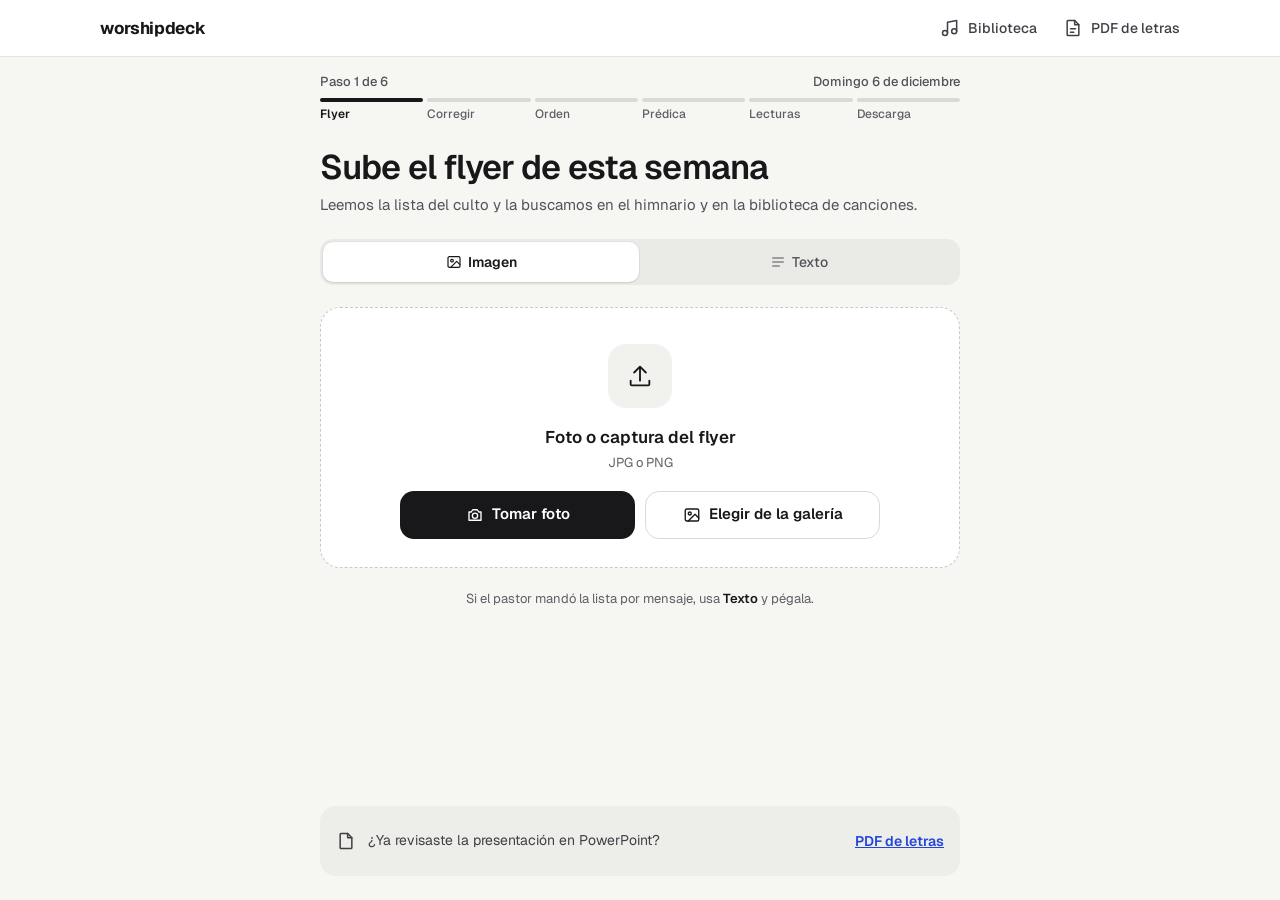
<file: web/index.html>
<!doctype html>
<html lang="es">
<head>
<meta charset="utf-8">
<meta name="viewport" content="width=device-width, initial-scale=1">
<title>worshipdeck</title>
<link rel="preconnect" href="https://fonts.googleapis.com">
<link rel="preconnect" href="https://fonts.gstatic.com" crossorigin>
<link rel="stylesheet" href="https://fonts.googleapis.com/css2?family=Geist:wght@400;500;600;700&family=Oswald:wght@500;600&display=swap">
<link rel="stylesheet" href="app.css">
</head>
<body>
<div class="wd" style="min-height: 100vh; display: flex; flex-direction: column; background: #F6F6F3">
  <header style="background: #FFFFFF; border-bottom: 1px solid #E3E3DF">
    <div class="wrap-wide" style="display: flex; align-items: center; justify-content: space-between; padding: 6px 8px 6px 20px">
      <a href="#/flyer" style="font: 700 17px/1 var(--g); letter-spacing: -0.02em; color: #18181B; text-decoration: none">worshipdeck</a>
      <nav style="display: flex; gap: 2px" aria-label="Secciones">
        <a class="icon-btn nav-a" href="#/biblioteca" aria-label="Biblioteca de canciones"><svg width="20" height="20" viewBox="0 0 24 24" fill="none" stroke="currentColor" stroke-width="1.8" stroke-linecap="round" stroke-linejoin="round" aria-hidden="true"><path d="M9 18V5l11-2v13"></path><circle cx="6" cy="18" r="3"></circle><circle cx="17" cy="16" r="3"></circle></svg><span class="navlabel">Biblioteca</span></a>
        <a class="icon-btn nav-a" href="#/letras" aria-label="PDF de letras"><svg width="20" height="20" viewBox="0 0 24 24" fill="none" stroke="currentColor" stroke-width="1.8" stroke-linecap="round" stroke-linejoin="round" aria-hidden="true"><path d="M14 3H6a1 1 0 0 0-1 1v16a1 1 0 0 0 1 1h12a1 1 0 0 0 1-1V8z"></path><path d="M14 3v5h5"></path><path d="M9 13h6M9 17h4"></path></svg><span class="navlabel">PDF de letras</span></a>
      </nav>
    </div>
  </header>
  <div id="app" style="flex: 1; display: flex; flex-direction: column"></div>
</div>
<script src="app.js"></script>
</body>
</html>
</file>
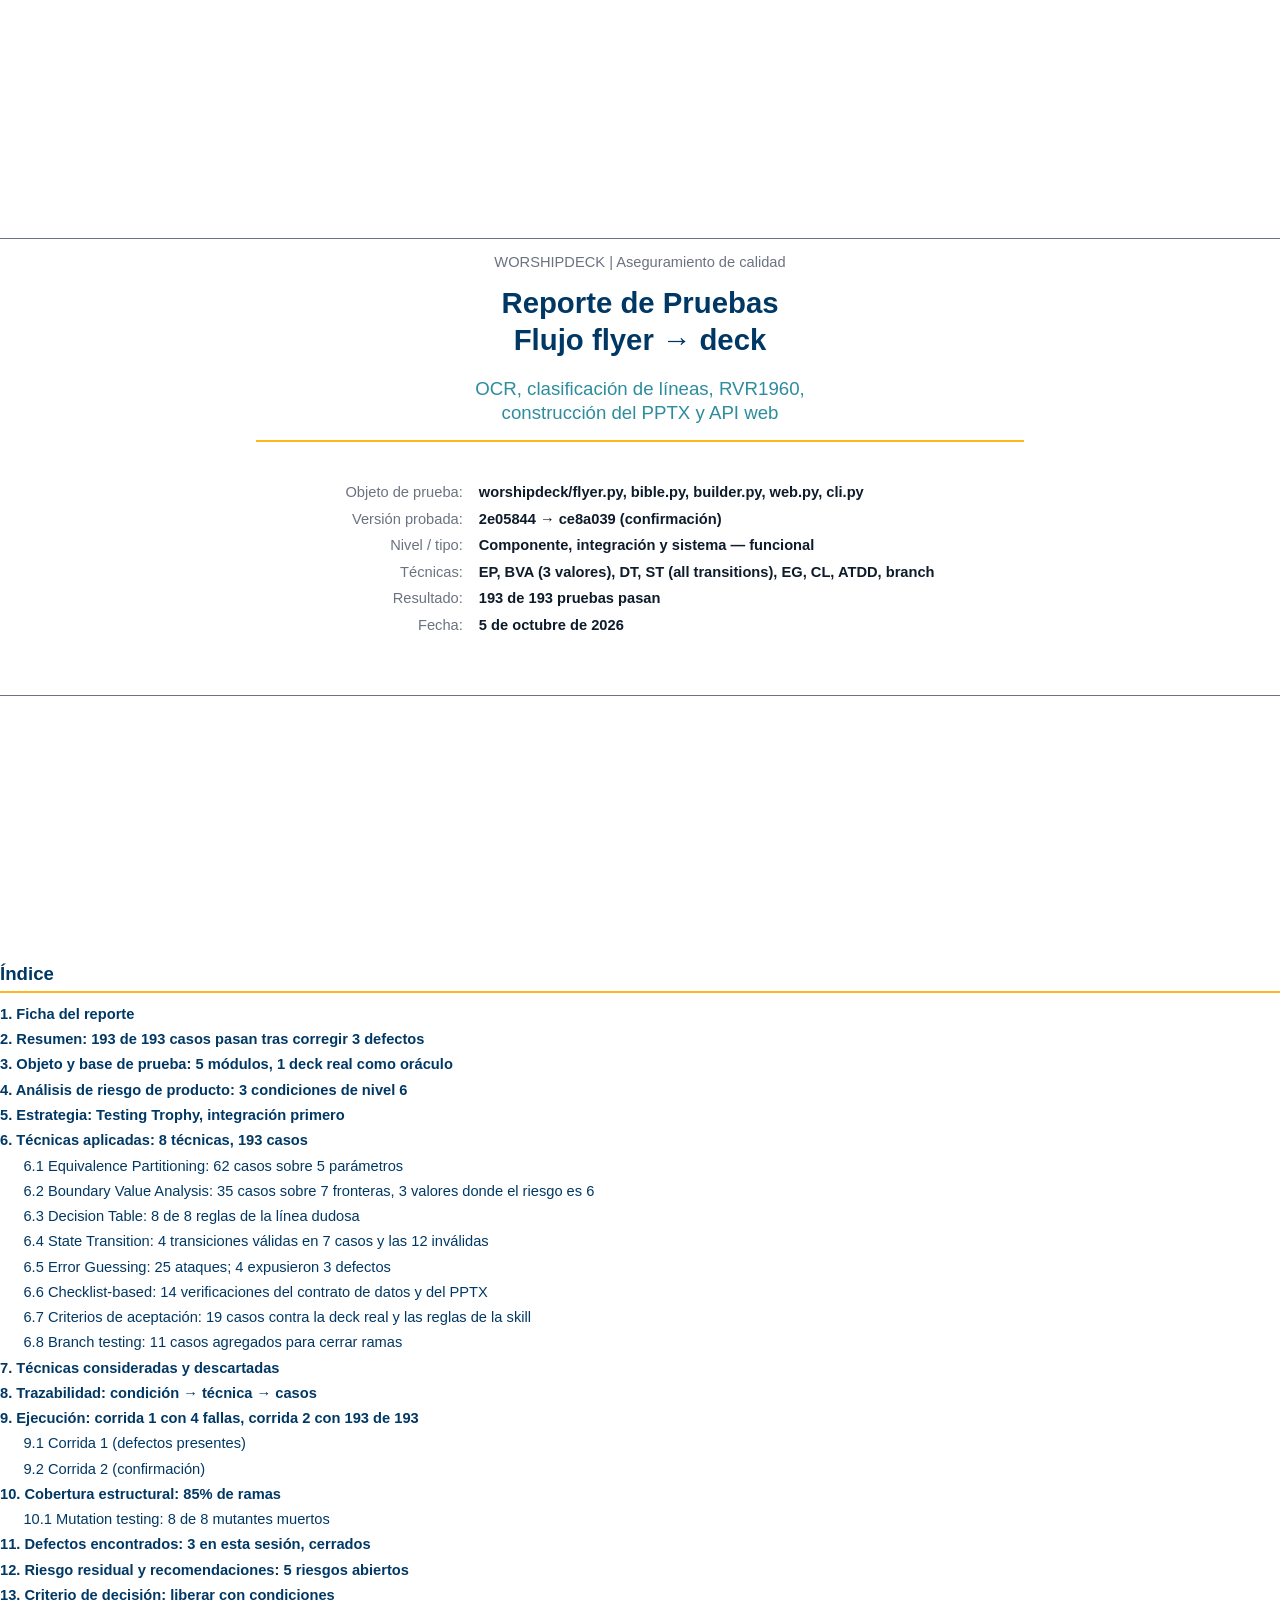
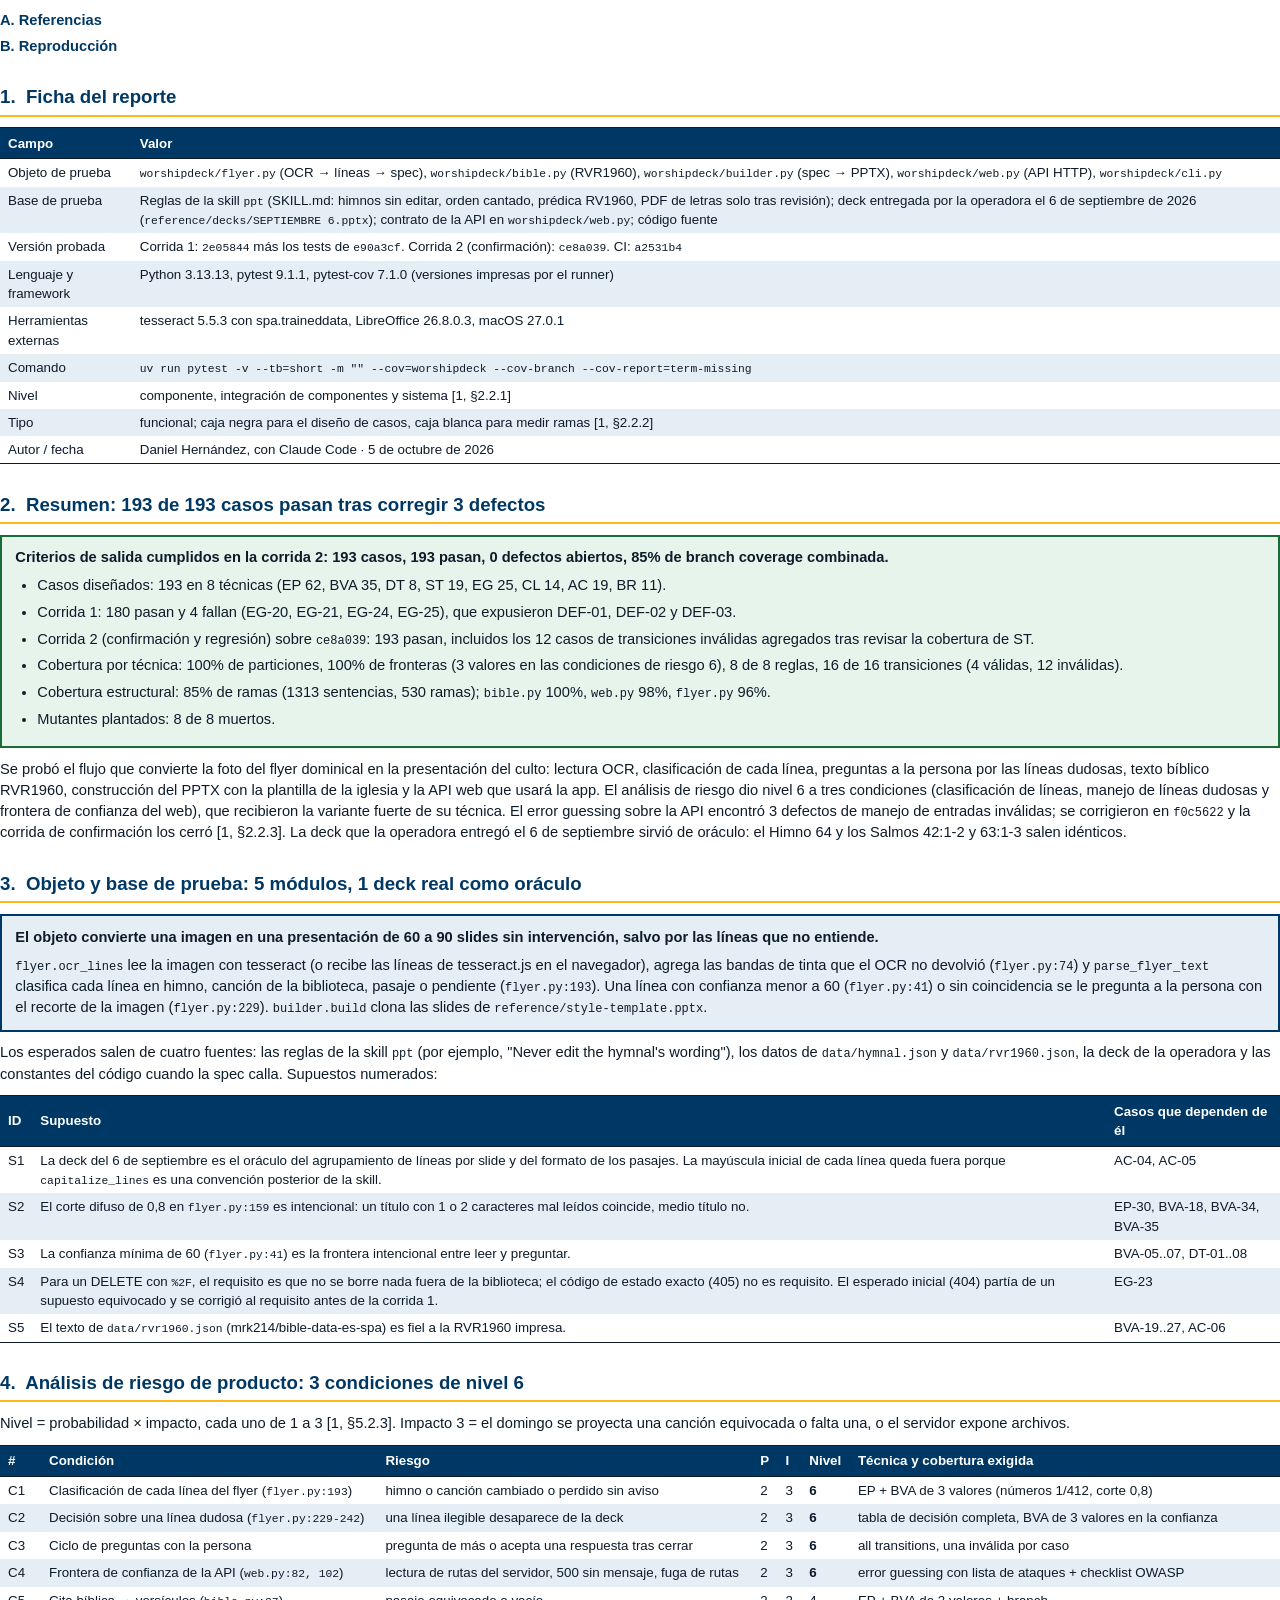
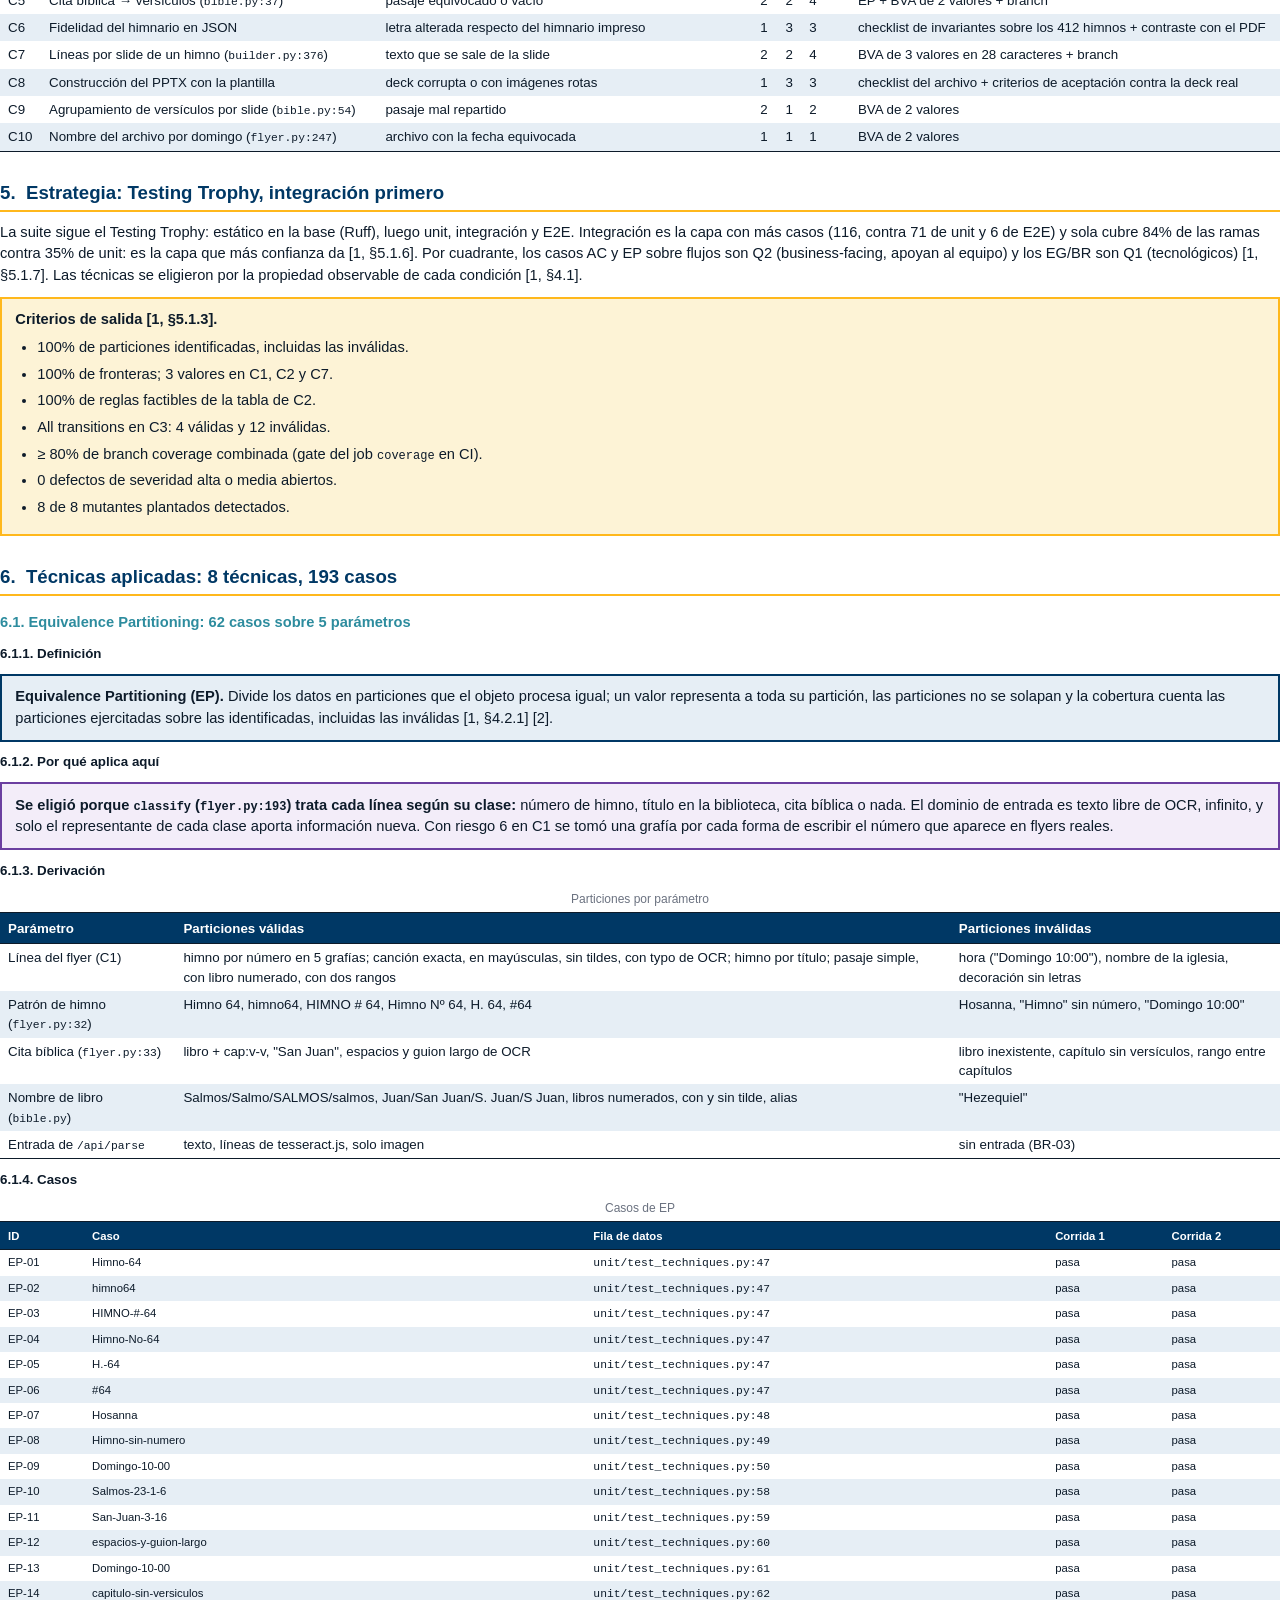
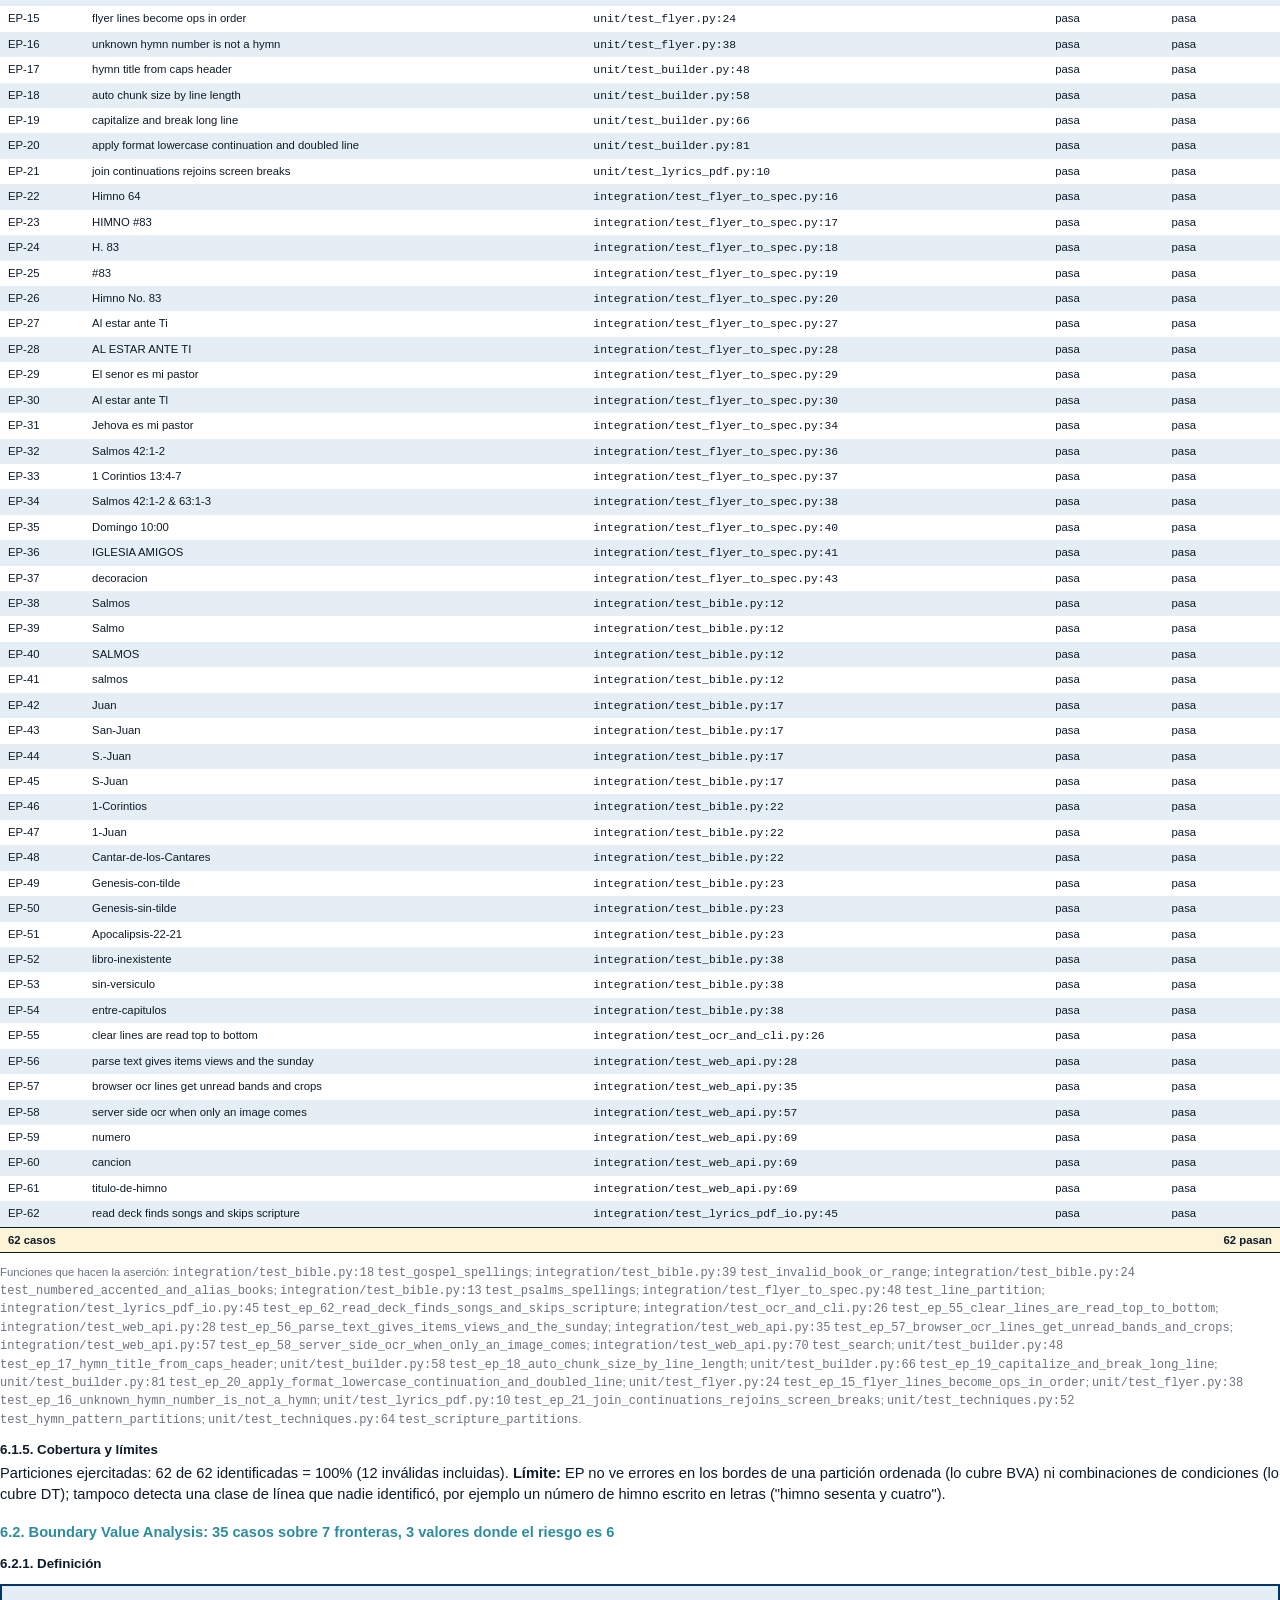
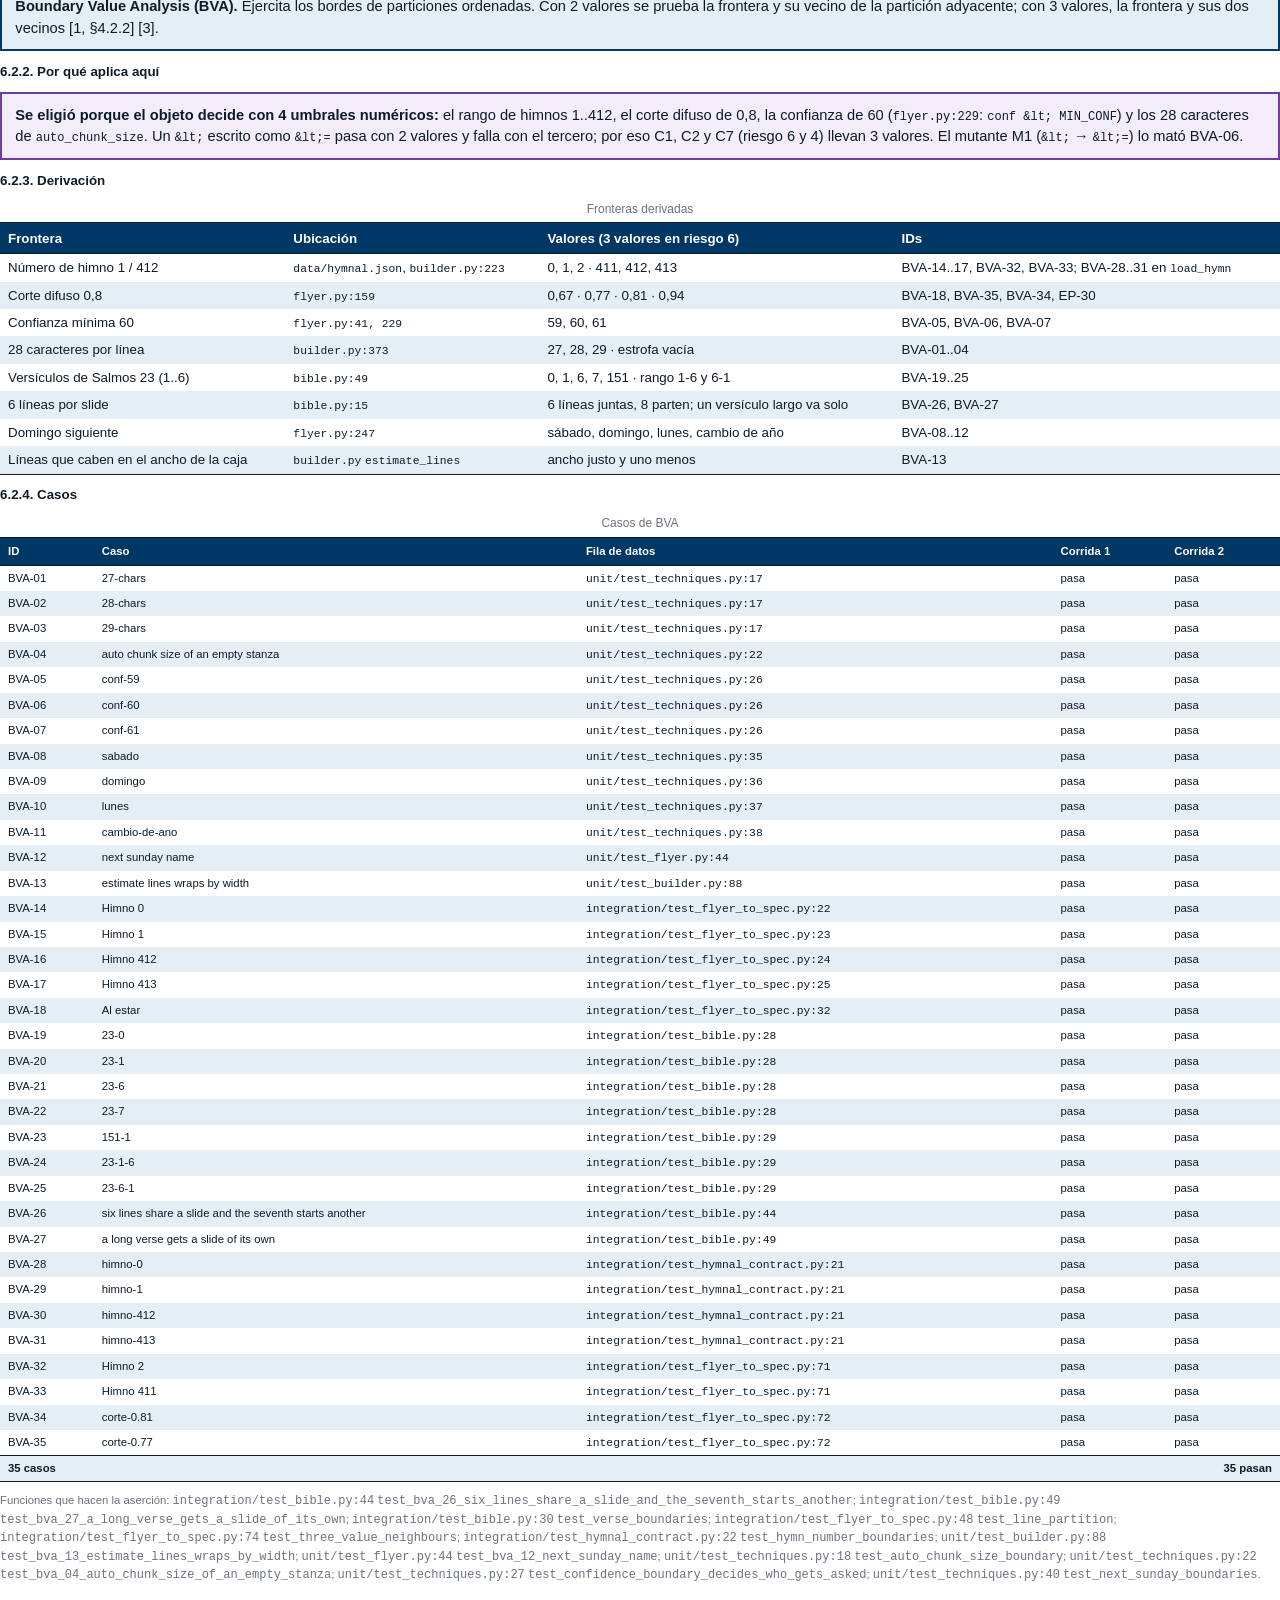
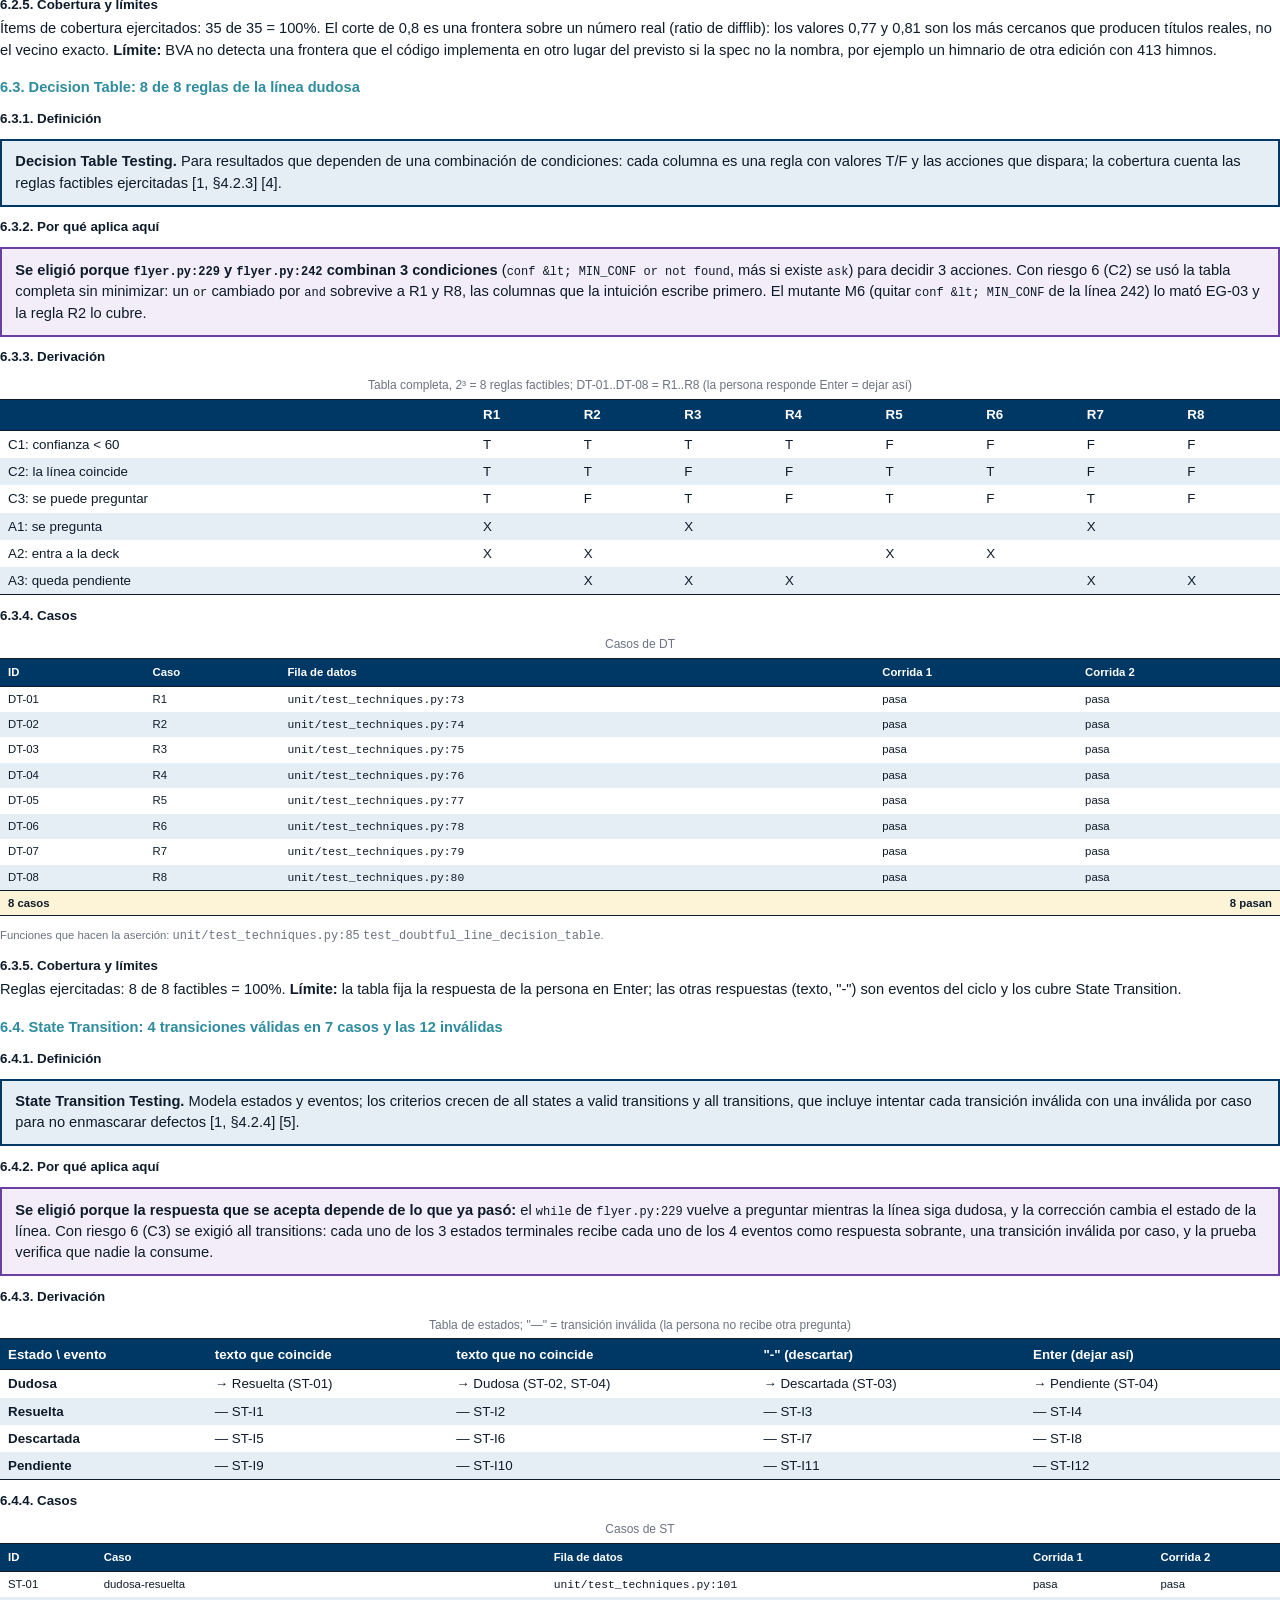
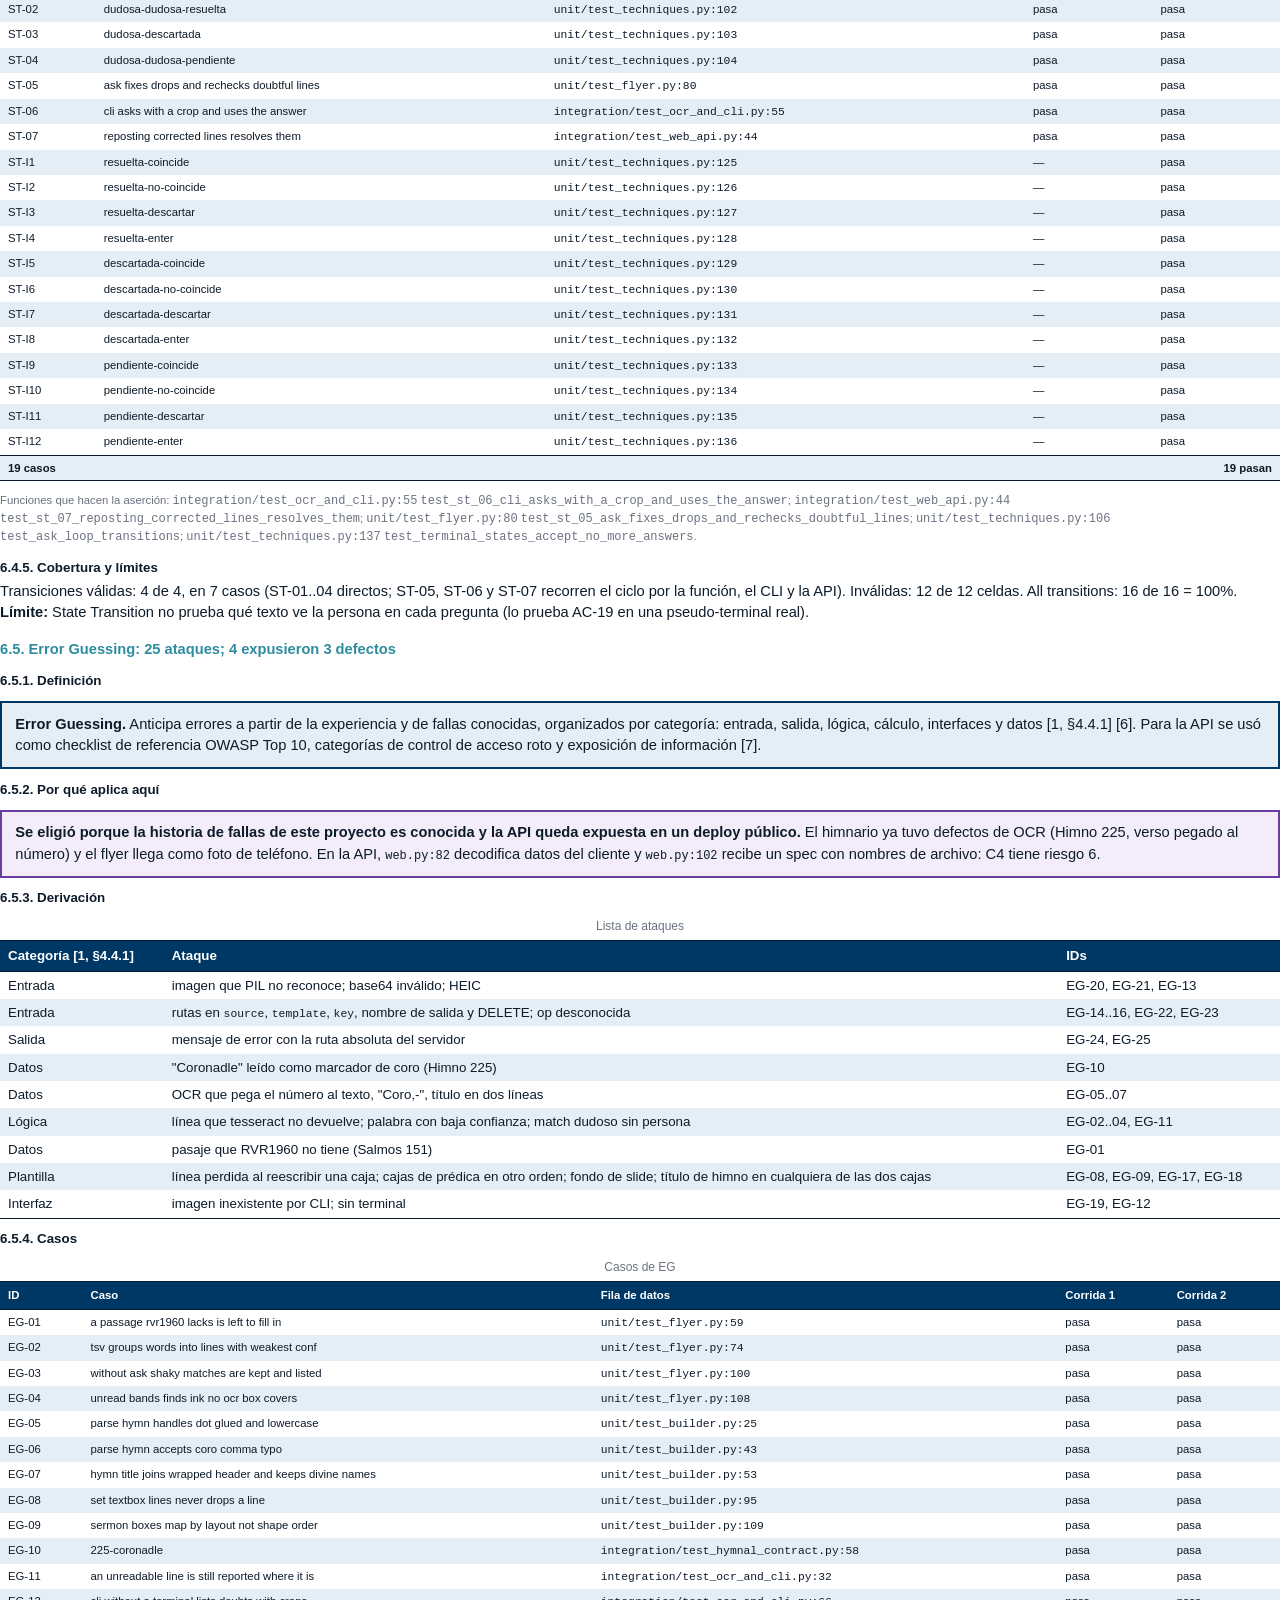
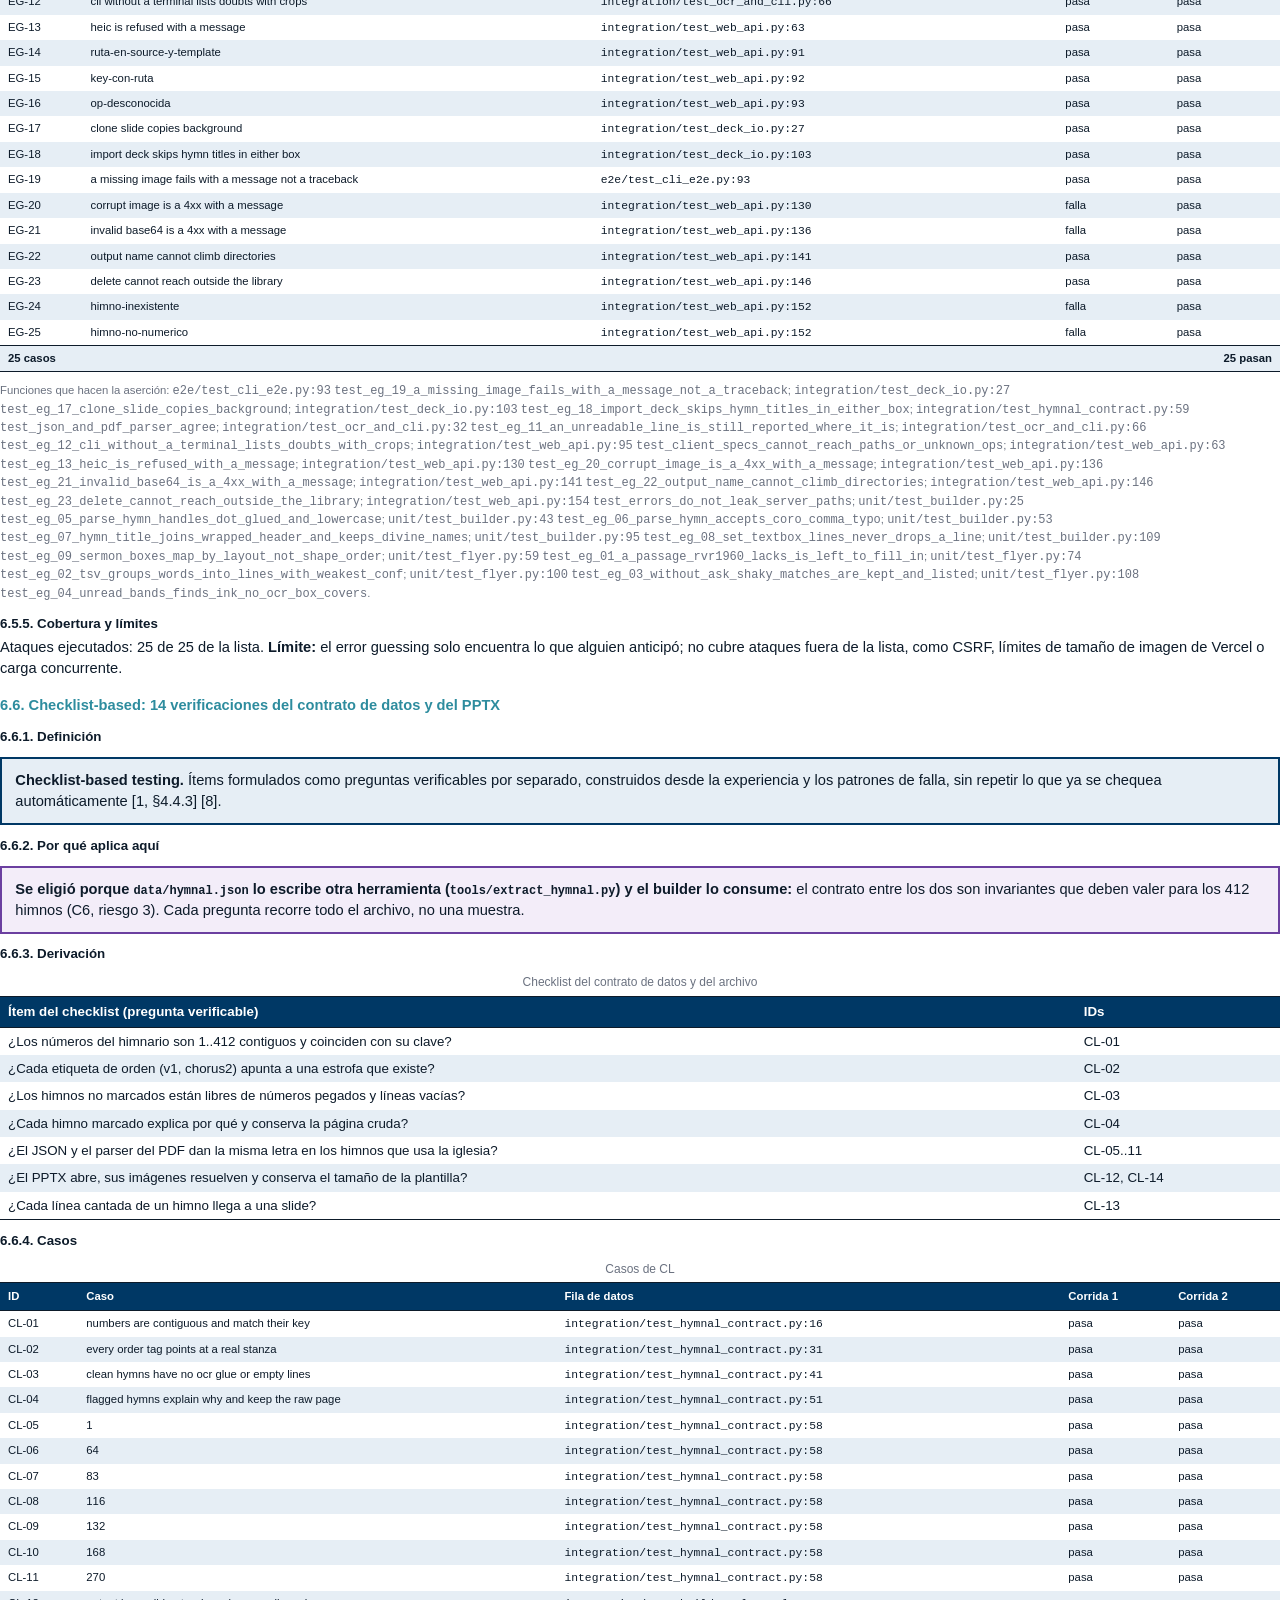
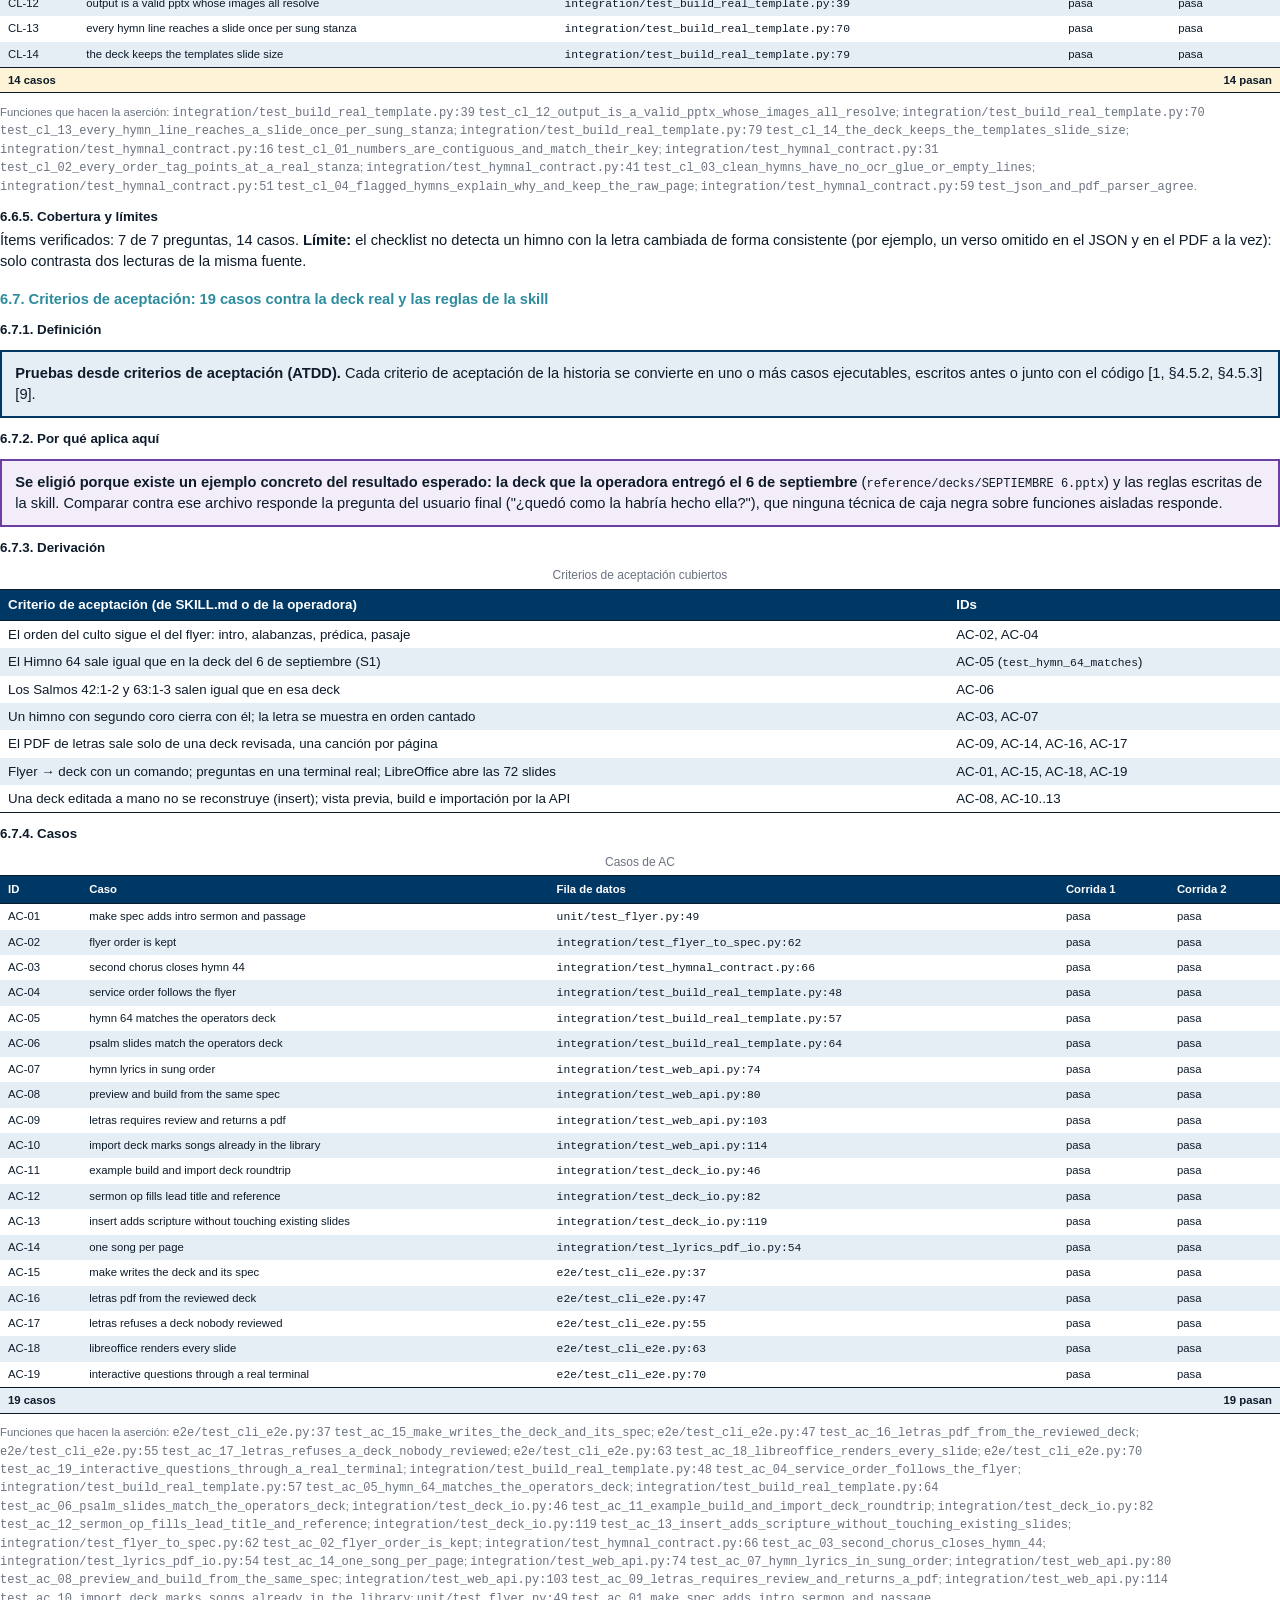
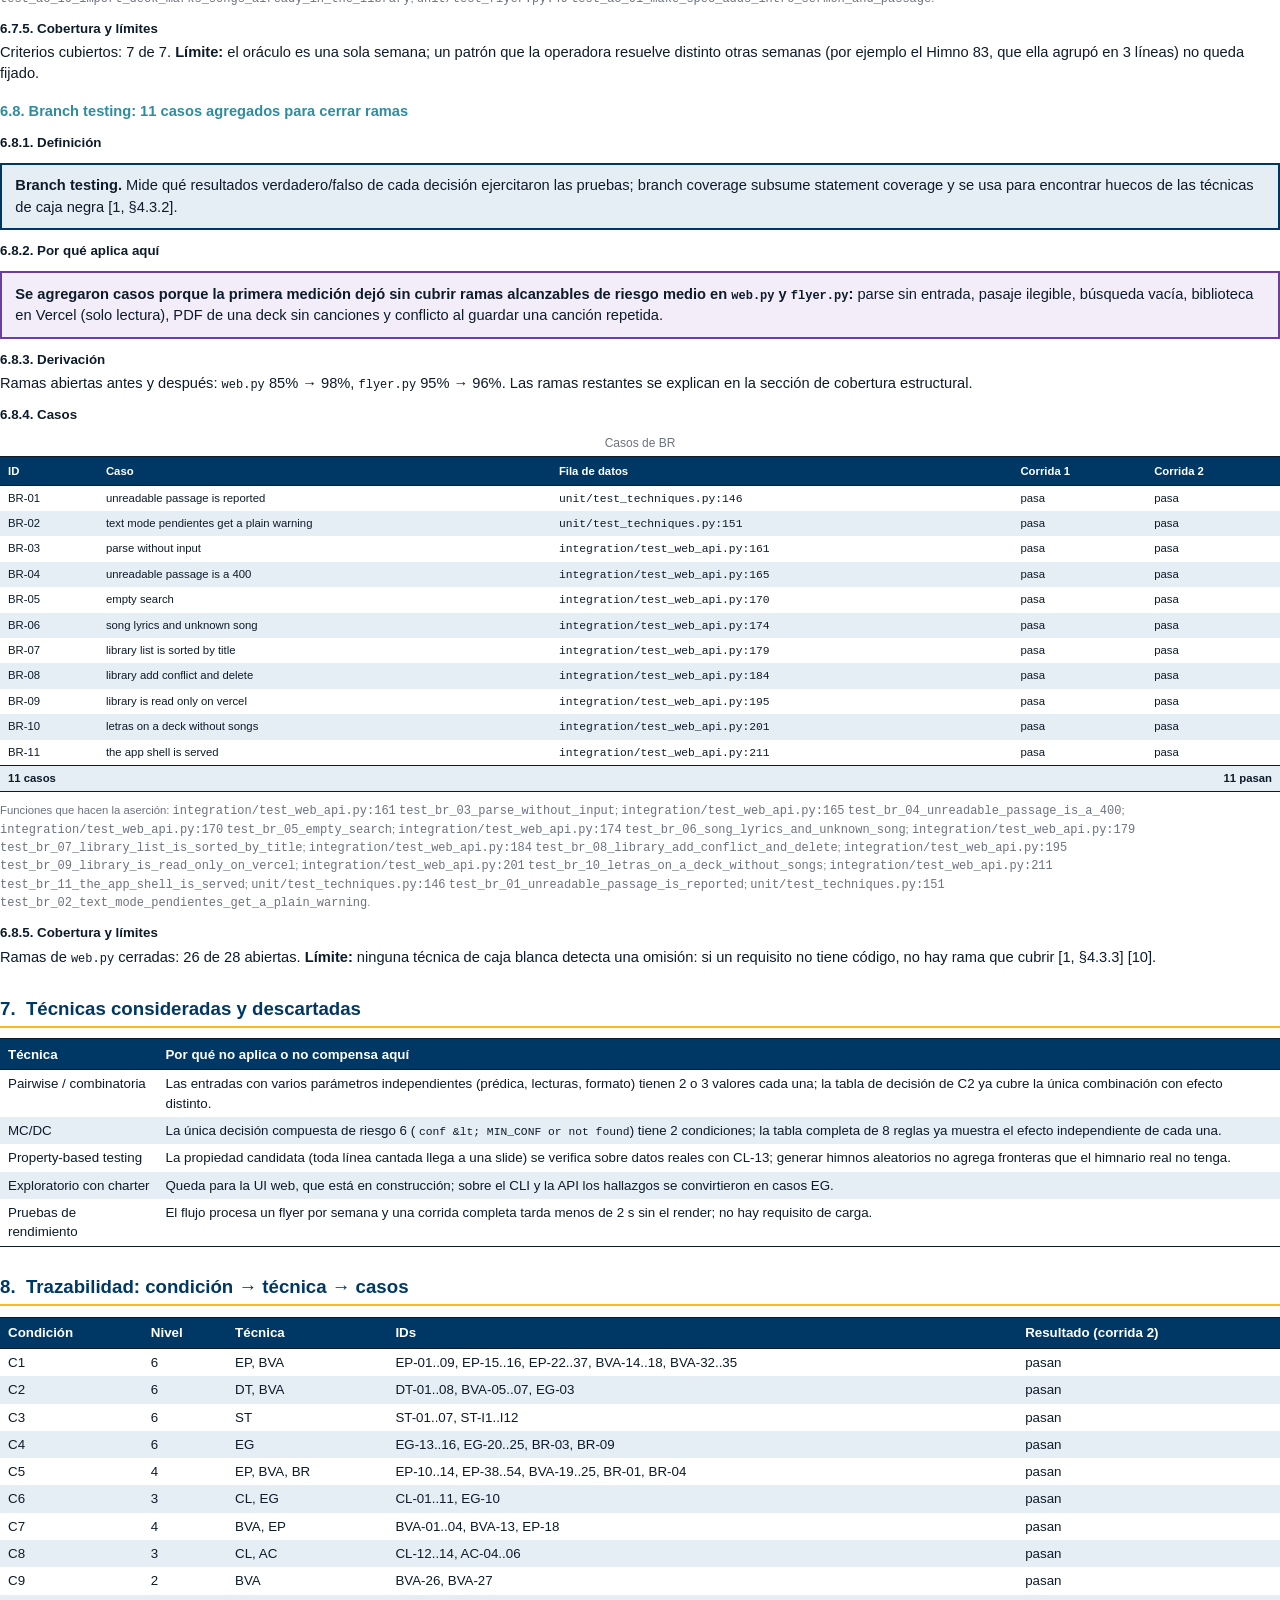
<file: reportes-pruebas/2026-10-05-flujo-flyer-a-deck/reporte.html>
<!doctype html>
<html lang="es">
<head>
<meta charset="utf-8">
<title>Reporte de Pruebas — worshipdeck: flujo flyer a deck</title>
<style>
:root {
  --primario: #003865; --secundario: #2D8C9E; --digital: #00C1D4;
  --acento: #FFB81C; --acento-claro: #FDF3D6; --primario-claro: #E6EEF5;
  --texto: #0D1B2A; --gris: #6B7280; --linea: #D1D5DB;
  --verde: #1A6B3A; --verde-claro: #E6F4EC;
  --rojo: #C0392B; --rojo-claro: #FDEDEC;
  --morado: #6B3FA0; --morado-claro: #F3EDF9;
}
* { box-sizing: border-box; -webkit-print-color-adjust: exact; print-color-adjust: exact; }
@page {
  size: A4; margin: 2.5cm 2.8cm;
  @top-left  { content: "worshipdeck  |  Reporte de Pruebas"; font: 9pt Helvetica, Arial, sans-serif; color: #6B7280; vertical-align: bottom; padding-bottom: 4pt; border-bottom: 0.4pt solid #003865; }
  @top-right { content: "Flujo flyer → deck · 2026"; font: 9pt Helvetica, Arial, sans-serif; color: #6B7280; vertical-align: bottom; padding-bottom: 4pt; border-bottom: 0.4pt solid #003865; }
  @bottom-center { content: counter(page); font: 9pt Helvetica, Arial, sans-serif; color: #6B7280; }
}
@page :first { @top-left { content: none; border: 0; } @top-right { content: none; border: 0; } @bottom-center { content: none; } }
html { font: 11pt/1.45 Helvetica, Arial, sans-serif; color: var(--texto); }
body { margin: 0; background: #fff; counter-reset: sec; }
p { margin: 0 0 5pt; }
ul, ol { margin: 0 0 6pt; padding-left: 1.5em; }
li { margin-bottom: 4pt; }
code, pre { font-family: "Courier New", Courier, monospace; font-size: 9pt; }
pre { background: var(--primario-claro); padding: 8pt 10pt; white-space: pre-wrap; word-break: break-word; break-inside: avoid; }
pre.salida { break-inside: auto; font-size: 7.5pt; line-height: 1.3; }
a { color: var(--primario); text-decoration: none; }
sup.cita { color: var(--secundario); }

.portada { height: 24.7cm; display: flex; flex-direction: column; justify-content: center; text-align: center; break-after: page; }
.portada hr { border: 0; border-top: 0.5pt solid var(--gris); width: 100%; margin: 0; }
.portada .org { font-size: 11pt; color: var(--gris); margin: 10pt 0 8pt; }
.portada h1 { font-size: 22pt; line-height: 28pt; color: var(--primario); margin: 0 0 14pt; }
.portada .sub { font-size: 14pt; line-height: 18pt; color: var(--secundario); margin-bottom: 11pt; }
.portada .regla-acento { width: 60%; height: 1.5pt; background: var(--acento); margin: 0 auto 28pt; }
.ficha-portada { margin: 0 auto 42pt; border-collapse: collapse; text-align: left; }
.ficha-portada td { padding: 2pt 6pt; vertical-align: top; }
.ficha-portada td:first-child { color: var(--gris); text-align: right; white-space: nowrap; }
.ficha-portada td:last-child { font-weight: bold; }

nav.indice { break-after: page; }
nav.indice h2 { counter-increment: none; }
nav.indice h2::before { content: none; }
nav.indice ol { list-style: none; padding: 0; margin: 0; }
nav.indice li { margin: 3pt 0; }
nav.indice li li { margin-left: 1.6em; }
nav.indice > ol > li > a { font-weight: bold; }

h2 { counter-increment: sec; counter-reset: sub; font-size: 14pt; color: var(--primario); margin: 20pt 0 8pt; padding-bottom: 3pt; border-bottom: 2pt solid var(--acento); break-after: avoid; }
h2::before { content: counter(sec) ".\00a0\00a0"; }
h3 { counter-increment: sub; counter-reset: subsub; font-size: 11pt; color: var(--secundario); margin: 12pt 0 4pt; break-after: avoid; }
h3::before { content: counter(sec) "." counter(sub) ".\00a0"; }
h4 { counter-increment: subsub; font-size: 10pt; color: var(--texto); margin: 8pt 0 3pt; break-after: avoid; }
h4::before { content: counter(sec) "." counter(sub) "." counter(subsub) ".\00a0"; }
.apendices { counter-reset: sec; }
.apendices h2::before { content: counter(sec, upper-alpha) ".\00a0\00a0"; }
.apendices h3::before { content: counter(sec, upper-alpha) "." counter(sub) ".\00a0"; }

.caja { padding: 8pt 10pt; margin: 8pt 0; border: 2pt solid; break-inside: avoid; }
.caja > :last-child { margin-bottom: 0; }
.caja.azul   { background: var(--primario-claro); border-color: var(--primario); }
.caja.dorada { background: var(--acento-claro);   border-color: var(--acento); }
.caja.verde  { background: var(--verde-claro);    border-color: var(--verde); }
.caja.roja   { background: var(--rojo-claro);     border-color: var(--rojo); }
.caja.morada { background: var(--morado-claro);   border-color: var(--morado); }

table.t { width: 100%; border-collapse: collapse; margin: 8pt 0; font-size: 10pt; border-top: 1pt solid var(--texto); border-bottom: 1pt solid var(--texto); }
table.t.compacta { font-size: 8.5pt; }
table.t caption { caption-side: top; font-size: 9pt; color: var(--gris); padding-bottom: 3pt; }
table.t th { background: var(--primario); color: #fff; text-align: left; padding: 4pt 6pt; border-bottom: 0.6pt solid var(--texto); }
table.t td { padding: 3pt 6pt; vertical-align: top; }
table.t tbody tr:nth-child(even) td { background: var(--primario-claro); }
table.t tr { break-inside: avoid; }
table.t tr.total td { background: var(--acento-claro); font-weight: bold; border-top: 0.6pt solid var(--texto); }
table.t .num { text-align: right; white-space: nowrap; }
table.t td code { font-size: 8.5pt; }
tr.ok td  { background: var(--verde-claro) !important; }  tr.ok td:first-child  { color: var(--verde); font-weight: bold; }
tr.adv td { background: var(--acento-claro) !important; } tr.adv td:first-child { color: #9A6B00; font-weight: bold; }
tr.mal td { background: var(--rojo-claro) !important; }   tr.mal td:first-child  { color: var(--rojo); font-weight: bold; }
.nota { font-size: 8.5pt; color: var(--gris); }
.referencias li { font-size: 9.5pt; margin-bottom: 3pt; }
</style>
</head>
<body>
<section class="portada">
  <hr>
  <div class="org">WORSHIPDECK | Aseguramiento de calidad</div>
  <h1>Reporte de Pruebas<br>Flujo flyer → deck</h1>
  <div class="sub">OCR, clasificación de líneas, RVR1960,<br>construcción del PPTX y API web</div>
  <div class="regla-acento"></div>
  <table class="ficha-portada">
    <tr><td>Objeto de prueba:</td><td>worshipdeck/flyer.py, bible.py, builder.py, web.py, cli.py</td></tr>
    <tr><td>Versión probada:</td><td>2e05844 → ce8a039 (confirmación)</td></tr>
    <tr><td>Nivel / tipo:</td><td>Componente, integración y sistema — funcional</td></tr>
    <tr><td>Técnicas:</td><td>EP, BVA (3 valores), DT, ST (all transitions), EG, CL, ATDD, branch</td></tr>
    <tr><td>Resultado:</td><td>193 de 193 pruebas pasan</td></tr>
    <tr><td>Fecha:</td><td>5 de octubre de 2026</td></tr>
  </table>
  <hr>
</section>
<nav class="indice">
  <h2>Índice</h2>
  <ol id="indice"></ol>
</nav>
<main>
<h2 id="ficha">Ficha del reporte</h2>
<table class="t"><thead><tr><th>Campo</th><th>Valor</th></tr></thead><tbody><tr><td>Objeto de prueba</td><td><code>worshipdeck/flyer.py</code> (OCR → líneas → spec), <code>worshipdeck/bible.py</code> (RVR1960), <code>worshipdeck/builder.py</code> (spec → PPTX), <code>worshipdeck/web.py</code> (API HTTP), <code>worshipdeck/cli.py</code></td></tr><tr><td>Base de prueba</td><td>Reglas de la skill <code>ppt</code> (SKILL.md: himnos sin editar, orden cantado, prédica RV1960, PDF de letras solo tras revisión); deck entregada por la operadora el 6 de septiembre de 2026 (<code>reference/decks/SEPTIEMBRE 6.pptx</code>); contrato de la API en <code>worshipdeck/web.py</code>; código fuente</td></tr><tr><td>Versión probada</td><td>Corrida 1: <code>2e05844</code> más los tests de <code>e90a3cf</code>. Corrida 2 (confirmación): <code>ce8a039</code>. CI: <code>a2531b4</code></td></tr><tr><td>Lenguaje y framework</td><td>Python 3.13.13, pytest 9.1.1, pytest-cov 7.1.0 (versiones impresas por el runner)</td></tr><tr><td>Herramientas externas</td><td>tesseract 5.5.3 con spa.traineddata, LibreOffice 26.8.0.3, macOS 27.0.1</td></tr><tr><td>Comando</td><td><code>uv run pytest -v --tb=short -m &quot;&quot; --cov=worshipdeck --cov-branch --cov-report=term-missing</code></td></tr><tr><td>Nivel</td><td>componente, integración de componentes y sistema [1, §2.2.1]</td></tr><tr><td>Tipo</td><td>funcional; caja negra para el diseño de casos, caja blanca para medir ramas [1, §2.2.2]</td></tr><tr><td>Autor / fecha</td><td>Daniel Hernández, con Claude Code · 5 de octubre de 2026</td></tr></tbody></table>
<h2 id="resumen">Resumen: 193 de 193 casos pasan tras corregir 3 defectos</h2>
<div class="caja verde"><p><b>Criterios de salida cumplidos en la corrida 2: 193 casos, 193 pasan, 0 defectos abiertos, 85% de branch coverage combinada.</b></p>
<ul><li>Casos diseñados: 193 en 8 técnicas (EP 62, BVA 35, DT 8, ST 19, EG 25, CL 14, AC 19, BR 11).</li>
<li>Corrida 1: 180 pasan y 4 fallan (EG-20, EG-21, EG-24, EG-25), que expusieron DEF-01, DEF-02 y DEF-03.</li>
<li>Corrida 2 (confirmación y regresión) sobre <code>ce8a039</code>: 193 pasan, incluidos los 12 casos de transiciones inválidas agregados tras revisar la cobertura de ST.</li>
<li>Cobertura por técnica: 100% de particiones, 100% de fronteras (3 valores en las condiciones de riesgo 6), 8 de 8 reglas, 16 de 16 transiciones (4 válidas, 12 inválidas).</li>
<li>Cobertura estructural: 85% de ramas (1313 sentencias, 530 ramas); <code>bible.py</code> 100%, <code>web.py</code> 98%, <code>flyer.py</code> 96%.</li>
<li>Mutantes plantados: 8 de 8 muertos.</li></ul></div>
<p>Se probó el flujo que convierte la foto del flyer dominical en la presentación del culto: lectura OCR, clasificación de cada línea, preguntas a la persona por las líneas dudosas, texto bíblico RVR1960, construcción del PPTX con la plantilla de la iglesia y la API web que usará la app. El análisis de riesgo dio nivel 6 a tres condiciones (clasificación de líneas, manejo de líneas dudosas y frontera de confianza del web), que recibieron la variante fuerte de su técnica. El error guessing sobre la API encontró 3 defectos de manejo de entradas inválidas; se corrigieron en <code>f0c5622</code> y la corrida de confirmación los cerró [1, §2.2.3]. La deck que la operadora entregó el 6 de septiembre sirvió de oráculo: el Himno 64 y los Salmos 42:1-2 y 63:1-3 salen idénticos.</p>
<h2 id="objeto">Objeto y base de prueba: 5 módulos, 1 deck real como oráculo</h2>
<div class="caja azul"><p><b>El objeto convierte una imagen en una presentación de 60 a 90 slides sin intervención, salvo por las líneas que no entiende.</b></p>
<p><code>flyer.ocr_lines</code> lee la imagen con tesseract (o recibe las líneas de tesseract.js en el navegador), agrega las bandas de tinta que el OCR no devolvió (<code>flyer.py:74</code>) y <code>parse_flyer_text</code> clasifica cada línea en himno, canción de la biblioteca, pasaje o pendiente (<code>flyer.py:193</code>). Una línea con confianza menor a 60 (<code>flyer.py:41</code>) o sin coincidencia se le pregunta a la persona con el recorte de la imagen (<code>flyer.py:229</code>). <code>builder.build</code> clona las slides de <code>reference/style-template.pptx</code>.</p></div>
<p>Los esperados salen de cuatro fuentes: las reglas de la skill <code>ppt</code> (por ejemplo, "Never edit the hymnal's wording"), los datos de <code>data/hymnal.json</code> y <code>data/rvr1960.json</code>, la deck de la operadora y las constantes del código cuando la spec calla. Supuestos numerados:</p>
<table class="t"><thead><tr><th>ID</th><th>Supuesto</th><th>Casos que dependen de él</th></tr></thead><tbody><tr><td>S1</td><td>La deck del 6 de septiembre es el oráculo del agrupamiento de líneas por slide y del formato de los pasajes. La mayúscula inicial de cada línea queda fuera porque <code>capitalize_lines</code> es una convención posterior de la skill.</td><td>AC-04, AC-05</td></tr><tr><td>S2</td><td>El corte difuso de 0,8 en <code>flyer.py:159</code> es intencional: un título con 1 o 2 caracteres mal leídos coincide, medio título no.</td><td>EP-30, BVA-18, BVA-34, BVA-35</td></tr><tr><td>S3</td><td>La confianza mínima de 60 (<code>flyer.py:41</code>) es la frontera intencional entre leer y preguntar.</td><td>BVA-05..07, DT-01..08</td></tr><tr><td>S4</td><td>Para un DELETE con <code>%2F</code>, el requisito es que no se borre nada fuera de la biblioteca; el código de estado exacto (405) no es requisito. El esperado inicial (404) partía de un supuesto equivocado y se corrigió al requisito antes de la corrida 1.</td><td>EG-23</td></tr><tr><td>S5</td><td>El texto de <code>data/rvr1960.json</code> (mrk214/bible-data-es-spa) es fiel a la RVR1960 impresa.</td><td>BVA-19..27, AC-06</td></tr></tbody></table>
<h2 id="riesgo">Análisis de riesgo de producto: 3 condiciones de nivel 6</h2>
<p>Nivel = probabilidad × impacto, cada uno de 1 a 3 [1, §5.2.3]. Impacto 3 = el domingo se proyecta una canción equivocada o falta una, o el servidor expone archivos.</p>
<table class="t"><thead><tr><th>#</th><th>Condición</th><th>Riesgo</th><th>P</th><th>I</th><th>Nivel</th><th>Técnica y cobertura exigida</th></tr></thead><tbody><tr><td>C1</td><td>Clasificación de cada línea del flyer (<code>flyer.py:193</code>)</td><td>himno o canción cambiado o perdido sin aviso</td><td>2</td><td>3</td><td><b>6</b></td><td>EP + BVA de 3 valores (números 1/412, corte 0,8)</td></tr><tr><td>C2</td><td>Decisión sobre una línea dudosa (<code>flyer.py:229-242</code>)</td><td>una línea ilegible desaparece de la deck</td><td>2</td><td>3</td><td><b>6</b></td><td>tabla de decisión completa, BVA de 3 valores en la confianza</td></tr><tr><td>C3</td><td>Ciclo de preguntas con la persona</td><td>pregunta de más o acepta una respuesta tras cerrar</td><td>2</td><td>3</td><td><b>6</b></td><td>all transitions, una inválida por caso</td></tr><tr><td>C4</td><td>Frontera de confianza de la API (<code>web.py:82, 102</code>)</td><td>lectura de rutas del servidor, 500 sin mensaje, fuga de rutas</td><td>2</td><td>3</td><td><b>6</b></td><td>error guessing con lista de ataques + checklist OWASP</td></tr><tr><td>C5</td><td>Cita bíblica → versículos (<code>bible.py:37</code>)</td><td>pasaje equivocado o vacío</td><td>2</td><td>2</td><td>4</td><td>EP + BVA de 2 valores + branch</td></tr><tr><td>C6</td><td>Fidelidad del himnario en JSON</td><td>letra alterada respecto del himnario impreso</td><td>1</td><td>3</td><td>3</td><td>checklist de invariantes sobre los 412 himnos + contraste con el PDF</td></tr><tr><td>C7</td><td>Líneas por slide de un himno (<code>builder.py:376</code>)</td><td>texto que se sale de la slide</td><td>2</td><td>2</td><td>4</td><td>BVA de 3 valores en 28 caracteres + branch</td></tr><tr><td>C8</td><td>Construcción del PPTX con la plantilla</td><td>deck corrupta o con imágenes rotas</td><td>1</td><td>3</td><td>3</td><td>checklist del archivo + criterios de aceptación contra la deck real</td></tr><tr><td>C9</td><td>Agrupamiento de versículos por slide (<code>bible.py:54</code>)</td><td>pasaje mal repartido</td><td>2</td><td>1</td><td>2</td><td>BVA de 2 valores</td></tr><tr><td>C10</td><td>Nombre del archivo por domingo (<code>flyer.py:247</code>)</td><td>archivo con la fecha equivocada</td><td>1</td><td>1</td><td>1</td><td>BVA de 2 valores</td></tr></tbody></table>
<h2 id="estrategia">Estrategia: Testing Trophy, integración primero</h2>
<p>La suite sigue el Testing Trophy: estático en la base (Ruff), luego unit, integración y E2E. Integración es la capa con más casos (116, contra 71 de unit y 6 de E2E) y sola cubre 84% de las ramas contra 35% de unit: es la capa que más confianza da [1, §5.1.6]. Por cuadrante, los casos AC y EP sobre flujos son Q2 (business-facing, apoyan al equipo) y los EG/BR son Q1 (tecnológicos) [1, §5.1.7]. Las técnicas se eligieron por la propiedad observable de cada condición [1, §4.1].</p>
<div class="caja dorada"><p><b>Criterios de salida [1, §5.1.3].</b></p><ul>
<li>100% de particiones identificadas, incluidas las inválidas.</li>
<li>100% de fronteras; 3 valores en C1, C2 y C7.</li>
<li>100% de reglas factibles de la tabla de C2.</li>
<li>All transitions en C3: 4 válidas y 12 inválidas.</li>
<li>≥ 80% de branch coverage combinada (gate del job <code>coverage</code> en CI).</li>
<li>0 defectos de severidad alta o media abiertos.</li>
<li>8 de 8 mutantes plantados detectados.</li></ul></div>
<h2 id="tecnicas">Técnicas aplicadas: 8 técnicas, 193 casos</h2>
<h3>Equivalence Partitioning: 62 casos sobre 5 parámetros</h3><h4>Definición</h4><div class="caja azul"><p><b>Equivalence Partitioning (EP).</b> Divide los datos en particiones que el objeto procesa igual; un valor representa a toda su partición, las particiones no se solapan y la cobertura cuenta las particiones ejercitadas sobre las identificadas, incluidas las inválidas [1, §4.2.1] [2].</p></div><h4>Por qué aplica aquí</h4><div class="caja morada"><p><b>Se eligió porque <code>classify</code> (<code>flyer.py:193</code>) trata cada línea según su clase:</b> número de himno, título en la biblioteca, cita bíblica o nada. El dominio de entrada es texto libre de OCR, infinito, y solo el representante de cada clase aporta información nueva. Con riesgo 6 en C1 se tomó una grafía por cada forma de escribir el número que aparece en flyers reales.</p></div><h4>Derivación</h4><table class="t"><caption>Particiones por parámetro</caption><thead><tr><th>Parámetro</th><th>Particiones válidas</th><th>Particiones inválidas</th></tr></thead><tbody><tr><td>Línea del flyer (C1)</td><td>himno por número en 5 grafías; canción exacta, en mayúsculas, sin tildes, con typo de OCR; himno por título; pasaje simple, con libro numerado, con dos rangos</td><td>hora ("Domingo 10:00"), nombre de la iglesia, decoración sin letras</td></tr><tr><td>Patrón de himno (<code>flyer.py:32</code>)</td><td>Himno 64, himno64, HIMNO # 64, Himno Nº 64, H. 64, #64</td><td>Hosanna, "Himno" sin número, "Domingo 10:00"</td></tr><tr><td>Cita bíblica (<code>flyer.py:33</code>)</td><td>libro + cap:v-v, "San Juan", espacios y guion largo de OCR</td><td>libro inexistente, capítulo sin versículos, rango entre capítulos</td></tr><tr><td>Nombre de libro (<code>bible.py</code>)</td><td>Salmos/Salmo/SALMOS/salmos, Juan/San Juan/S. Juan/S Juan, libros numerados, con y sin tilde, alias</td><td>"Hezequiel"</td></tr><tr><td>Entrada de <code>/api/parse</code></td><td>texto, líneas de tesseract.js, solo imagen</td><td>sin entrada (BR-03)</td></tr></tbody></table><h4>Casos</h4><table class="t compacta"><caption>Casos de EP</caption><thead><tr><th>ID</th><th>Caso</th><th>Fila de datos</th><th>Corrida 1</th><th>Corrida 2</th></tr></thead><tbody><tr><td>EP-01</td><td>Himno-64</td><td><code>unit/test_techniques.py:47</code></td><td>pasa</td><td>pasa</td></tr><tr><td>EP-02</td><td>himno64</td><td><code>unit/test_techniques.py:47</code></td><td>pasa</td><td>pasa</td></tr><tr><td>EP-03</td><td>HIMNO-#-64</td><td><code>unit/test_techniques.py:47</code></td><td>pasa</td><td>pasa</td></tr><tr><td>EP-04</td><td>Himno-No-64</td><td><code>unit/test_techniques.py:47</code></td><td>pasa</td><td>pasa</td></tr><tr><td>EP-05</td><td>H.-64</td><td><code>unit/test_techniques.py:47</code></td><td>pasa</td><td>pasa</td></tr><tr><td>EP-06</td><td>#64</td><td><code>unit/test_techniques.py:47</code></td><td>pasa</td><td>pasa</td></tr><tr><td>EP-07</td><td>Hosanna</td><td><code>unit/test_techniques.py:48</code></td><td>pasa</td><td>pasa</td></tr><tr><td>EP-08</td><td>Himno-sin-numero</td><td><code>unit/test_techniques.py:49</code></td><td>pasa</td><td>pasa</td></tr><tr><td>EP-09</td><td>Domingo-10-00</td><td><code>unit/test_techniques.py:50</code></td><td>pasa</td><td>pasa</td></tr><tr><td>EP-10</td><td>Salmos-23-1-6</td><td><code>unit/test_techniques.py:58</code></td><td>pasa</td><td>pasa</td></tr><tr><td>EP-11</td><td>San-Juan-3-16</td><td><code>unit/test_techniques.py:59</code></td><td>pasa</td><td>pasa</td></tr><tr><td>EP-12</td><td>espacios-y-guion-largo</td><td><code>unit/test_techniques.py:60</code></td><td>pasa</td><td>pasa</td></tr><tr><td>EP-13</td><td>Domingo-10-00</td><td><code>unit/test_techniques.py:61</code></td><td>pasa</td><td>pasa</td></tr><tr><td>EP-14</td><td>capitulo-sin-versiculos</td><td><code>unit/test_techniques.py:62</code></td><td>pasa</td><td>pasa</td></tr><tr><td>EP-15</td><td>flyer lines become ops in order</td><td><code>unit/test_flyer.py:24</code></td><td>pasa</td><td>pasa</td></tr><tr><td>EP-16</td><td>unknown hymn number is not a hymn</td><td><code>unit/test_flyer.py:38</code></td><td>pasa</td><td>pasa</td></tr><tr><td>EP-17</td><td>hymn title from caps header</td><td><code>unit/test_builder.py:48</code></td><td>pasa</td><td>pasa</td></tr><tr><td>EP-18</td><td>auto chunk size by line length</td><td><code>unit/test_builder.py:58</code></td><td>pasa</td><td>pasa</td></tr><tr><td>EP-19</td><td>capitalize and break long line</td><td><code>unit/test_builder.py:66</code></td><td>pasa</td><td>pasa</td></tr><tr><td>EP-20</td><td>apply format lowercase continuation and doubled line</td><td><code>unit/test_builder.py:81</code></td><td>pasa</td><td>pasa</td></tr><tr><td>EP-21</td><td>join continuations rejoins screen breaks</td><td><code>unit/test_lyrics_pdf.py:10</code></td><td>pasa</td><td>pasa</td></tr><tr><td>EP-22</td><td>Himno 64</td><td><code>integration/test_flyer_to_spec.py:16</code></td><td>pasa</td><td>pasa</td></tr><tr><td>EP-23</td><td>HIMNO #83</td><td><code>integration/test_flyer_to_spec.py:17</code></td><td>pasa</td><td>pasa</td></tr><tr><td>EP-24</td><td>H. 83</td><td><code>integration/test_flyer_to_spec.py:18</code></td><td>pasa</td><td>pasa</td></tr><tr><td>EP-25</td><td>#83</td><td><code>integration/test_flyer_to_spec.py:19</code></td><td>pasa</td><td>pasa</td></tr><tr><td>EP-26</td><td>Himno No. 83</td><td><code>integration/test_flyer_to_spec.py:20</code></td><td>pasa</td><td>pasa</td></tr><tr><td>EP-27</td><td>Al estar ante Ti</td><td><code>integration/test_flyer_to_spec.py:27</code></td><td>pasa</td><td>pasa</td></tr><tr><td>EP-28</td><td>AL ESTAR ANTE TI</td><td><code>integration/test_flyer_to_spec.py:28</code></td><td>pasa</td><td>pasa</td></tr><tr><td>EP-29</td><td>El senor es mi pastor</td><td><code>integration/test_flyer_to_spec.py:29</code></td><td>pasa</td><td>pasa</td></tr><tr><td>EP-30</td><td>Al estar ante Tl</td><td><code>integration/test_flyer_to_spec.py:30</code></td><td>pasa</td><td>pasa</td></tr><tr><td>EP-31</td><td>Jehova es mi pastor</td><td><code>integration/test_flyer_to_spec.py:34</code></td><td>pasa</td><td>pasa</td></tr><tr><td>EP-32</td><td>Salmos 42:1-2</td><td><code>integration/test_flyer_to_spec.py:36</code></td><td>pasa</td><td>pasa</td></tr><tr><td>EP-33</td><td>1 Corintios 13:4-7</td><td><code>integration/test_flyer_to_spec.py:37</code></td><td>pasa</td><td>pasa</td></tr><tr><td>EP-34</td><td>Salmos 42:1-2 &amp; 63:1-3</td><td><code>integration/test_flyer_to_spec.py:38</code></td><td>pasa</td><td>pasa</td></tr><tr><td>EP-35</td><td>Domingo 10:00</td><td><code>integration/test_flyer_to_spec.py:40</code></td><td>pasa</td><td>pasa</td></tr><tr><td>EP-36</td><td>IGLESIA AMIGOS</td><td><code>integration/test_flyer_to_spec.py:41</code></td><td>pasa</td><td>pasa</td></tr><tr><td>EP-37</td><td>decoracion</td><td><code>integration/test_flyer_to_spec.py:43</code></td><td>pasa</td><td>pasa</td></tr><tr><td>EP-38</td><td>Salmos</td><td><code>integration/test_bible.py:12</code></td><td>pasa</td><td>pasa</td></tr><tr><td>EP-39</td><td>Salmo</td><td><code>integration/test_bible.py:12</code></td><td>pasa</td><td>pasa</td></tr><tr><td>EP-40</td><td>SALMOS</td><td><code>integration/test_bible.py:12</code></td><td>pasa</td><td>pasa</td></tr><tr><td>EP-41</td><td>salmos</td><td><code>integration/test_bible.py:12</code></td><td>pasa</td><td>pasa</td></tr><tr><td>EP-42</td><td>Juan</td><td><code>integration/test_bible.py:17</code></td><td>pasa</td><td>pasa</td></tr><tr><td>EP-43</td><td>San-Juan</td><td><code>integration/test_bible.py:17</code></td><td>pasa</td><td>pasa</td></tr><tr><td>EP-44</td><td>S.-Juan</td><td><code>integration/test_bible.py:17</code></td><td>pasa</td><td>pasa</td></tr><tr><td>EP-45</td><td>S-Juan</td><td><code>integration/test_bible.py:17</code></td><td>pasa</td><td>pasa</td></tr><tr><td>EP-46</td><td>1-Corintios</td><td><code>integration/test_bible.py:22</code></td><td>pasa</td><td>pasa</td></tr><tr><td>EP-47</td><td>1-Juan</td><td><code>integration/test_bible.py:22</code></td><td>pasa</td><td>pasa</td></tr><tr><td>EP-48</td><td>Cantar-de-los-Cantares</td><td><code>integration/test_bible.py:22</code></td><td>pasa</td><td>pasa</td></tr><tr><td>EP-49</td><td>Genesis-con-tilde</td><td><code>integration/test_bible.py:23</code></td><td>pasa</td><td>pasa</td></tr><tr><td>EP-50</td><td>Genesis-sin-tilde</td><td><code>integration/test_bible.py:23</code></td><td>pasa</td><td>pasa</td></tr><tr><td>EP-51</td><td>Apocalipsis-22-21</td><td><code>integration/test_bible.py:23</code></td><td>pasa</td><td>pasa</td></tr><tr><td>EP-52</td><td>libro-inexistente</td><td><code>integration/test_bible.py:38</code></td><td>pasa</td><td>pasa</td></tr><tr><td>EP-53</td><td>sin-versiculo</td><td><code>integration/test_bible.py:38</code></td><td>pasa</td><td>pasa</td></tr><tr><td>EP-54</td><td>entre-capitulos</td><td><code>integration/test_bible.py:38</code></td><td>pasa</td><td>pasa</td></tr><tr><td>EP-55</td><td>clear lines are read top to bottom</td><td><code>integration/test_ocr_and_cli.py:26</code></td><td>pasa</td><td>pasa</td></tr><tr><td>EP-56</td><td>parse text gives items views and the sunday</td><td><code>integration/test_web_api.py:28</code></td><td>pasa</td><td>pasa</td></tr><tr><td>EP-57</td><td>browser ocr lines get unread bands and crops</td><td><code>integration/test_web_api.py:35</code></td><td>pasa</td><td>pasa</td></tr><tr><td>EP-58</td><td>server side ocr when only an image comes</td><td><code>integration/test_web_api.py:57</code></td><td>pasa</td><td>pasa</td></tr><tr><td>EP-59</td><td>numero</td><td><code>integration/test_web_api.py:69</code></td><td>pasa</td><td>pasa</td></tr><tr><td>EP-60</td><td>cancion</td><td><code>integration/test_web_api.py:69</code></td><td>pasa</td><td>pasa</td></tr><tr><td>EP-61</td><td>titulo-de-himno</td><td><code>integration/test_web_api.py:69</code></td><td>pasa</td><td>pasa</td></tr><tr><td>EP-62</td><td>read deck finds songs and skips scripture</td><td><code>integration/test_lyrics_pdf_io.py:45</code></td><td>pasa</td><td>pasa</td></tr><tr class="total"><td colspan="4">62 casos</td><td class="num">62 pasan</td></tr></tbody></table><p class="nota">Funciones que hacen la aserción: <code>integration/test_bible.py:18</code> <code>test_gospel_spellings</code>; <code>integration/test_bible.py:39</code> <code>test_invalid_book_or_range</code>; <code>integration/test_bible.py:24</code> <code>test_numbered_accented_and_alias_books</code>; <code>integration/test_bible.py:13</code> <code>test_psalms_spellings</code>; <code>integration/test_flyer_to_spec.py:48</code> <code>test_line_partition</code>; <code>integration/test_lyrics_pdf_io.py:45</code> <code>test_ep_62_read_deck_finds_songs_and_skips_scripture</code>; <code>integration/test_ocr_and_cli.py:26</code> <code>test_ep_55_clear_lines_are_read_top_to_bottom</code>; <code>integration/test_web_api.py:28</code> <code>test_ep_56_parse_text_gives_items_views_and_the_sunday</code>; <code>integration/test_web_api.py:35</code> <code>test_ep_57_browser_ocr_lines_get_unread_bands_and_crops</code>; <code>integration/test_web_api.py:57</code> <code>test_ep_58_server_side_ocr_when_only_an_image_comes</code>; <code>integration/test_web_api.py:70</code> <code>test_search</code>; <code>unit/test_builder.py:48</code> <code>test_ep_17_hymn_title_from_caps_header</code>; <code>unit/test_builder.py:58</code> <code>test_ep_18_auto_chunk_size_by_line_length</code>; <code>unit/test_builder.py:66</code> <code>test_ep_19_capitalize_and_break_long_line</code>; <code>unit/test_builder.py:81</code> <code>test_ep_20_apply_format_lowercase_continuation_and_doubled_line</code>; <code>unit/test_flyer.py:24</code> <code>test_ep_15_flyer_lines_become_ops_in_order</code>; <code>unit/test_flyer.py:38</code> <code>test_ep_16_unknown_hymn_number_is_not_a_hymn</code>; <code>unit/test_lyrics_pdf.py:10</code> <code>test_ep_21_join_continuations_rejoins_screen_breaks</code>; <code>unit/test_techniques.py:52</code> <code>test_hymn_pattern_partitions</code>; <code>unit/test_techniques.py:64</code> <code>test_scripture_partitions</code>.</p><h4>Cobertura y límites</h4><p>Particiones ejercitadas: 62 de 62 identificadas = 100% (12 inválidas incluidas). <b>Límite:</b> EP no ve errores en los bordes de una partición ordenada (lo cubre BVA) ni combinaciones de condiciones (lo cubre DT); tampoco detecta una clase de línea que nadie identificó, por ejemplo un número de himno escrito en letras ("himno sesenta y cuatro").</p>
<h3>Boundary Value Analysis: 35 casos sobre 7 fronteras, 3 valores donde el riesgo es 6</h3><h4>Definición</h4><div class="caja azul"><p><b>Boundary Value Analysis (BVA).</b> Ejercita los bordes de particiones ordenadas. Con 2 valores se prueba la frontera y su vecino de la partición adyacente; con 3 valores, la frontera y sus dos vecinos [1, §4.2.2] [3].</p></div><h4>Por qué aplica aquí</h4><div class="caja morada"><p><b>Se eligió porque el objeto decide con 4 umbrales numéricos:</b> el rango de himnos 1..412, el corte difuso de 0,8, la confianza de 60 (<code>flyer.py:229</code>: <code>conf &amp;lt; MIN_CONF</code>) y los 28 caracteres de <code>auto_chunk_size</code>. Un <code>&amp;lt;</code> escrito como <code>&amp;lt;=</code> pasa con 2 valores y falla con el tercero; por eso C1, C2 y C7 (riesgo 6 y 4) llevan 3 valores. El mutante M1 (<code>&amp;lt;</code> → <code>&amp;lt;=</code>) lo mató BVA-06.</p></div><h4>Derivación</h4><table class="t"><caption>Fronteras derivadas</caption><thead><tr><th>Frontera</th><th>Ubicación</th><th>Valores (3 valores en riesgo 6)</th><th>IDs</th></tr></thead><tbody><tr><td>Número de himno 1 / 412</td><td><code>data/hymnal.json</code>, <code>builder.py:223</code></td><td>0, 1, 2 · 411, 412, 413</td><td>BVA-14..17, BVA-32, BVA-33; BVA-28..31 en <code>load_hymn</code></td></tr><tr><td>Corte difuso 0,8</td><td><code>flyer.py:159</code></td><td>0,67 · 0,77 · 0,81 · 0,94</td><td>BVA-18, BVA-35, BVA-34, EP-30</td></tr><tr><td>Confianza mínima 60</td><td><code>flyer.py:41, 229</code></td><td>59, 60, 61</td><td>BVA-05, BVA-06, BVA-07</td></tr><tr><td>28 caracteres por línea</td><td><code>builder.py:373</code></td><td>27, 28, 29 · estrofa vacía</td><td>BVA-01..04</td></tr><tr><td>Versículos de Salmos 23 (1..6)</td><td><code>bible.py:49</code></td><td>0, 1, 6, 7, 151 · rango 1-6 y 6-1</td><td>BVA-19..25</td></tr><tr><td>6 líneas por slide</td><td><code>bible.py:15</code></td><td>6 líneas juntas, 8 parten; un versículo largo va solo</td><td>BVA-26, BVA-27</td></tr><tr><td>Domingo siguiente</td><td><code>flyer.py:247</code></td><td>sábado, domingo, lunes, cambio de año</td><td>BVA-08..12</td></tr><tr><td>Líneas que caben en el ancho de la caja</td><td><code>builder.py</code> <code>estimate_lines</code></td><td>ancho justo y uno menos</td><td>BVA-13</td></tr></tbody></table><h4>Casos</h4><table class="t compacta"><caption>Casos de BVA</caption><thead><tr><th>ID</th><th>Caso</th><th>Fila de datos</th><th>Corrida 1</th><th>Corrida 2</th></tr></thead><tbody><tr><td>BVA-01</td><td>27-chars</td><td><code>unit/test_techniques.py:17</code></td><td>pasa</td><td>pasa</td></tr><tr><td>BVA-02</td><td>28-chars</td><td><code>unit/test_techniques.py:17</code></td><td>pasa</td><td>pasa</td></tr><tr><td>BVA-03</td><td>29-chars</td><td><code>unit/test_techniques.py:17</code></td><td>pasa</td><td>pasa</td></tr><tr><td>BVA-04</td><td>auto chunk size of an empty stanza</td><td><code>unit/test_techniques.py:22</code></td><td>pasa</td><td>pasa</td></tr><tr><td>BVA-05</td><td>conf-59</td><td><code>unit/test_techniques.py:26</code></td><td>pasa</td><td>pasa</td></tr><tr><td>BVA-06</td><td>conf-60</td><td><code>unit/test_techniques.py:26</code></td><td>pasa</td><td>pasa</td></tr><tr><td>BVA-07</td><td>conf-61</td><td><code>unit/test_techniques.py:26</code></td><td>pasa</td><td>pasa</td></tr><tr><td>BVA-08</td><td>sabado</td><td><code>unit/test_techniques.py:35</code></td><td>pasa</td><td>pasa</td></tr><tr><td>BVA-09</td><td>domingo</td><td><code>unit/test_techniques.py:36</code></td><td>pasa</td><td>pasa</td></tr><tr><td>BVA-10</td><td>lunes</td><td><code>unit/test_techniques.py:37</code></td><td>pasa</td><td>pasa</td></tr><tr><td>BVA-11</td><td>cambio-de-ano</td><td><code>unit/test_techniques.py:38</code></td><td>pasa</td><td>pasa</td></tr><tr><td>BVA-12</td><td>next sunday name</td><td><code>unit/test_flyer.py:44</code></td><td>pasa</td><td>pasa</td></tr><tr><td>BVA-13</td><td>estimate lines wraps by width</td><td><code>unit/test_builder.py:88</code></td><td>pasa</td><td>pasa</td></tr><tr><td>BVA-14</td><td>Himno 0</td><td><code>integration/test_flyer_to_spec.py:22</code></td><td>pasa</td><td>pasa</td></tr><tr><td>BVA-15</td><td>Himno 1</td><td><code>integration/test_flyer_to_spec.py:23</code></td><td>pasa</td><td>pasa</td></tr><tr><td>BVA-16</td><td>Himno 412</td><td><code>integration/test_flyer_to_spec.py:24</code></td><td>pasa</td><td>pasa</td></tr><tr><td>BVA-17</td><td>Himno 413</td><td><code>integration/test_flyer_to_spec.py:25</code></td><td>pasa</td><td>pasa</td></tr><tr><td>BVA-18</td><td>Al estar</td><td><code>integration/test_flyer_to_spec.py:32</code></td><td>pasa</td><td>pasa</td></tr><tr><td>BVA-19</td><td>23-0</td><td><code>integration/test_bible.py:28</code></td><td>pasa</td><td>pasa</td></tr><tr><td>BVA-20</td><td>23-1</td><td><code>integration/test_bible.py:28</code></td><td>pasa</td><td>pasa</td></tr><tr><td>BVA-21</td><td>23-6</td><td><code>integration/test_bible.py:28</code></td><td>pasa</td><td>pasa</td></tr><tr><td>BVA-22</td><td>23-7</td><td><code>integration/test_bible.py:28</code></td><td>pasa</td><td>pasa</td></tr><tr><td>BVA-23</td><td>151-1</td><td><code>integration/test_bible.py:29</code></td><td>pasa</td><td>pasa</td></tr><tr><td>BVA-24</td><td>23-1-6</td><td><code>integration/test_bible.py:29</code></td><td>pasa</td><td>pasa</td></tr><tr><td>BVA-25</td><td>23-6-1</td><td><code>integration/test_bible.py:29</code></td><td>pasa</td><td>pasa</td></tr><tr><td>BVA-26</td><td>six lines share a slide and the seventh starts another</td><td><code>integration/test_bible.py:44</code></td><td>pasa</td><td>pasa</td></tr><tr><td>BVA-27</td><td>a long verse gets a slide of its own</td><td><code>integration/test_bible.py:49</code></td><td>pasa</td><td>pasa</td></tr><tr><td>BVA-28</td><td>himno-0</td><td><code>integration/test_hymnal_contract.py:21</code></td><td>pasa</td><td>pasa</td></tr><tr><td>BVA-29</td><td>himno-1</td><td><code>integration/test_hymnal_contract.py:21</code></td><td>pasa</td><td>pasa</td></tr><tr><td>BVA-30</td><td>himno-412</td><td><code>integration/test_hymnal_contract.py:21</code></td><td>pasa</td><td>pasa</td></tr><tr><td>BVA-31</td><td>himno-413</td><td><code>integration/test_hymnal_contract.py:21</code></td><td>pasa</td><td>pasa</td></tr><tr><td>BVA-32</td><td>Himno 2</td><td><code>integration/test_flyer_to_spec.py:71</code></td><td>pasa</td><td>pasa</td></tr><tr><td>BVA-33</td><td>Himno 411</td><td><code>integration/test_flyer_to_spec.py:71</code></td><td>pasa</td><td>pasa</td></tr><tr><td>BVA-34</td><td>corte-0.81</td><td><code>integration/test_flyer_to_spec.py:72</code></td><td>pasa</td><td>pasa</td></tr><tr><td>BVA-35</td><td>corte-0.77</td><td><code>integration/test_flyer_to_spec.py:72</code></td><td>pasa</td><td>pasa</td></tr><tr class="total"><td colspan="4">35 casos</td><td class="num">35 pasan</td></tr></tbody></table><p class="nota">Funciones que hacen la aserción: <code>integration/test_bible.py:44</code> <code>test_bva_26_six_lines_share_a_slide_and_the_seventh_starts_another</code>; <code>integration/test_bible.py:49</code> <code>test_bva_27_a_long_verse_gets_a_slide_of_its_own</code>; <code>integration/test_bible.py:30</code> <code>test_verse_boundaries</code>; <code>integration/test_flyer_to_spec.py:48</code> <code>test_line_partition</code>; <code>integration/test_flyer_to_spec.py:74</code> <code>test_three_value_neighbours</code>; <code>integration/test_hymnal_contract.py:22</code> <code>test_hymn_number_boundaries</code>; <code>unit/test_builder.py:88</code> <code>test_bva_13_estimate_lines_wraps_by_width</code>; <code>unit/test_flyer.py:44</code> <code>test_bva_12_next_sunday_name</code>; <code>unit/test_techniques.py:18</code> <code>test_auto_chunk_size_boundary</code>; <code>unit/test_techniques.py:22</code> <code>test_bva_04_auto_chunk_size_of_an_empty_stanza</code>; <code>unit/test_techniques.py:27</code> <code>test_confidence_boundary_decides_who_gets_asked</code>; <code>unit/test_techniques.py:40</code> <code>test_next_sunday_boundaries</code>.</p><h4>Cobertura y límites</h4><p>Ítems de cobertura ejercitados: 35 de 35 = 100%. El corte de 0,8 es una frontera sobre un número real (ratio de difflib): los valores 0,77 y 0,81 son los más cercanos que producen títulos reales, no el vecino exacto. <b>Límite:</b> BVA no detecta una frontera que el código implementa en otro lugar del previsto si la spec no la nombra, por ejemplo un himnario de otra edición con 413 himnos.</p>
<h3>Decision Table: 8 de 8 reglas de la línea dudosa</h3><h4>Definición</h4><div class="caja azul"><p><b>Decision Table Testing.</b> Para resultados que dependen de una combinación de condiciones: cada columna es una regla con valores T/F y las acciones que dispara; la cobertura cuenta las reglas factibles ejercitadas [1, §4.2.3] [4].</p></div><h4>Por qué aplica aquí</h4><div class="caja morada"><p><b>Se eligió porque <code>flyer.py:229</code> y <code>flyer.py:242</code> combinan 3 condiciones</b> (<code>conf &amp;lt; MIN_CONF or not found</code>, más si existe <code>ask</code>) para decidir 3 acciones. Con riesgo 6 (C2) se usó la tabla completa sin minimizar: un <code>or</code> cambiado por <code>and</code> sobrevive a R1 y R8, las columnas que la intuición escribe primero. El mutante M6 (quitar <code>conf &amp;lt; MIN_CONF</code> de la línea 242) lo mató EG-03 y la regla R2 lo cubre.</p></div><h4>Derivación</h4><table class="t"><caption>Tabla completa, 2³ = 8 reglas factibles; DT-01..DT-08 = R1..R8 (la persona responde Enter = dejar así)</caption><thead><tr><th></th><th>R1</th><th>R2</th><th>R3</th><th>R4</th><th>R5</th><th>R6</th><th>R7</th><th>R8</th></tr></thead><tbody><tr><td>C1: confianza &lt; 60</td><td>T</td><td>T</td><td>T</td><td>T</td><td>F</td><td>F</td><td>F</td><td>F</td></tr><tr><td>C2: la línea coincide</td><td>T</td><td>T</td><td>F</td><td>F</td><td>T</td><td>T</td><td>F</td><td>F</td></tr><tr><td>C3: se puede preguntar</td><td>T</td><td>F</td><td>T</td><td>F</td><td>T</td><td>F</td><td>T</td><td>F</td></tr><tr><td>A1: se pregunta</td><td>X</td><td></td><td>X</td><td></td><td></td><td></td><td>X</td><td></td></tr><tr><td>A2: entra a la deck</td><td>X</td><td>X</td><td></td><td></td><td>X</td><td>X</td><td></td><td></td></tr><tr><td>A3: queda pendiente</td><td></td><td>X</td><td>X</td><td>X</td><td></td><td></td><td>X</td><td>X</td></tr></tbody></table><h4>Casos</h4><table class="t compacta"><caption>Casos de DT</caption><thead><tr><th>ID</th><th>Caso</th><th>Fila de datos</th><th>Corrida 1</th><th>Corrida 2</th></tr></thead><tbody><tr><td>DT-01</td><td>R1</td><td><code>unit/test_techniques.py:73</code></td><td>pasa</td><td>pasa</td></tr><tr><td>DT-02</td><td>R2</td><td><code>unit/test_techniques.py:74</code></td><td>pasa</td><td>pasa</td></tr><tr><td>DT-03</td><td>R3</td><td><code>unit/test_techniques.py:75</code></td><td>pasa</td><td>pasa</td></tr><tr><td>DT-04</td><td>R4</td><td><code>unit/test_techniques.py:76</code></td><td>pasa</td><td>pasa</td></tr><tr><td>DT-05</td><td>R5</td><td><code>unit/test_techniques.py:77</code></td><td>pasa</td><td>pasa</td></tr><tr><td>DT-06</td><td>R6</td><td><code>unit/test_techniques.py:78</code></td><td>pasa</td><td>pasa</td></tr><tr><td>DT-07</td><td>R7</td><td><code>unit/test_techniques.py:79</code></td><td>pasa</td><td>pasa</td></tr><tr><td>DT-08</td><td>R8</td><td><code>unit/test_techniques.py:80</code></td><td>pasa</td><td>pasa</td></tr><tr class="total"><td colspan="4">8 casos</td><td class="num">8 pasan</td></tr></tbody></table><p class="nota">Funciones que hacen la aserción: <code>unit/test_techniques.py:85</code> <code>test_doubtful_line_decision_table</code>.</p><h4>Cobertura y límites</h4><p>Reglas ejercitadas: 8 de 8 factibles = 100%. <b>Límite:</b> la tabla fija la respuesta de la persona en Enter; las otras respuestas (texto, "-") son eventos del ciclo y los cubre State Transition.</p>
<h3>State Transition: 4 transiciones válidas en 7 casos y las 12 inválidas</h3><h4>Definición</h4><div class="caja azul"><p><b>State Transition Testing.</b> Modela estados y eventos; los criterios crecen de all states a valid transitions y all transitions, que incluye intentar cada transición inválida con una inválida por caso para no enmascarar defectos [1, §4.2.4] [5].</p></div><h4>Por qué aplica aquí</h4><div class="caja morada"><p><b>Se eligió porque la respuesta que se acepta depende de lo que ya pasó:</b> el <code>while</code> de <code>flyer.py:229</code> vuelve a preguntar mientras la línea siga dudosa, y la corrección cambia el estado de la línea. Con riesgo 6 (C3) se exigió all transitions: cada uno de los 3 estados terminales recibe cada uno de los 4 eventos como respuesta sobrante, una transición inválida por caso, y la prueba verifica que nadie la consume.</p></div><h4>Derivación</h4><table class="t"><caption>Tabla de estados; "—" = transición inválida (la persona no recibe otra pregunta)</caption><thead><tr><th>Estado \ evento</th><th>texto que coincide</th><th>texto que no coincide</th><th>"-" (descartar)</th><th>Enter (dejar así)</th></tr></thead><tbody><tr><td><b>Dudosa</b></td><td>→ Resuelta (ST-01)</td><td>→ Dudosa (ST-02, ST-04)</td><td>→ Descartada (ST-03)</td><td>→ Pendiente (ST-04)</td></tr><tr><td><b>Resuelta</b></td><td>— ST-I1</td><td>— ST-I2</td><td>— ST-I3</td><td>— ST-I4</td></tr><tr><td><b>Descartada</b></td><td>— ST-I5</td><td>— ST-I6</td><td>— ST-I7</td><td>— ST-I8</td></tr><tr><td><b>Pendiente</b></td><td>— ST-I9</td><td>— ST-I10</td><td>— ST-I11</td><td>— ST-I12</td></tr></tbody></table><h4>Casos</h4><table class="t compacta"><caption>Casos de ST</caption><thead><tr><th>ID</th><th>Caso</th><th>Fila de datos</th><th>Corrida 1</th><th>Corrida 2</th></tr></thead><tbody><tr><td>ST-01</td><td>dudosa-resuelta</td><td><code>unit/test_techniques.py:101</code></td><td>pasa</td><td>pasa</td></tr><tr><td>ST-02</td><td>dudosa-dudosa-resuelta</td><td><code>unit/test_techniques.py:102</code></td><td>pasa</td><td>pasa</td></tr><tr><td>ST-03</td><td>dudosa-descartada</td><td><code>unit/test_techniques.py:103</code></td><td>pasa</td><td>pasa</td></tr><tr><td>ST-04</td><td>dudosa-dudosa-pendiente</td><td><code>unit/test_techniques.py:104</code></td><td>pasa</td><td>pasa</td></tr><tr><td>ST-05</td><td>ask fixes drops and rechecks doubtful lines</td><td><code>unit/test_flyer.py:80</code></td><td>pasa</td><td>pasa</td></tr><tr><td>ST-06</td><td>cli asks with a crop and uses the answer</td><td><code>integration/test_ocr_and_cli.py:55</code></td><td>pasa</td><td>pasa</td></tr><tr><td>ST-07</td><td>reposting corrected lines resolves them</td><td><code>integration/test_web_api.py:44</code></td><td>pasa</td><td>pasa</td></tr><tr><td>ST-I1</td><td>resuelta-coincide</td><td><code>unit/test_techniques.py:125</code></td><td>—</td><td>pasa</td></tr><tr><td>ST-I2</td><td>resuelta-no-coincide</td><td><code>unit/test_techniques.py:126</code></td><td>—</td><td>pasa</td></tr><tr><td>ST-I3</td><td>resuelta-descartar</td><td><code>unit/test_techniques.py:127</code></td><td>—</td><td>pasa</td></tr><tr><td>ST-I4</td><td>resuelta-enter</td><td><code>unit/test_techniques.py:128</code></td><td>—</td><td>pasa</td></tr><tr><td>ST-I5</td><td>descartada-coincide</td><td><code>unit/test_techniques.py:129</code></td><td>—</td><td>pasa</td></tr><tr><td>ST-I6</td><td>descartada-no-coincide</td><td><code>unit/test_techniques.py:130</code></td><td>—</td><td>pasa</td></tr><tr><td>ST-I7</td><td>descartada-descartar</td><td><code>unit/test_techniques.py:131</code></td><td>—</td><td>pasa</td></tr><tr><td>ST-I8</td><td>descartada-enter</td><td><code>unit/test_techniques.py:132</code></td><td>—</td><td>pasa</td></tr><tr><td>ST-I9</td><td>pendiente-coincide</td><td><code>unit/test_techniques.py:133</code></td><td>—</td><td>pasa</td></tr><tr><td>ST-I10</td><td>pendiente-no-coincide</td><td><code>unit/test_techniques.py:134</code></td><td>—</td><td>pasa</td></tr><tr><td>ST-I11</td><td>pendiente-descartar</td><td><code>unit/test_techniques.py:135</code></td><td>—</td><td>pasa</td></tr><tr><td>ST-I12</td><td>pendiente-enter</td><td><code>unit/test_techniques.py:136</code></td><td>—</td><td>pasa</td></tr><tr class="total"><td colspan="4">19 casos</td><td class="num">19 pasan</td></tr></tbody></table><p class="nota">Funciones que hacen la aserción: <code>integration/test_ocr_and_cli.py:55</code> <code>test_st_06_cli_asks_with_a_crop_and_uses_the_answer</code>; <code>integration/test_web_api.py:44</code> <code>test_st_07_reposting_corrected_lines_resolves_them</code>; <code>unit/test_flyer.py:80</code> <code>test_st_05_ask_fixes_drops_and_rechecks_doubtful_lines</code>; <code>unit/test_techniques.py:106</code> <code>test_ask_loop_transitions</code>; <code>unit/test_techniques.py:137</code> <code>test_terminal_states_accept_no_more_answers</code>.</p><h4>Cobertura y límites</h4><p>Transiciones válidas: 4 de 4, en 7 casos (ST-01..04 directos; ST-05, ST-06 y ST-07 recorren el ciclo por la función, el CLI y la API). Inválidas: 12 de 12 celdas. All transitions: 16 de 16 = 100%. <b>Límite:</b> State Transition no prueba qué texto ve la persona en cada pregunta (lo prueba AC-19 en una pseudo-terminal real).</p>
<h3>Error Guessing: 25 ataques; 4 expusieron 3 defectos</h3><h4>Definición</h4><div class="caja azul"><p><b>Error Guessing.</b> Anticipa errores a partir de la experiencia y de fallas conocidas, organizados por categoría: entrada, salida, lógica, cálculo, interfaces y datos [1, §4.4.1] [6]. Para la API se usó como checklist de referencia OWASP Top 10, categorías de control de acceso roto y exposición de información [7].</p></div><h4>Por qué aplica aquí</h4><div class="caja morada"><p><b>Se eligió porque la historia de fallas de este proyecto es conocida y la API queda expuesta en un deploy público.</b> El himnario ya tuvo defectos de OCR (Himno 225, verso pegado al número) y el flyer llega como foto de teléfono. En la API, <code>web.py:82</code> decodifica datos del cliente y <code>web.py:102</code> recibe un spec con nombres de archivo: C4 tiene riesgo 6.</p></div><h4>Derivación</h4><table class="t"><caption>Lista de ataques</caption><thead><tr><th>Categoría [1, §4.4.1]</th><th>Ataque</th><th>IDs</th></tr></thead><tbody><tr><td>Entrada</td><td>imagen que PIL no reconoce; base64 inválido; HEIC</td><td>EG-20, EG-21, EG-13</td></tr><tr><td>Entrada</td><td>rutas en <code>source</code>, <code>template</code>, <code>key</code>, nombre de salida y DELETE; op desconocida</td><td>EG-14..16, EG-22, EG-23</td></tr><tr><td>Salida</td><td>mensaje de error con la ruta absoluta del servidor</td><td>EG-24, EG-25</td></tr><tr><td>Datos</td><td>"Coronadle" leído como marcador de coro (Himno 225)</td><td>EG-10</td></tr><tr><td>Datos</td><td>OCR que pega el número al texto, "Coro,-", título en dos líneas</td><td>EG-05..07</td></tr><tr><td>Lógica</td><td>línea que tesseract no devuelve; palabra con baja confianza; match dudoso sin persona</td><td>EG-02..04, EG-11</td></tr><tr><td>Datos</td><td>pasaje que RVR1960 no tiene (Salmos 151)</td><td>EG-01</td></tr><tr><td>Plantilla</td><td>línea perdida al reescribir una caja; cajas de prédica en otro orden; fondo de slide; título de himno en cualquiera de las dos cajas</td><td>EG-08, EG-09, EG-17, EG-18</td></tr><tr><td>Interfaz</td><td>imagen inexistente por CLI; sin terminal</td><td>EG-19, EG-12</td></tr></tbody></table><h4>Casos</h4><table class="t compacta"><caption>Casos de EG</caption><thead><tr><th>ID</th><th>Caso</th><th>Fila de datos</th><th>Corrida 1</th><th>Corrida 2</th></tr></thead><tbody><tr><td>EG-01</td><td>a passage rvr1960 lacks is left to fill in</td><td><code>unit/test_flyer.py:59</code></td><td>pasa</td><td>pasa</td></tr><tr><td>EG-02</td><td>tsv groups words into lines with weakest conf</td><td><code>unit/test_flyer.py:74</code></td><td>pasa</td><td>pasa</td></tr><tr><td>EG-03</td><td>without ask shaky matches are kept and listed</td><td><code>unit/test_flyer.py:100</code></td><td>pasa</td><td>pasa</td></tr><tr><td>EG-04</td><td>unread bands finds ink no ocr box covers</td><td><code>unit/test_flyer.py:108</code></td><td>pasa</td><td>pasa</td></tr><tr><td>EG-05</td><td>parse hymn handles dot glued and lowercase</td><td><code>unit/test_builder.py:25</code></td><td>pasa</td><td>pasa</td></tr><tr><td>EG-06</td><td>parse hymn accepts coro comma typo</td><td><code>unit/test_builder.py:43</code></td><td>pasa</td><td>pasa</td></tr><tr><td>EG-07</td><td>hymn title joins wrapped header and keeps divine names</td><td><code>unit/test_builder.py:53</code></td><td>pasa</td><td>pasa</td></tr><tr><td>EG-08</td><td>set textbox lines never drops a line</td><td><code>unit/test_builder.py:95</code></td><td>pasa</td><td>pasa</td></tr><tr><td>EG-09</td><td>sermon boxes map by layout not shape order</td><td><code>unit/test_builder.py:109</code></td><td>pasa</td><td>pasa</td></tr><tr><td>EG-10</td><td>225-coronadle</td><td><code>integration/test_hymnal_contract.py:58</code></td><td>pasa</td><td>pasa</td></tr><tr><td>EG-11</td><td>an unreadable line is still reported where it is</td><td><code>integration/test_ocr_and_cli.py:32</code></td><td>pasa</td><td>pasa</td></tr><tr><td>EG-12</td><td>cli without a terminal lists doubts with crops</td><td><code>integration/test_ocr_and_cli.py:66</code></td><td>pasa</td><td>pasa</td></tr><tr><td>EG-13</td><td>heic is refused with a message</td><td><code>integration/test_web_api.py:63</code></td><td>pasa</td><td>pasa</td></tr><tr><td>EG-14</td><td>ruta-en-source-y-template</td><td><code>integration/test_web_api.py:91</code></td><td>pasa</td><td>pasa</td></tr><tr><td>EG-15</td><td>key-con-ruta</td><td><code>integration/test_web_api.py:92</code></td><td>pasa</td><td>pasa</td></tr><tr><td>EG-16</td><td>op-desconocida</td><td><code>integration/test_web_api.py:93</code></td><td>pasa</td><td>pasa</td></tr><tr><td>EG-17</td><td>clone slide copies background</td><td><code>integration/test_deck_io.py:27</code></td><td>pasa</td><td>pasa</td></tr><tr><td>EG-18</td><td>import deck skips hymn titles in either box</td><td><code>integration/test_deck_io.py:103</code></td><td>pasa</td><td>pasa</td></tr><tr><td>EG-19</td><td>a missing image fails with a message not a traceback</td><td><code>e2e/test_cli_e2e.py:93</code></td><td>pasa</td><td>pasa</td></tr><tr><td>EG-20</td><td>corrupt image is a 4xx with a message</td><td><code>integration/test_web_api.py:130</code></td><td>falla</td><td>pasa</td></tr><tr><td>EG-21</td><td>invalid base64 is a 4xx with a message</td><td><code>integration/test_web_api.py:136</code></td><td>falla</td><td>pasa</td></tr><tr><td>EG-22</td><td>output name cannot climb directories</td><td><code>integration/test_web_api.py:141</code></td><td>pasa</td><td>pasa</td></tr><tr><td>EG-23</td><td>delete cannot reach outside the library</td><td><code>integration/test_web_api.py:146</code></td><td>pasa</td><td>pasa</td></tr><tr><td>EG-24</td><td>himno-inexistente</td><td><code>integration/test_web_api.py:152</code></td><td>falla</td><td>pasa</td></tr><tr><td>EG-25</td><td>himno-no-numerico</td><td><code>integration/test_web_api.py:152</code></td><td>falla</td><td>pasa</td></tr><tr class="total"><td colspan="4">25 casos</td><td class="num">25 pasan</td></tr></tbody></table><p class="nota">Funciones que hacen la aserción: <code>e2e/test_cli_e2e.py:93</code> <code>test_eg_19_a_missing_image_fails_with_a_message_not_a_traceback</code>; <code>integration/test_deck_io.py:27</code> <code>test_eg_17_clone_slide_copies_background</code>; <code>integration/test_deck_io.py:103</code> <code>test_eg_18_import_deck_skips_hymn_titles_in_either_box</code>; <code>integration/test_hymnal_contract.py:59</code> <code>test_json_and_pdf_parser_agree</code>; <code>integration/test_ocr_and_cli.py:32</code> <code>test_eg_11_an_unreadable_line_is_still_reported_where_it_is</code>; <code>integration/test_ocr_and_cli.py:66</code> <code>test_eg_12_cli_without_a_terminal_lists_doubts_with_crops</code>; <code>integration/test_web_api.py:95</code> <code>test_client_specs_cannot_reach_paths_or_unknown_ops</code>; <code>integration/test_web_api.py:63</code> <code>test_eg_13_heic_is_refused_with_a_message</code>; <code>integration/test_web_api.py:130</code> <code>test_eg_20_corrupt_image_is_a_4xx_with_a_message</code>; <code>integration/test_web_api.py:136</code> <code>test_eg_21_invalid_base64_is_a_4xx_with_a_message</code>; <code>integration/test_web_api.py:141</code> <code>test_eg_22_output_name_cannot_climb_directories</code>; <code>integration/test_web_api.py:146</code> <code>test_eg_23_delete_cannot_reach_outside_the_library</code>; <code>integration/test_web_api.py:154</code> <code>test_errors_do_not_leak_server_paths</code>; <code>unit/test_builder.py:25</code> <code>test_eg_05_parse_hymn_handles_dot_glued_and_lowercase</code>; <code>unit/test_builder.py:43</code> <code>test_eg_06_parse_hymn_accepts_coro_comma_typo</code>; <code>unit/test_builder.py:53</code> <code>test_eg_07_hymn_title_joins_wrapped_header_and_keeps_divine_names</code>; <code>unit/test_builder.py:95</code> <code>test_eg_08_set_textbox_lines_never_drops_a_line</code>; <code>unit/test_builder.py:109</code> <code>test_eg_09_sermon_boxes_map_by_layout_not_shape_order</code>; <code>unit/test_flyer.py:59</code> <code>test_eg_01_a_passage_rvr1960_lacks_is_left_to_fill_in</code>; <code>unit/test_flyer.py:74</code> <code>test_eg_02_tsv_groups_words_into_lines_with_weakest_conf</code>; <code>unit/test_flyer.py:100</code> <code>test_eg_03_without_ask_shaky_matches_are_kept_and_listed</code>; <code>unit/test_flyer.py:108</code> <code>test_eg_04_unread_bands_finds_ink_no_ocr_box_covers</code>.</p><h4>Cobertura y límites</h4><p>Ataques ejecutados: 25 de 25 de la lista. <b>Límite:</b> el error guessing solo encuentra lo que alguien anticipó; no cubre ataques fuera de la lista, como CSRF, límites de tamaño de imagen de Vercel o carga concurrente.</p>
<h3>Checklist-based: 14 verificaciones del contrato de datos y del PPTX</h3><h4>Definición</h4><div class="caja azul"><p><b>Checklist-based testing.</b> Ítems formulados como preguntas verificables por separado, construidos desde la experiencia y los patrones de falla, sin repetir lo que ya se chequea automáticamente [1, §4.4.3] [8].</p></div><h4>Por qué aplica aquí</h4><div class="caja morada"><p><b>Se eligió porque <code>data/hymnal.json</code> lo escribe otra herramienta (<code>tools/extract_hymnal.py</code>) y el builder lo consume:</b> el contrato entre los dos son invariantes que deben valer para los 412 himnos (C6, riesgo 3). Cada pregunta recorre todo el archivo, no una muestra.</p></div><h4>Derivación</h4><table class="t"><caption>Checklist del contrato de datos y del archivo</caption><thead><tr><th>Ítem del checklist (pregunta verificable)</th><th>IDs</th></tr></thead><tbody><tr><td>¿Los números del himnario son 1..412 contiguos y coinciden con su clave?</td><td>CL-01</td></tr><tr><td>¿Cada etiqueta de orden (v1, chorus2) apunta a una estrofa que existe?</td><td>CL-02</td></tr><tr><td>¿Los himnos no marcados están libres de números pegados y líneas vacías?</td><td>CL-03</td></tr><tr><td>¿Cada himno marcado explica por qué y conserva la página cruda?</td><td>CL-04</td></tr><tr><td>¿El JSON y el parser del PDF dan la misma letra en los himnos que usa la iglesia?</td><td>CL-05..11</td></tr><tr><td>¿El PPTX abre, sus imágenes resuelven y conserva el tamaño de la plantilla?</td><td>CL-12, CL-14</td></tr><tr><td>¿Cada línea cantada de un himno llega a una slide?</td><td>CL-13</td></tr></tbody></table><h4>Casos</h4><table class="t compacta"><caption>Casos de CL</caption><thead><tr><th>ID</th><th>Caso</th><th>Fila de datos</th><th>Corrida 1</th><th>Corrida 2</th></tr></thead><tbody><tr><td>CL-01</td><td>numbers are contiguous and match their key</td><td><code>integration/test_hymnal_contract.py:16</code></td><td>pasa</td><td>pasa</td></tr><tr><td>CL-02</td><td>every order tag points at a real stanza</td><td><code>integration/test_hymnal_contract.py:31</code></td><td>pasa</td><td>pasa</td></tr><tr><td>CL-03</td><td>clean hymns have no ocr glue or empty lines</td><td><code>integration/test_hymnal_contract.py:41</code></td><td>pasa</td><td>pasa</td></tr><tr><td>CL-04</td><td>flagged hymns explain why and keep the raw page</td><td><code>integration/test_hymnal_contract.py:51</code></td><td>pasa</td><td>pasa</td></tr><tr><td>CL-05</td><td>1</td><td><code>integration/test_hymnal_contract.py:58</code></td><td>pasa</td><td>pasa</td></tr><tr><td>CL-06</td><td>64</td><td><code>integration/test_hymnal_contract.py:58</code></td><td>pasa</td><td>pasa</td></tr><tr><td>CL-07</td><td>83</td><td><code>integration/test_hymnal_contract.py:58</code></td><td>pasa</td><td>pasa</td></tr><tr><td>CL-08</td><td>116</td><td><code>integration/test_hymnal_contract.py:58</code></td><td>pasa</td><td>pasa</td></tr><tr><td>CL-09</td><td>132</td><td><code>integration/test_hymnal_contract.py:58</code></td><td>pasa</td><td>pasa</td></tr><tr><td>CL-10</td><td>168</td><td><code>integration/test_hymnal_contract.py:58</code></td><td>pasa</td><td>pasa</td></tr><tr><td>CL-11</td><td>270</td><td><code>integration/test_hymnal_contract.py:58</code></td><td>pasa</td><td>pasa</td></tr><tr><td>CL-12</td><td>output is a valid pptx whose images all resolve</td><td><code>integration/test_build_real_template.py:39</code></td><td>pasa</td><td>pasa</td></tr><tr><td>CL-13</td><td>every hymn line reaches a slide once per sung stanza</td><td><code>integration/test_build_real_template.py:70</code></td><td>pasa</td><td>pasa</td></tr><tr><td>CL-14</td><td>the deck keeps the templates slide size</td><td><code>integration/test_build_real_template.py:79</code></td><td>pasa</td><td>pasa</td></tr><tr class="total"><td colspan="4">14 casos</td><td class="num">14 pasan</td></tr></tbody></table><p class="nota">Funciones que hacen la aserción: <code>integration/test_build_real_template.py:39</code> <code>test_cl_12_output_is_a_valid_pptx_whose_images_all_resolve</code>; <code>integration/test_build_real_template.py:70</code> <code>test_cl_13_every_hymn_line_reaches_a_slide_once_per_sung_stanza</code>; <code>integration/test_build_real_template.py:79</code> <code>test_cl_14_the_deck_keeps_the_templates_slide_size</code>; <code>integration/test_hymnal_contract.py:16</code> <code>test_cl_01_numbers_are_contiguous_and_match_their_key</code>; <code>integration/test_hymnal_contract.py:31</code> <code>test_cl_02_every_order_tag_points_at_a_real_stanza</code>; <code>integration/test_hymnal_contract.py:41</code> <code>test_cl_03_clean_hymns_have_no_ocr_glue_or_empty_lines</code>; <code>integration/test_hymnal_contract.py:51</code> <code>test_cl_04_flagged_hymns_explain_why_and_keep_the_raw_page</code>; <code>integration/test_hymnal_contract.py:59</code> <code>test_json_and_pdf_parser_agree</code>.</p><h4>Cobertura y límites</h4><p>Ítems verificados: 7 de 7 preguntas, 14 casos. <b>Límite:</b> el checklist no detecta un himno con la letra cambiada de forma consistente (por ejemplo, un verso omitido en el JSON y en el PDF a la vez): solo contrasta dos lecturas de la misma fuente.</p>
<h3>Criterios de aceptación: 19 casos contra la deck real y las reglas de la skill</h3><h4>Definición</h4><div class="caja azul"><p><b>Pruebas desde criterios de aceptación (ATDD).</b> Cada criterio de aceptación de la historia se convierte en uno o más casos ejecutables, escritos antes o junto con el código [1, §4.5.2, §4.5.3] [9].</p></div><h4>Por qué aplica aquí</h4><div class="caja morada"><p><b>Se eligió porque existe un ejemplo concreto del resultado esperado: la deck que la operadora entregó el 6 de septiembre</b> (<code>reference/decks/SEPTIEMBRE 6.pptx</code>) y las reglas escritas de la skill. Comparar contra ese archivo responde la pregunta del usuario final ("¿quedó como la habría hecho ella?"), que ninguna técnica de caja negra sobre funciones aisladas responde.</p></div><h4>Derivación</h4><table class="t"><caption>Criterios de aceptación cubiertos</caption><thead><tr><th>Criterio de aceptación (de SKILL.md o de la operadora)</th><th>IDs</th></tr></thead><tbody><tr><td>El orden del culto sigue el del flyer: intro, alabanzas, prédica, pasaje</td><td>AC-02, AC-04</td></tr><tr><td>El Himno 64 sale igual que en la deck del 6 de septiembre (S1)</td><td>AC-05 (<code>test_hymn_64_matches</code>)</td></tr><tr><td>Los Salmos 42:1-2 y 63:1-3 salen igual que en esa deck</td><td>AC-06</td></tr><tr><td>Un himno con segundo coro cierra con él; la letra se muestra en orden cantado</td><td>AC-03, AC-07</td></tr><tr><td>El PDF de letras sale solo de una deck revisada, una canción por página</td><td>AC-09, AC-14, AC-16, AC-17</td></tr><tr><td>Flyer → deck con un comando; preguntas en una terminal real; LibreOffice abre las 72 slides</td><td>AC-01, AC-15, AC-18, AC-19</td></tr><tr><td>Una deck editada a mano no se reconstruye (insert); vista previa, build e importación por la API</td><td>AC-08, AC-10..13</td></tr></tbody></table><h4>Casos</h4><table class="t compacta"><caption>Casos de AC</caption><thead><tr><th>ID</th><th>Caso</th><th>Fila de datos</th><th>Corrida 1</th><th>Corrida 2</th></tr></thead><tbody><tr><td>AC-01</td><td>make spec adds intro sermon and passage</td><td><code>unit/test_flyer.py:49</code></td><td>pasa</td><td>pasa</td></tr><tr><td>AC-02</td><td>flyer order is kept</td><td><code>integration/test_flyer_to_spec.py:62</code></td><td>pasa</td><td>pasa</td></tr><tr><td>AC-03</td><td>second chorus closes hymn 44</td><td><code>integration/test_hymnal_contract.py:66</code></td><td>pasa</td><td>pasa</td></tr><tr><td>AC-04</td><td>service order follows the flyer</td><td><code>integration/test_build_real_template.py:48</code></td><td>pasa</td><td>pasa</td></tr><tr><td>AC-05</td><td>hymn 64 matches the operators deck</td><td><code>integration/test_build_real_template.py:57</code></td><td>pasa</td><td>pasa</td></tr><tr><td>AC-06</td><td>psalm slides match the operators deck</td><td><code>integration/test_build_real_template.py:64</code></td><td>pasa</td><td>pasa</td></tr><tr><td>AC-07</td><td>hymn lyrics in sung order</td><td><code>integration/test_web_api.py:74</code></td><td>pasa</td><td>pasa</td></tr><tr><td>AC-08</td><td>preview and build from the same spec</td><td><code>integration/test_web_api.py:80</code></td><td>pasa</td><td>pasa</td></tr><tr><td>AC-09</td><td>letras requires review and returns a pdf</td><td><code>integration/test_web_api.py:103</code></td><td>pasa</td><td>pasa</td></tr><tr><td>AC-10</td><td>import deck marks songs already in the library</td><td><code>integration/test_web_api.py:114</code></td><td>pasa</td><td>pasa</td></tr><tr><td>AC-11</td><td>example build and import deck roundtrip</td><td><code>integration/test_deck_io.py:46</code></td><td>pasa</td><td>pasa</td></tr><tr><td>AC-12</td><td>sermon op fills lead title and reference</td><td><code>integration/test_deck_io.py:82</code></td><td>pasa</td><td>pasa</td></tr><tr><td>AC-13</td><td>insert adds scripture without touching existing slides</td><td><code>integration/test_deck_io.py:119</code></td><td>pasa</td><td>pasa</td></tr><tr><td>AC-14</td><td>one song per page</td><td><code>integration/test_lyrics_pdf_io.py:54</code></td><td>pasa</td><td>pasa</td></tr><tr><td>AC-15</td><td>make writes the deck and its spec</td><td><code>e2e/test_cli_e2e.py:37</code></td><td>pasa</td><td>pasa</td></tr><tr><td>AC-16</td><td>letras pdf from the reviewed deck</td><td><code>e2e/test_cli_e2e.py:47</code></td><td>pasa</td><td>pasa</td></tr><tr><td>AC-17</td><td>letras refuses a deck nobody reviewed</td><td><code>e2e/test_cli_e2e.py:55</code></td><td>pasa</td><td>pasa</td></tr><tr><td>AC-18</td><td>libreoffice renders every slide</td><td><code>e2e/test_cli_e2e.py:63</code></td><td>pasa</td><td>pasa</td></tr><tr><td>AC-19</td><td>interactive questions through a real terminal</td><td><code>e2e/test_cli_e2e.py:70</code></td><td>pasa</td><td>pasa</td></tr><tr class="total"><td colspan="4">19 casos</td><td class="num">19 pasan</td></tr></tbody></table><p class="nota">Funciones que hacen la aserción: <code>e2e/test_cli_e2e.py:37</code> <code>test_ac_15_make_writes_the_deck_and_its_spec</code>; <code>e2e/test_cli_e2e.py:47</code> <code>test_ac_16_letras_pdf_from_the_reviewed_deck</code>; <code>e2e/test_cli_e2e.py:55</code> <code>test_ac_17_letras_refuses_a_deck_nobody_reviewed</code>; <code>e2e/test_cli_e2e.py:63</code> <code>test_ac_18_libreoffice_renders_every_slide</code>; <code>e2e/test_cli_e2e.py:70</code> <code>test_ac_19_interactive_questions_through_a_real_terminal</code>; <code>integration/test_build_real_template.py:48</code> <code>test_ac_04_service_order_follows_the_flyer</code>; <code>integration/test_build_real_template.py:57</code> <code>test_ac_05_hymn_64_matches_the_operators_deck</code>; <code>integration/test_build_real_template.py:64</code> <code>test_ac_06_psalm_slides_match_the_operators_deck</code>; <code>integration/test_deck_io.py:46</code> <code>test_ac_11_example_build_and_import_deck_roundtrip</code>; <code>integration/test_deck_io.py:82</code> <code>test_ac_12_sermon_op_fills_lead_title_and_reference</code>; <code>integration/test_deck_io.py:119</code> <code>test_ac_13_insert_adds_scripture_without_touching_existing_slides</code>; <code>integration/test_flyer_to_spec.py:62</code> <code>test_ac_02_flyer_order_is_kept</code>; <code>integration/test_hymnal_contract.py:66</code> <code>test_ac_03_second_chorus_closes_hymn_44</code>; <code>integration/test_lyrics_pdf_io.py:54</code> <code>test_ac_14_one_song_per_page</code>; <code>integration/test_web_api.py:74</code> <code>test_ac_07_hymn_lyrics_in_sung_order</code>; <code>integration/test_web_api.py:80</code> <code>test_ac_08_preview_and_build_from_the_same_spec</code>; <code>integration/test_web_api.py:103</code> <code>test_ac_09_letras_requires_review_and_returns_a_pdf</code>; <code>integration/test_web_api.py:114</code> <code>test_ac_10_import_deck_marks_songs_already_in_the_library</code>; <code>unit/test_flyer.py:49</code> <code>test_ac_01_make_spec_adds_intro_sermon_and_passage</code>.</p><h4>Cobertura y límites</h4><p>Criterios cubiertos: 7 de 7. <b>Límite:</b> el oráculo es una sola semana; un patrón que la operadora resuelve distinto otras semanas (por ejemplo el Himno 83, que ella agrupó en 3 líneas) no queda fijado.</p>
<h3>Branch testing: 11 casos agregados para cerrar ramas</h3><h4>Definición</h4><div class="caja azul"><p><b>Branch testing.</b> Mide qué resultados verdadero/falso de cada decisión ejercitaron las pruebas; branch coverage subsume statement coverage y se usa para encontrar huecos de las técnicas de caja negra [1, §4.3.2].</p></div><h4>Por qué aplica aquí</h4><div class="caja morada"><p><b>Se agregaron casos porque la primera medición dejó sin cubrir ramas alcanzables de riesgo medio en <code>web.py</code> y <code>flyer.py</code>:</b> parse sin entrada, pasaje ilegible, búsqueda vacía, biblioteca en Vercel (solo lectura), PDF de una deck sin canciones y conflicto al guardar una canción repetida.</p></div><h4>Derivación</h4><p>Ramas abiertas antes y después: <code>web.py</code> 85% → 98%, <code>flyer.py</code> 95% → 96%. Las ramas restantes se explican en la sección de cobertura estructural.</p><h4>Casos</h4><table class="t compacta"><caption>Casos de BR</caption><thead><tr><th>ID</th><th>Caso</th><th>Fila de datos</th><th>Corrida 1</th><th>Corrida 2</th></tr></thead><tbody><tr><td>BR-01</td><td>unreadable passage is reported</td><td><code>unit/test_techniques.py:146</code></td><td>pasa</td><td>pasa</td></tr><tr><td>BR-02</td><td>text mode pendientes get a plain warning</td><td><code>unit/test_techniques.py:151</code></td><td>pasa</td><td>pasa</td></tr><tr><td>BR-03</td><td>parse without input</td><td><code>integration/test_web_api.py:161</code></td><td>pasa</td><td>pasa</td></tr><tr><td>BR-04</td><td>unreadable passage is a 400</td><td><code>integration/test_web_api.py:165</code></td><td>pasa</td><td>pasa</td></tr><tr><td>BR-05</td><td>empty search</td><td><code>integration/test_web_api.py:170</code></td><td>pasa</td><td>pasa</td></tr><tr><td>BR-06</td><td>song lyrics and unknown song</td><td><code>integration/test_web_api.py:174</code></td><td>pasa</td><td>pasa</td></tr><tr><td>BR-07</td><td>library list is sorted by title</td><td><code>integration/test_web_api.py:179</code></td><td>pasa</td><td>pasa</td></tr><tr><td>BR-08</td><td>library add conflict and delete</td><td><code>integration/test_web_api.py:184</code></td><td>pasa</td><td>pasa</td></tr><tr><td>BR-09</td><td>library is read only on vercel</td><td><code>integration/test_web_api.py:195</code></td><td>pasa</td><td>pasa</td></tr><tr><td>BR-10</td><td>letras on a deck without songs</td><td><code>integration/test_web_api.py:201</code></td><td>pasa</td><td>pasa</td></tr><tr><td>BR-11</td><td>the app shell is served</td><td><code>integration/test_web_api.py:211</code></td><td>pasa</td><td>pasa</td></tr><tr class="total"><td colspan="4">11 casos</td><td class="num">11 pasan</td></tr></tbody></table><p class="nota">Funciones que hacen la aserción: <code>integration/test_web_api.py:161</code> <code>test_br_03_parse_without_input</code>; <code>integration/test_web_api.py:165</code> <code>test_br_04_unreadable_passage_is_a_400</code>; <code>integration/test_web_api.py:170</code> <code>test_br_05_empty_search</code>; <code>integration/test_web_api.py:174</code> <code>test_br_06_song_lyrics_and_unknown_song</code>; <code>integration/test_web_api.py:179</code> <code>test_br_07_library_list_is_sorted_by_title</code>; <code>integration/test_web_api.py:184</code> <code>test_br_08_library_add_conflict_and_delete</code>; <code>integration/test_web_api.py:195</code> <code>test_br_09_library_is_read_only_on_vercel</code>; <code>integration/test_web_api.py:201</code> <code>test_br_10_letras_on_a_deck_without_songs</code>; <code>integration/test_web_api.py:211</code> <code>test_br_11_the_app_shell_is_served</code>; <code>unit/test_techniques.py:146</code> <code>test_br_01_unreadable_passage_is_reported</code>; <code>unit/test_techniques.py:151</code> <code>test_br_02_text_mode_pendientes_get_a_plain_warning</code>.</p><h4>Cobertura y límites</h4><p>Ramas de <code>web.py</code> cerradas: 26 de 28 abiertas. <b>Límite:</b> ninguna técnica de caja blanca detecta una omisión: si un requisito no tiene código, no hay rama que cubrir [1, §4.3.3] [10].</p>
<h2 id="descartadas">Técnicas consideradas y descartadas</h2>
<table class="t"><thead><tr><th>Técnica</th><th>Por qué no aplica o no compensa aquí</th></tr></thead><tbody><tr><td>Pairwise / combinatoria</td><td>Las entradas con varios parámetros independientes (prédica, lecturas, formato) tienen 2 o 3 valores cada una; la tabla de decisión de C2 ya cubre la única combinación con efecto distinto.</td></tr><tr><td>MC/DC</td><td>La única decisión compuesta de riesgo 6 ( <code>conf &amp;lt; MIN_CONF or not found</code>) tiene 2 condiciones; la tabla completa de 8 reglas ya muestra el efecto independiente de cada una.</td></tr><tr><td>Property-based testing</td><td>La propiedad candidata (toda línea cantada llega a una slide) se verifica sobre datos reales con CL-13; generar himnos aleatorios no agrega fronteras que el himnario real no tenga.</td></tr><tr><td>Exploratorio con charter</td><td>Queda para la UI web, que está en construcción; sobre el CLI y la API los hallazgos se convirtieron en casos EG.</td></tr><tr><td>Pruebas de rendimiento</td><td>El flujo procesa un flyer por semana y una corrida completa tarda menos de 2 s sin el render; no hay requisito de carga.</td></tr></tbody></table>
<h2 id="trazabilidad">Trazabilidad: condición → técnica → casos</h2>
<table class="t"><thead><tr><th>Condición</th><th>Nivel</th><th>Técnica</th><th>IDs</th><th>Resultado (corrida 2)</th></tr></thead><tbody><tr><td>C1</td><td>6</td><td>EP, BVA</td><td>EP-01..09, EP-15..16, EP-22..37, BVA-14..18, BVA-32..35</td><td>pasan</td></tr><tr><td>C2</td><td>6</td><td>DT, BVA</td><td>DT-01..08, BVA-05..07, EG-03</td><td>pasan</td></tr><tr><td>C3</td><td>6</td><td>ST</td><td>ST-01..07, ST-I1..I12</td><td>pasan</td></tr><tr><td>C4</td><td>6</td><td>EG</td><td>EG-13..16, EG-20..25, BR-03, BR-09</td><td>pasan</td></tr><tr><td>C5</td><td>4</td><td>EP, BVA, BR</td><td>EP-10..14, EP-38..54, BVA-19..25, BR-01, BR-04</td><td>pasan</td></tr><tr><td>C6</td><td>3</td><td>CL, EG</td><td>CL-01..11, EG-10</td><td>pasan</td></tr><tr><td>C7</td><td>4</td><td>BVA, EP</td><td>BVA-01..04, BVA-13, EP-18</td><td>pasan</td></tr><tr><td>C8</td><td>3</td><td>CL, AC</td><td>CL-12..14, AC-04..06</td><td>pasan</td></tr><tr><td>C9</td><td>2</td><td>BVA</td><td>BVA-26, BVA-27</td><td>pasan</td></tr><tr><td>C10</td><td>1</td><td>BVA</td><td>BVA-08..12</td><td>pasan</td></tr></tbody></table>
<table class="t compacta"><caption>Los 193 casos</caption><thead><tr><th>ID</th><th>Caso</th><th>Ubicación</th><th>C1</th><th>C2</th></tr></thead><tbody><tr><td>AC-15</td><td>make writes the deck and its spec</td><td><code>e2e/test_cli_e2e.py:37</code></td><td>pasa</td><td>pasa</td></tr><tr><td>AC-16</td><td>letras pdf from the reviewed deck</td><td><code>e2e/test_cli_e2e.py:47</code></td><td>pasa</td><td>pasa</td></tr><tr><td>AC-17</td><td>letras refuses a deck nobody reviewed</td><td><code>e2e/test_cli_e2e.py:55</code></td><td>pasa</td><td>pasa</td></tr><tr><td>AC-18</td><td>libreoffice renders every slide</td><td><code>e2e/test_cli_e2e.py:63</code></td><td>pasa</td><td>pasa</td></tr><tr><td>AC-19</td><td>interactive questions through a real terminal</td><td><code>e2e/test_cli_e2e.py:70</code></td><td>pasa</td><td>pasa</td></tr><tr><td>EG-19</td><td>a missing image fails with a message not a traceback</td><td><code>e2e/test_cli_e2e.py:93</code></td><td>pasa</td><td>pasa</td></tr><tr><td>EP-38</td><td>Salmos</td><td><code>integration/test_bible.py:12</code></td><td>pasa</td><td>pasa</td></tr><tr><td>EP-39</td><td>Salmo</td><td><code>integration/test_bible.py:12</code></td><td>pasa</td><td>pasa</td></tr><tr><td>EP-40</td><td>SALMOS</td><td><code>integration/test_bible.py:12</code></td><td>pasa</td><td>pasa</td></tr><tr><td>EP-41</td><td>salmos</td><td><code>integration/test_bible.py:12</code></td><td>pasa</td><td>pasa</td></tr><tr><td>EP-42</td><td>Juan</td><td><code>integration/test_bible.py:17</code></td><td>pasa</td><td>pasa</td></tr><tr><td>EP-43</td><td>San-Juan</td><td><code>integration/test_bible.py:17</code></td><td>pasa</td><td>pasa</td></tr><tr><td>EP-44</td><td>S.-Juan</td><td><code>integration/test_bible.py:17</code></td><td>pasa</td><td>pasa</td></tr><tr><td>EP-45</td><td>S-Juan</td><td><code>integration/test_bible.py:17</code></td><td>pasa</td><td>pasa</td></tr><tr><td>EP-46</td><td>1-Corintios</td><td><code>integration/test_bible.py:22</code></td><td>pasa</td><td>pasa</td></tr><tr><td>EP-47</td><td>1-Juan</td><td><code>integration/test_bible.py:22</code></td><td>pasa</td><td>pasa</td></tr><tr><td>EP-48</td><td>Cantar-de-los-Cantares</td><td><code>integration/test_bible.py:22</code></td><td>pasa</td><td>pasa</td></tr><tr><td>EP-49</td><td>Genesis-con-tilde</td><td><code>integration/test_bible.py:23</code></td><td>pasa</td><td>pasa</td></tr><tr><td>EP-50</td><td>Genesis-sin-tilde</td><td><code>integration/test_bible.py:23</code></td><td>pasa</td><td>pasa</td></tr><tr><td>EP-51</td><td>Apocalipsis-22-21</td><td><code>integration/test_bible.py:23</code></td><td>pasa</td><td>pasa</td></tr><tr><td>BVA-19</td><td>23-0</td><td><code>integration/test_bible.py:28</code></td><td>pasa</td><td>pasa</td></tr><tr><td>BVA-20</td><td>23-1</td><td><code>integration/test_bible.py:28</code></td><td>pasa</td><td>pasa</td></tr><tr><td>BVA-21</td><td>23-6</td><td><code>integration/test_bible.py:28</code></td><td>pasa</td><td>pasa</td></tr><tr><td>BVA-22</td><td>23-7</td><td><code>integration/test_bible.py:28</code></td><td>pasa</td><td>pasa</td></tr><tr><td>BVA-23</td><td>151-1</td><td><code>integration/test_bible.py:29</code></td><td>pasa</td><td>pasa</td></tr><tr><td>BVA-24</td><td>23-1-6</td><td><code>integration/test_bible.py:29</code></td><td>pasa</td><td>pasa</td></tr><tr><td>BVA-25</td><td>23-6-1</td><td><code>integration/test_bible.py:29</code></td><td>pasa</td><td>pasa</td></tr><tr><td>EP-52</td><td>libro-inexistente</td><td><code>integration/test_bible.py:38</code></td><td>pasa</td><td>pasa</td></tr><tr><td>EP-53</td><td>sin-versiculo</td><td><code>integration/test_bible.py:38</code></td><td>pasa</td><td>pasa</td></tr><tr><td>EP-54</td><td>entre-capitulos</td><td><code>integration/test_bible.py:38</code></td><td>pasa</td><td>pasa</td></tr><tr><td>BVA-26</td><td>six lines share a slide and the seventh starts another</td><td><code>integration/test_bible.py:44</code></td><td>pasa</td><td>pasa</td></tr><tr><td>BVA-27</td><td>a long verse gets a slide of its own</td><td><code>integration/test_bible.py:49</code></td><td>pasa</td><td>pasa</td></tr><tr><td>CL-12</td><td>output is a valid pptx whose images all resolve</td><td><code>integration/test_build_real_template.py:39</code></td><td>pasa</td><td>pasa</td></tr><tr><td>AC-04</td><td>service order follows the flyer</td><td><code>integration/test_build_real_template.py:48</code></td><td>pasa</td><td>pasa</td></tr><tr><td>AC-05</td><td>hymn 64 matches the operators deck</td><td><code>integration/test_build_real_template.py:57</code></td><td>pasa</td><td>pasa</td></tr><tr><td>AC-06</td><td>psalm slides match the operators deck</td><td><code>integration/test_build_real_template.py:64</code></td><td>pasa</td><td>pasa</td></tr><tr><td>CL-13</td><td>every hymn line reaches a slide once per sung stanza</td><td><code>integration/test_build_real_template.py:70</code></td><td>pasa</td><td>pasa</td></tr><tr><td>CL-14</td><td>the deck keeps the templates slide size</td><td><code>integration/test_build_real_template.py:79</code></td><td>pasa</td><td>pasa</td></tr><tr><td>EG-17</td><td>clone slide copies background</td><td><code>integration/test_deck_io.py:27</code></td><td>pasa</td><td>pasa</td></tr><tr><td>AC-11</td><td>example build and import deck roundtrip</td><td><code>integration/test_deck_io.py:46</code></td><td>pasa</td><td>pasa</td></tr><tr><td>AC-12</td><td>sermon op fills lead title and reference</td><td><code>integration/test_deck_io.py:82</code></td><td>pasa</td><td>pasa</td></tr><tr><td>EG-18</td><td>import deck skips hymn titles in either box</td><td><code>integration/test_deck_io.py:103</code></td><td>pasa</td><td>pasa</td></tr><tr><td>AC-13</td><td>insert adds scripture without touching existing slides</td><td><code>integration/test_deck_io.py:119</code></td><td>pasa</td><td>pasa</td></tr><tr><td>EP-22</td><td>Himno 64</td><td><code>integration/test_flyer_to_spec.py:16</code></td><td>pasa</td><td>pasa</td></tr><tr><td>EP-23</td><td>HIMNO #83</td><td><code>integration/test_flyer_to_spec.py:17</code></td><td>pasa</td><td>pasa</td></tr><tr><td>EP-24</td><td>H. 83</td><td><code>integration/test_flyer_to_spec.py:18</code></td><td>pasa</td><td>pasa</td></tr><tr><td>EP-25</td><td>#83</td><td><code>integration/test_flyer_to_spec.py:19</code></td><td>pasa</td><td>pasa</td></tr><tr><td>EP-26</td><td>Himno No. 83</td><td><code>integration/test_flyer_to_spec.py:20</code></td><td>pasa</td><td>pasa</td></tr><tr><td>BVA-14</td><td>Himno 0</td><td><code>integration/test_flyer_to_spec.py:22</code></td><td>pasa</td><td>pasa</td></tr><tr><td>BVA-15</td><td>Himno 1</td><td><code>integration/test_flyer_to_spec.py:23</code></td><td>pasa</td><td>pasa</td></tr><tr><td>BVA-16</td><td>Himno 412</td><td><code>integration/test_flyer_to_spec.py:24</code></td><td>pasa</td><td>pasa</td></tr><tr><td>BVA-17</td><td>Himno 413</td><td><code>integration/test_flyer_to_spec.py:25</code></td><td>pasa</td><td>pasa</td></tr><tr><td>EP-27</td><td>Al estar ante Ti</td><td><code>integration/test_flyer_to_spec.py:27</code></td><td>pasa</td><td>pasa</td></tr><tr><td>EP-28</td><td>AL ESTAR ANTE TI</td><td><code>integration/test_flyer_to_spec.py:28</code></td><td>pasa</td><td>pasa</td></tr><tr><td>EP-29</td><td>El senor es mi pastor</td><td><code>integration/test_flyer_to_spec.py:29</code></td><td>pasa</td><td>pasa</td></tr><tr><td>EP-30</td><td>Al estar ante Tl</td><td><code>integration/test_flyer_to_spec.py:30</code></td><td>pasa</td><td>pasa</td></tr><tr><td>BVA-18</td><td>Al estar</td><td><code>integration/test_flyer_to_spec.py:32</code></td><td>pasa</td><td>pasa</td></tr><tr><td>EP-31</td><td>Jehova es mi pastor</td><td><code>integration/test_flyer_to_spec.py:34</code></td><td>pasa</td><td>pasa</td></tr><tr><td>EP-32</td><td>Salmos 42:1-2</td><td><code>integration/test_flyer_to_spec.py:36</code></td><td>pasa</td><td>pasa</td></tr><tr><td>EP-33</td><td>1 Corintios 13:4-7</td><td><code>integration/test_flyer_to_spec.py:37</code></td><td>pasa</td><td>pasa</td></tr><tr><td>EP-34</td><td>Salmos 42:1-2 &amp; 63:1-3</td><td><code>integration/test_flyer_to_spec.py:38</code></td><td>pasa</td><td>pasa</td></tr><tr><td>EP-35</td><td>Domingo 10:00</td><td><code>integration/test_flyer_to_spec.py:40</code></td><td>pasa</td><td>pasa</td></tr><tr><td>EP-36</td><td>IGLESIA AMIGOS</td><td><code>integration/test_flyer_to_spec.py:41</code></td><td>pasa</td><td>pasa</td></tr><tr><td>EP-37</td><td>decoracion</td><td><code>integration/test_flyer_to_spec.py:43</code></td><td>pasa</td><td>pasa</td></tr><tr><td>AC-02</td><td>flyer order is kept</td><td><code>integration/test_flyer_to_spec.py:62</code></td><td>pasa</td><td>pasa</td></tr><tr><td>BVA-32</td><td>Himno 2</td><td><code>integration/test_flyer_to_spec.py:71</code></td><td>pasa</td><td>pasa</td></tr><tr><td>BVA-33</td><td>Himno 411</td><td><code>integration/test_flyer_to_spec.py:71</code></td><td>pasa</td><td>pasa</td></tr><tr><td>BVA-34</td><td>corte-0.81</td><td><code>integration/test_flyer_to_spec.py:72</code></td><td>pasa</td><td>pasa</td></tr><tr><td>BVA-35</td><td>corte-0.77</td><td><code>integration/test_flyer_to_spec.py:72</code></td><td>pasa</td><td>pasa</td></tr><tr><td>CL-01</td><td>numbers are contiguous and match their key</td><td><code>integration/test_hymnal_contract.py:16</code></td><td>pasa</td><td>pasa</td></tr><tr><td>BVA-28</td><td>himno-0</td><td><code>integration/test_hymnal_contract.py:21</code></td><td>pasa</td><td>pasa</td></tr><tr><td>BVA-29</td><td>himno-1</td><td><code>integration/test_hymnal_contract.py:21</code></td><td>pasa</td><td>pasa</td></tr><tr><td>BVA-30</td><td>himno-412</td><td><code>integration/test_hymnal_contract.py:21</code></td><td>pasa</td><td>pasa</td></tr><tr><td>BVA-31</td><td>himno-413</td><td><code>integration/test_hymnal_contract.py:21</code></td><td>pasa</td><td>pasa</td></tr><tr><td>CL-02</td><td>every order tag points at a real stanza</td><td><code>integration/test_hymnal_contract.py:31</code></td><td>pasa</td><td>pasa</td></tr><tr><td>CL-03</td><td>clean hymns have no ocr glue or empty lines</td><td><code>integration/test_hymnal_contract.py:41</code></td><td>pasa</td><td>pasa</td></tr><tr><td>CL-04</td><td>flagged hymns explain why and keep the raw page</td><td><code>integration/test_hymnal_contract.py:51</code></td><td>pasa</td><td>pasa</td></tr><tr><td>CL-05</td><td>1</td><td><code>integration/test_hymnal_contract.py:58</code></td><td>pasa</td><td>pasa</td></tr><tr><td>CL-06</td><td>64</td><td><code>integration/test_hymnal_contract.py:58</code></td><td>pasa</td><td>pasa</td></tr><tr><td>CL-07</td><td>83</td><td><code>integration/test_hymnal_contract.py:58</code></td><td>pasa</td><td>pasa</td></tr><tr><td>CL-08</td><td>116</td><td><code>integration/test_hymnal_contract.py:58</code></td><td>pasa</td><td>pasa</td></tr><tr><td>CL-09</td><td>132</td><td><code>integration/test_hymnal_contract.py:58</code></td><td>pasa</td><td>pasa</td></tr><tr><td>CL-10</td><td>168</td><td><code>integration/test_hymnal_contract.py:58</code></td><td>pasa</td><td>pasa</td></tr><tr><td>EG-10</td><td>225-coronadle</td><td><code>integration/test_hymnal_contract.py:58</code></td><td>pasa</td><td>pasa</td></tr><tr><td>CL-11</td><td>270</td><td><code>integration/test_hymnal_contract.py:58</code></td><td>pasa</td><td>pasa</td></tr><tr><td>AC-03</td><td>second chorus closes hymn 44</td><td><code>integration/test_hymnal_contract.py:66</code></td><td>pasa</td><td>pasa</td></tr><tr><td>EP-62</td><td>read deck finds songs and skips scripture</td><td><code>integration/test_lyrics_pdf_io.py:45</code></td><td>pasa</td><td>pasa</td></tr><tr><td>AC-14</td><td>one song per page</td><td><code>integration/test_lyrics_pdf_io.py:54</code></td><td>pasa</td><td>pasa</td></tr><tr><td>EP-55</td><td>clear lines are read top to bottom</td><td><code>integration/test_ocr_and_cli.py:26</code></td><td>pasa</td><td>pasa</td></tr><tr><td>EG-11</td><td>an unreadable line is still reported where it is</td><td><code>integration/test_ocr_and_cli.py:32</code></td><td>pasa</td><td>pasa</td></tr><tr><td>ST-06</td><td>cli asks with a crop and uses the answer</td><td><code>integration/test_ocr_and_cli.py:55</code></td><td>pasa</td><td>pasa</td></tr><tr><td>EG-12</td><td>cli without a terminal lists doubts with crops</td><td><code>integration/test_ocr_and_cli.py:66</code></td><td>pasa</td><td>pasa</td></tr><tr><td>EP-56</td><td>parse text gives items views and the sunday</td><td><code>integration/test_web_api.py:28</code></td><td>pasa</td><td>pasa</td></tr><tr><td>EP-57</td><td>browser ocr lines get unread bands and crops</td><td><code>integration/test_web_api.py:35</code></td><td>pasa</td><td>pasa</td></tr><tr><td>ST-07</td><td>reposting corrected lines resolves them</td><td><code>integration/test_web_api.py:44</code></td><td>pasa</td><td>pasa</td></tr><tr><td>EP-58</td><td>server side ocr when only an image comes</td><td><code>integration/test_web_api.py:57</code></td><td>pasa</td><td>pasa</td></tr><tr><td>EG-13</td><td>heic is refused with a message</td><td><code>integration/test_web_api.py:63</code></td><td>pasa</td><td>pasa</td></tr><tr><td>EP-59</td><td>numero</td><td><code>integration/test_web_api.py:69</code></td><td>pasa</td><td>pasa</td></tr><tr><td>EP-60</td><td>cancion</td><td><code>integration/test_web_api.py:69</code></td><td>pasa</td><td>pasa</td></tr><tr><td>EP-61</td><td>titulo-de-himno</td><td><code>integration/test_web_api.py:69</code></td><td>pasa</td><td>pasa</td></tr><tr><td>AC-07</td><td>hymn lyrics in sung order</td><td><code>integration/test_web_api.py:74</code></td><td>pasa</td><td>pasa</td></tr><tr><td>AC-08</td><td>preview and build from the same spec</td><td><code>integration/test_web_api.py:80</code></td><td>pasa</td><td>pasa</td></tr><tr><td>EG-14</td><td>ruta-en-source-y-template</td><td><code>integration/test_web_api.py:91</code></td><td>pasa</td><td>pasa</td></tr><tr><td>EG-15</td><td>key-con-ruta</td><td><code>integration/test_web_api.py:92</code></td><td>pasa</td><td>pasa</td></tr><tr><td>EG-16</td><td>op-desconocida</td><td><code>integration/test_web_api.py:93</code></td><td>pasa</td><td>pasa</td></tr><tr><td>AC-09</td><td>letras requires review and returns a pdf</td><td><code>integration/test_web_api.py:103</code></td><td>pasa</td><td>pasa</td></tr><tr><td>AC-10</td><td>import deck marks songs already in the library</td><td><code>integration/test_web_api.py:114</code></td><td>pasa</td><td>pasa</td></tr><tr><td>EG-20</td><td>corrupt image is a 4xx with a message</td><td><code>integration/test_web_api.py:130</code></td><td>falla</td><td>pasa</td></tr><tr><td>EG-21</td><td>invalid base64 is a 4xx with a message</td><td><code>integration/test_web_api.py:136</code></td><td>falla</td><td>pasa</td></tr><tr><td>EG-22</td><td>output name cannot climb directories</td><td><code>integration/test_web_api.py:141</code></td><td>pasa</td><td>pasa</td></tr><tr><td>EG-23</td><td>delete cannot reach outside the library</td><td><code>integration/test_web_api.py:146</code></td><td>pasa</td><td>pasa</td></tr><tr><td>EG-24</td><td>himno-inexistente</td><td><code>integration/test_web_api.py:152</code></td><td>falla</td><td>pasa</td></tr><tr><td>EG-25</td><td>himno-no-numerico</td><td><code>integration/test_web_api.py:152</code></td><td>falla</td><td>pasa</td></tr><tr><td>BR-03</td><td>parse without input</td><td><code>integration/test_web_api.py:161</code></td><td>pasa</td><td>pasa</td></tr><tr><td>BR-04</td><td>unreadable passage is a 400</td><td><code>integration/test_web_api.py:165</code></td><td>pasa</td><td>pasa</td></tr><tr><td>BR-05</td><td>empty search</td><td><code>integration/test_web_api.py:170</code></td><td>pasa</td><td>pasa</td></tr><tr><td>BR-06</td><td>song lyrics and unknown song</td><td><code>integration/test_web_api.py:174</code></td><td>pasa</td><td>pasa</td></tr><tr><td>BR-07</td><td>library list is sorted by title</td><td><code>integration/test_web_api.py:179</code></td><td>pasa</td><td>pasa</td></tr><tr><td>BR-08</td><td>library add conflict and delete</td><td><code>integration/test_web_api.py:184</code></td><td>pasa</td><td>pasa</td></tr><tr><td>BR-09</td><td>library is read only on vercel</td><td><code>integration/test_web_api.py:195</code></td><td>pasa</td><td>pasa</td></tr><tr><td>BR-10</td><td>letras on a deck without songs</td><td><code>integration/test_web_api.py:201</code></td><td>pasa</td><td>pasa</td></tr><tr><td>BR-11</td><td>the app shell is served</td><td><code>integration/test_web_api.py:211</code></td><td>pasa</td><td>pasa</td></tr><tr><td>EG-05</td><td>parse hymn handles dot glued and lowercase</td><td><code>unit/test_builder.py:25</code></td><td>pasa</td><td>pasa</td></tr><tr><td>EG-06</td><td>parse hymn accepts coro comma typo</td><td><code>unit/test_builder.py:43</code></td><td>pasa</td><td>pasa</td></tr><tr><td>EP-17</td><td>hymn title from caps header</td><td><code>unit/test_builder.py:48</code></td><td>pasa</td><td>pasa</td></tr><tr><td>EG-07</td><td>hymn title joins wrapped header and keeps divine names</td><td><code>unit/test_builder.py:53</code></td><td>pasa</td><td>pasa</td></tr><tr><td>EP-18</td><td>auto chunk size by line length</td><td><code>unit/test_builder.py:58</code></td><td>pasa</td><td>pasa</td></tr><tr><td>EP-19</td><td>capitalize and break long line</td><td><code>unit/test_builder.py:66</code></td><td>pasa</td><td>pasa</td></tr><tr><td>EP-20</td><td>apply format lowercase continuation and doubled line</td><td><code>unit/test_builder.py:81</code></td><td>pasa</td><td>pasa</td></tr><tr><td>BVA-13</td><td>estimate lines wraps by width</td><td><code>unit/test_builder.py:88</code></td><td>pasa</td><td>pasa</td></tr><tr><td>EG-08</td><td>set textbox lines never drops a line</td><td><code>unit/test_builder.py:95</code></td><td>pasa</td><td>pasa</td></tr><tr><td>EG-09</td><td>sermon boxes map by layout not shape order</td><td><code>unit/test_builder.py:109</code></td><td>pasa</td><td>pasa</td></tr><tr><td>EP-15</td><td>flyer lines become ops in order</td><td><code>unit/test_flyer.py:24</code></td><td>pasa</td><td>pasa</td></tr><tr><td>EP-16</td><td>unknown hymn number is not a hymn</td><td><code>unit/test_flyer.py:38</code></td><td>pasa</td><td>pasa</td></tr><tr><td>BVA-12</td><td>next sunday name</td><td><code>unit/test_flyer.py:44</code></td><td>pasa</td><td>pasa</td></tr><tr><td>AC-01</td><td>make spec adds intro sermon and passage</td><td><code>unit/test_flyer.py:49</code></td><td>pasa</td><td>pasa</td></tr><tr><td>EG-01</td><td>a passage rvr1960 lacks is left to fill in</td><td><code>unit/test_flyer.py:59</code></td><td>pasa</td><td>pasa</td></tr><tr><td>EG-02</td><td>tsv groups words into lines with weakest conf</td><td><code>unit/test_flyer.py:74</code></td><td>pasa</td><td>pasa</td></tr><tr><td>ST-05</td><td>ask fixes drops and rechecks doubtful lines</td><td><code>unit/test_flyer.py:80</code></td><td>pasa</td><td>pasa</td></tr><tr><td>EG-03</td><td>without ask shaky matches are kept and listed</td><td><code>unit/test_flyer.py:100</code></td><td>pasa</td><td>pasa</td></tr><tr><td>EG-04</td><td>unread bands finds ink no ocr box covers</td><td><code>unit/test_flyer.py:108</code></td><td>pasa</td><td>pasa</td></tr><tr><td>EP-21</td><td>join continuations rejoins screen breaks</td><td><code>unit/test_lyrics_pdf.py:10</code></td><td>pasa</td><td>pasa</td></tr><tr><td>BVA-01</td><td>27-chars</td><td><code>unit/test_techniques.py:17</code></td><td>pasa</td><td>pasa</td></tr><tr><td>BVA-02</td><td>28-chars</td><td><code>unit/test_techniques.py:17</code></td><td>pasa</td><td>pasa</td></tr><tr><td>BVA-03</td><td>29-chars</td><td><code>unit/test_techniques.py:17</code></td><td>pasa</td><td>pasa</td></tr><tr><td>BVA-04</td><td>auto chunk size of an empty stanza</td><td><code>unit/test_techniques.py:22</code></td><td>pasa</td><td>pasa</td></tr><tr><td>BVA-05</td><td>conf-59</td><td><code>unit/test_techniques.py:26</code></td><td>pasa</td><td>pasa</td></tr><tr><td>BVA-06</td><td>conf-60</td><td><code>unit/test_techniques.py:26</code></td><td>pasa</td><td>pasa</td></tr><tr><td>BVA-07</td><td>conf-61</td><td><code>unit/test_techniques.py:26</code></td><td>pasa</td><td>pasa</td></tr><tr><td>BVA-08</td><td>sabado</td><td><code>unit/test_techniques.py:35</code></td><td>pasa</td><td>pasa</td></tr><tr><td>BVA-09</td><td>domingo</td><td><code>unit/test_techniques.py:36</code></td><td>pasa</td><td>pasa</td></tr><tr><td>BVA-10</td><td>lunes</td><td><code>unit/test_techniques.py:37</code></td><td>pasa</td><td>pasa</td></tr><tr><td>BVA-11</td><td>cambio-de-ano</td><td><code>unit/test_techniques.py:38</code></td><td>pasa</td><td>pasa</td></tr><tr><td>EP-01</td><td>Himno-64</td><td><code>unit/test_techniques.py:47</code></td><td>pasa</td><td>pasa</td></tr><tr><td>EP-02</td><td>himno64</td><td><code>unit/test_techniques.py:47</code></td><td>pasa</td><td>pasa</td></tr><tr><td>EP-03</td><td>HIMNO-#-64</td><td><code>unit/test_techniques.py:47</code></td><td>pasa</td><td>pasa</td></tr><tr><td>EP-04</td><td>Himno-No-64</td><td><code>unit/test_techniques.py:47</code></td><td>pasa</td><td>pasa</td></tr><tr><td>EP-05</td><td>H.-64</td><td><code>unit/test_techniques.py:47</code></td><td>pasa</td><td>pasa</td></tr><tr><td>EP-06</td><td>#64</td><td><code>unit/test_techniques.py:47</code></td><td>pasa</td><td>pasa</td></tr><tr><td>EP-07</td><td>Hosanna</td><td><code>unit/test_techniques.py:48</code></td><td>pasa</td><td>pasa</td></tr><tr><td>EP-08</td><td>Himno-sin-numero</td><td><code>unit/test_techniques.py:49</code></td><td>pasa</td><td>pasa</td></tr><tr><td>EP-09</td><td>Domingo-10-00</td><td><code>unit/test_techniques.py:50</code></td><td>pasa</td><td>pasa</td></tr><tr><td>EP-10</td><td>Salmos-23-1-6</td><td><code>unit/test_techniques.py:58</code></td><td>pasa</td><td>pasa</td></tr><tr><td>EP-11</td><td>San-Juan-3-16</td><td><code>unit/test_techniques.py:59</code></td><td>pasa</td><td>pasa</td></tr><tr><td>EP-12</td><td>espacios-y-guion-largo</td><td><code>unit/test_techniques.py:60</code></td><td>pasa</td><td>pasa</td></tr><tr><td>EP-13</td><td>Domingo-10-00</td><td><code>unit/test_techniques.py:61</code></td><td>pasa</td><td>pasa</td></tr><tr><td>EP-14</td><td>capitulo-sin-versiculos</td><td><code>unit/test_techniques.py:62</code></td><td>pasa</td><td>pasa</td></tr><tr><td>DT-01</td><td>R1</td><td><code>unit/test_techniques.py:73</code></td><td>pasa</td><td>pasa</td></tr><tr><td>DT-02</td><td>R2</td><td><code>unit/test_techniques.py:74</code></td><td>pasa</td><td>pasa</td></tr><tr><td>DT-03</td><td>R3</td><td><code>unit/test_techniques.py:75</code></td><td>pasa</td><td>pasa</td></tr><tr><td>DT-04</td><td>R4</td><td><code>unit/test_techniques.py:76</code></td><td>pasa</td><td>pasa</td></tr><tr><td>DT-05</td><td>R5</td><td><code>unit/test_techniques.py:77</code></td><td>pasa</td><td>pasa</td></tr><tr><td>DT-06</td><td>R6</td><td><code>unit/test_techniques.py:78</code></td><td>pasa</td><td>pasa</td></tr><tr><td>DT-07</td><td>R7</td><td><code>unit/test_techniques.py:79</code></td><td>pasa</td><td>pasa</td></tr><tr><td>DT-08</td><td>R8</td><td><code>unit/test_techniques.py:80</code></td><td>pasa</td><td>pasa</td></tr><tr><td>ST-01</td><td>dudosa-resuelta</td><td><code>unit/test_techniques.py:101</code></td><td>pasa</td><td>pasa</td></tr><tr><td>ST-02</td><td>dudosa-dudosa-resuelta</td><td><code>unit/test_techniques.py:102</code></td><td>pasa</td><td>pasa</td></tr><tr><td>ST-03</td><td>dudosa-descartada</td><td><code>unit/test_techniques.py:103</code></td><td>pasa</td><td>pasa</td></tr><tr><td>ST-04</td><td>dudosa-dudosa-pendiente</td><td><code>unit/test_techniques.py:104</code></td><td>pasa</td><td>pasa</td></tr><tr><td>ST-I1</td><td>resuelta-coincide</td><td><code>unit/test_techniques.py:125</code></td><td>—</td><td>pasa</td></tr><tr><td>ST-I2</td><td>resuelta-no-coincide</td><td><code>unit/test_techniques.py:126</code></td><td>—</td><td>pasa</td></tr><tr><td>ST-I3</td><td>resuelta-descartar</td><td><code>unit/test_techniques.py:127</code></td><td>—</td><td>pasa</td></tr><tr><td>ST-I4</td><td>resuelta-enter</td><td><code>unit/test_techniques.py:128</code></td><td>—</td><td>pasa</td></tr><tr><td>ST-I5</td><td>descartada-coincide</td><td><code>unit/test_techniques.py:129</code></td><td>—</td><td>pasa</td></tr><tr><td>ST-I6</td><td>descartada-no-coincide</td><td><code>unit/test_techniques.py:130</code></td><td>—</td><td>pasa</td></tr><tr><td>ST-I7</td><td>descartada-descartar</td><td><code>unit/test_techniques.py:131</code></td><td>—</td><td>pasa</td></tr><tr><td>ST-I8</td><td>descartada-enter</td><td><code>unit/test_techniques.py:132</code></td><td>—</td><td>pasa</td></tr><tr><td>ST-I9</td><td>pendiente-coincide</td><td><code>unit/test_techniques.py:133</code></td><td>—</td><td>pasa</td></tr><tr><td>ST-I10</td><td>pendiente-no-coincide</td><td><code>unit/test_techniques.py:134</code></td><td>—</td><td>pasa</td></tr><tr><td>ST-I11</td><td>pendiente-descartar</td><td><code>unit/test_techniques.py:135</code></td><td>—</td><td>pasa</td></tr><tr><td>ST-I12</td><td>pendiente-enter</td><td><code>unit/test_techniques.py:136</code></td><td>—</td><td>pasa</td></tr><tr><td>BR-01</td><td>unreadable passage is reported</td><td><code>unit/test_techniques.py:146</code></td><td>pasa</td><td>pasa</td></tr><tr><td>BR-02</td><td>text mode pendientes get a plain warning</td><td><code>unit/test_techniques.py:151</code></td><td>pasa</td><td>pasa</td></tr></tbody></table><p class="nota">C1 y C2 = corridas 1 y 2; — = el caso no existía en la corrida 1 (ST-I1..I12 se agregaron después).</p>
<h2 id="ejecucion">Ejecución: corrida 1 con 4 fallas, corrida 2 con 193 de 193</h2>
<table class="t"><thead><tr><th>Entorno</th><th>Valor</th></tr></thead><tbody><tr><td>SO</td><td>macOS 27.0.1 (Darwin 27.0.0)</td></tr><tr><td>Python / pytest</td><td>3.13.13 / 9.1.1, pytest-cov 7.1.0</td></tr><tr><td>Externas</td><td>tesseract 5.5.3 (spa), LibreOffice 26.8.0.3</td></tr><tr><td>CI</td><td>GitHub Actions, ubuntu-24.04, corrida 37347012006 sobre a2531b4</td></tr></tbody></table>
<table class="t"><caption>Pipeline completo: 2 min 14 s de punta a punta; los 5 primeros jobs arrancan en paralelo</caption><thead><tr><th>Job de CI</th><th>Resultado</th><th>Inicio–fin (UTC)</th><th>Señal</th></tr></thead><tbody><tr><td>build / build</td><td>success</td><td>17:15:09–17:15:26</td><td>uv build + instalar el wheel + worshipdeck --help</td></tr><tr><td>lint</td><td>success</td><td>17:15:11–17:15:22</td><td>Ruff, 0 hallazgos</td></tr><tr><td>unit</td><td>success</td><td>17:15:10–17:15:36</td><td>62 passed</td></tr><tr><td>integration</td><td>success</td><td>17:15:09–17:15:56</td><td>116 passed</td></tr><tr><td>e2e</td><td>success</td><td>17:15:09–17:17:19</td><td>6 passed, incluye el render de LibreOffice</td></tr><tr><td>coverage</td><td>success</td><td>17:15:58–17:16:14</td><td>85% de ramas combinadas, gate 80%</td></tr><tr><td>gate</td><td>success</td><td>17:17:21–17:17:23</td><td>fan-in de los 6 jobs</td></tr></tbody></table>
<table class="t"><thead><tr><th>Técnica</th><th>Diseñados</th><th>Pasan (corrida 2)</th><th>Fallaron en corrida 1</th></tr></thead><tbody><tr><td>AC</td><td>19</td><td>19</td><td>0</td></tr><tr><td>BR</td><td>11</td><td>11</td><td>0</td></tr><tr><td>BVA</td><td>35</td><td>35</td><td>0</td></tr><tr><td>CL</td><td>14</td><td>14</td><td>0</td></tr><tr><td>DT</td><td>8</td><td>8</td><td>0</td></tr><tr><td>EG</td><td>25</td><td>25</td><td>4</td></tr><tr><td>EP</td><td>62</td><td>62</td><td>0</td></tr><tr><td>ST</td><td>19</td><td>19</td><td>0</td></tr><tr class="total"><td>Total</td><td>193</td><td>193</td><td>4</td></tr></tbody></table>
<h3>Corrida 1 (defectos presentes)</h3><pre class="salida">============================= test session starts ==============================
platform darwin -- Python 3.13.13, pytest-9.1.1, pluggy-1.6.0 -- .venv/bin/python
rootdir: /Users/dani/Developer/worshipdeck
configfile: pyproject.toml
testpaths: tests
plugins: cov-7.1.0
collecting ... collected 184 items

tests/e2e/test_cli_e2e.py::test_ac_15_make_writes_the_deck_and_its_spec PASSED [  0%]
tests/e2e/test_cli_e2e.py::test_ac_16_letras_pdf_from_the_reviewed_deck PASSED [  1%]
tests/e2e/test_cli_e2e.py::test_ac_17_letras_refuses_a_deck_nobody_reviewed PASSED [  1%]
tests/e2e/test_cli_e2e.py::test_ac_18_libreoffice_renders_every_slide PASSED [  2%]
tests/e2e/test_cli_e2e.py::test_ac_19_interactive_questions_through_a_real_terminal PASSED [  2%]
tests/e2e/test_cli_e2e.py::test_eg_19_a_missing_image_fails_with_a_message_not_a_traceback PASSED [  3%]
tests/integration/test_bible.py::test_psalms_spellings[EP-38-Salmos] PASSED [  3%]
tests/integration/test_bible.py::test_psalms_spellings[EP-39-Salmo] PASSED [  4%]
tests/integration/test_bible.py::test_psalms_spellings[EP-40-SALMOS] PASSED [  4%]
tests/integration/test_bible.py::test_psalms_spellings[EP-41-salmos] PASSED [  5%]
tests/integration/test_bible.py::test_gospel_spellings[EP-42-Juan] PASSED [  5%]
tests/integration/test_bible.py::test_gospel_spellings[EP-43-San-Juan] PASSED [  6%]
tests/integration/test_bible.py::test_gospel_spellings[EP-44-S.-Juan] PASSED [  7%]
tests/integration/test_bible.py::test_gospel_spellings[EP-45-S-Juan] PASSED [  7%]
tests/integration/test_bible.py::test_numbered_accented_and_alias_books[EP-46-1-Corintios] PASSED [  8%]
tests/integration/test_bible.py::test_numbered_accented_and_alias_books[EP-47-1-Juan] PASSED [  8%]
tests/integration/test_bible.py::test_numbered_accented_and_alias_books[EP-48-Cantar-de-los-Cantares] PASSED [  9%]
tests/integration/test_bible.py::test_numbered_accented_and_alias_books[EP-49-Genesis-con-tilde] PASSED [  9%]
tests/integration/test_bible.py::test_numbered_accented_and_alias_books[EP-50-Genesis-sin-tilde] PASSED [ 10%]
tests/integration/test_bible.py::test_numbered_accented_and_alias_books[EP-51-Apocalipsis-22-21] PASSED [ 10%]
tests/integration/test_bible.py::test_verse_boundaries[BVA-19-23-0] PASSED [ 11%]
tests/integration/test_bible.py::test_verse_boundaries[BVA-20-23-1] PASSED [ 11%]
tests/integration/test_bible.py::test_verse_boundaries[BVA-21-23-6] PASSED [ 12%]
tests/integration/test_bible.py::test_verse_boundaries[BVA-22-23-7] PASSED [ 13%]
tests/integration/test_bible.py::test_verse_boundaries[BVA-23-151-1] PASSED [ 13%]
tests/integration/test_bible.py::test_verse_boundaries[BVA-24-23-1-6] PASSED [ 14%]
tests/integration/test_bible.py::test_verse_boundaries[BVA-25-23-6-1] PASSED [ 14%]
tests/integration/test_bible.py::test_invalid_book_or_range[EP-52-libro-inexistente] PASSED [ 15%]
tests/integration/test_bible.py::test_invalid_book_or_range[EP-53-sin-versiculo] PASSED [ 15%]
tests/integration/test_bible.py::test_invalid_book_or_range[EP-54-entre-capitulos] PASSED [ 16%]
tests/integration/test_bible.py::test_bva_26_six_lines_share_a_slide_and_the_seventh_starts_another PASSED [ 16%]
tests/integration/test_bible.py::test_bva_27_a_long_verse_gets_a_slide_of_its_own PASSED [ 17%]
tests/integration/test_build_real_template.py::test_cl_12_output_is_a_valid_pptx_whose_images_all_resolve PASSED [ 17%]
tests/integration/test_build_real_template.py::test_ac_04_service_order_follows_the_flyer PASSED [ 18%]
tests/integration/test_build_real_template.py::test_ac_05_hymn_64_matches_the_operators_deck PASSED [ 19%]
tests/integration/test_build_real_template.py::test_ac_06_psalm_slides_match_the_operators_deck PASSED [ 19%]
tests/integration/test_build_real_template.py::test_cl_13_every_hymn_line_reaches_a_slide_once_per_sung_stanza PASSED [ 20%]
tests/integration/test_build_real_template.py::test_cl_14_the_deck_keeps_the_templates_slide_size PASSED [ 20%]
tests/integration/test_deck_io.py::test_eg_17_clone_slide_copies_background PASSED [ 21%]
tests/integration/test_deck_io.py::test_ac_11_example_build_and_import_deck_roundtrip PASSED [ 21%]
tests/integration/test_deck_io.py::test_ac_12_sermon_op_fills_lead_title_and_reference PASSED [ 22%]
tests/integration/test_deck_io.py::test_eg_18_import_deck_skips_hymn_titles_in_either_box PASSED [ 22%]
tests/integration/test_deck_io.py::test_ac_13_insert_adds_scripture_without_touching_existing_slides PASSED [ 23%]
tests/integration/test_flyer_to_spec.py::test_line_partition[EP-22-Himno 64] PASSED [ 23%]
tests/integration/test_flyer_to_spec.py::test_line_partition[EP-23-HIMNO #83] PASSED [ 24%]
tests/integration/test_flyer_to_spec.py::test_line_partition[EP-24-H. 83] PASSED [ 25%]
tests/integration/test_flyer_to_spec.py::test_line_partition[EP-25-#83] PASSED [ 25%]
tests/integration/test_flyer_to_spec.py::test_line_partition[EP-26-Himno No. 83] PASSED [ 26%]
tests/integration/test_flyer_to_spec.py::test_line_partition[BVA-14-Himno 0] PASSED [ 26%]
tests/integration/test_flyer_to_spec.py::test_line_partition[BVA-15-Himno 1] PASSED [ 27%]
tests/integration/test_flyer_to_spec.py::test_line_partition[BVA-16-Himno 412] PASSED [ 27%]
tests/integration/test_flyer_to_spec.py::test_line_partition[BVA-17-Himno 413] PASSED [ 28%]
tests/integration/test_flyer_to_spec.py::test_line_partition[EP-27-Al estar ante Ti] PASSED [ 28%]
tests/integration/test_flyer_to_spec.py::test_line_partition[EP-28-AL ESTAR ANTE TI] PASSED [ 29%]
tests/integration/test_flyer_to_spec.py::test_line_partition[EP-29-El senor es mi pastor] PASSED [ 29%]
tests/integration/test_flyer_to_spec.py::test_line_partition[EP-30-Al estar ante Tl] PASSED [ 30%]
tests/integration/test_flyer_to_spec.py::test_line_partition[BVA-18-Al estar] PASSED [ 30%]
tests/integration/test_flyer_to_spec.py::test_line_partition[EP-31-Jehova es mi pastor] PASSED [ 31%]
tests/integration/test_flyer_to_spec.py::test_line_partition[EP-32-Salmos 42:1-2] PASSED [ 32%]
tests/integration/test_flyer_to_spec.py::test_line_partition[EP-33-1 Corintios 13:4-7] PASSED [ 32%]
tests/integration/test_flyer_to_spec.py::test_line_partition[EP-34-Salmos 42:1-2 &amp; 63:1-3] PASSED [ 33%]
tests/integration/test_flyer_to_spec.py::test_line_partition[EP-35-Domingo 10:00] PASSED [ 33%]
tests/integration/test_flyer_to_spec.py::test_line_partition[EP-36-IGLESIA AMIGOS] PASSED [ 34%]
tests/integration/test_flyer_to_spec.py::test_line_partition[EP-37-decoracion] PASSED [ 34%]
tests/integration/test_flyer_to_spec.py::test_ac_02_flyer_order_is_kept PASSED [ 35%]
tests/integration/test_flyer_to_spec.py::test_three_value_neighbours[BVA-32-Himno 2] PASSED [ 35%]
tests/integration/test_flyer_to_spec.py::test_three_value_neighbours[BVA-33-Himno 411] PASSED [ 36%]
tests/integration/test_flyer_to_spec.py::test_three_value_neighbours[BVA-34-corte-0.81] PASSED [ 36%]
tests/integration/test_flyer_to_spec.py::test_three_value_neighbours[BVA-35-corte-0.77] PASSED [ 37%]
tests/integration/test_hymnal_contract.py::test_cl_01_numbers_are_contiguous_and_match_their_key PASSED [ 38%]
tests/integration/test_hymnal_contract.py::test_hymn_number_boundaries[BVA-28-himno-0] PASSED [ 38%]
tests/integration/test_hymnal_contract.py::test_hymn_number_boundaries[BVA-29-himno-1] PASSED [ 39%]
tests/integration/test_hymnal_contract.py::test_hymn_number_boundaries[BVA-30-himno-412] PASSED [ 39%]
tests/integration/test_hymnal_contract.py::test_hymn_number_boundaries[BVA-31-himno-413] PASSED [ 40%]
tests/integration/test_hymnal_contract.py::test_cl_02_every_order_tag_points_at_a_real_stanza PASSED [ 40%]
tests/integration/test_hymnal_contract.py::test_cl_03_clean_hymns_have_no_ocr_glue_or_empty_lines PASSED [ 41%]
tests/integration/test_hymnal_contract.py::test_cl_04_flagged_hymns_explain_why_and_keep_the_raw_page PASSED [ 41%]
tests/integration/test_hymnal_contract.py::test_json_and_pdf_parser_agree[CL-05-1] PASSED [ 42%]
tests/integration/test_hymnal_contract.py::test_json_and_pdf_parser_agree[CL-06-64] PASSED [ 42%]
tests/integration/test_hymnal_contract.py::test_json_and_pdf_parser_agree[CL-07-83] PASSED [ 43%]
tests/integration/test_hymnal_contract.py::test_json_and_pdf_parser_agree[CL-08-116] PASSED [ 44%]
tests/integration/test_hymnal_contract.py::test_json_and_pdf_parser_agree[CL-09-132] PASSED [ 44%]
tests/integration/test_hymnal_contract.py::test_json_and_pdf_parser_agree[CL-10-168] PASSED [ 45%]
tests/integration/test_hymnal_contract.py::test_json_and_pdf_parser_agree[EG-10-225-coronadle] PASSED [ 45%]
tests/integration/test_hymnal_contract.py::test_json_and_pdf_parser_agree[CL-11-270] PASSED [ 46%]
tests/integration/test_hymnal_contract.py::test_ac_03_second_chorus_closes_hymn_44 PASSED [ 46%]
tests/integration/test_lyrics_pdf_io.py::test_ep_62_read_deck_finds_songs_and_skips_scripture PASSED [ 47%]
tests/integration/test_lyrics_pdf_io.py::test_ac_14_one_song_per_page PASSED [ 47%]
tests/integration/test_ocr_and_cli.py::test_ep_55_clear_lines_are_read_top_to_bottom PASSED [ 48%]
tests/integration/test_ocr_and_cli.py::test_eg_11_an_unreadable_line_is_still_reported_where_it_is PASSED [ 48%]
tests/integration/test_ocr_and_cli.py::test_st_06_cli_asks_with_a_crop_and_uses_the_answer PASSED [ 49%]
tests/integration/test_ocr_and_cli.py::test_eg_12_cli_without_a_terminal_lists_doubts_with_crops PASSED [ 50%]
tests/integration/test_web_api.py::test_ep_56_parse_text_gives_items_views_and_the_sunday PASSED [ 50%]
tests/integration/test_web_api.py::test_ep_57_browser_ocr_lines_get_unread_bands_and_crops PASSED [ 51%]
tests/integration/test_web_api.py::test_st_07_reposting_corrected_lines_resolves_them PASSED [ 51%]
tests/integration/test_web_api.py::test_ep_58_server_side_ocr_when_only_an_image_comes PASSED [ 52%]
tests/integration/test_web_api.py::test_eg_13_heic_is_refused_with_a_message PASSED [ 52%]
tests/integration/test_web_api.py::test_search[EP-59-numero] PASSED      [ 53%]
tests/integration/test_web_api.py::test_search[EP-60-cancion] PASSED     [ 53%]
tests/integration/test_web_api.py::test_search[EP-61-titulo-de-himno] PASSED [ 54%]
tests/integration/test_web_api.py::test_ac_07_hymn_lyrics_in_sung_order PASSED [ 54%]
tests/integration/test_web_api.py::test_ac_08_preview_and_build_from_the_same_spec PASSED [ 55%]
tests/integration/test_web_api.py::test_client_specs_cannot_reach_paths_or_unknown_ops[EG-14-ruta-en-source-y-template] PASSED [ 55%]
tests/integration/test_web_api.py::test_client_specs_cannot_reach_paths_or_unknown_ops[EG-15-key-con-ruta] PASSED [ 56%]
tests/integration/test_web_api.py::test_client_specs_cannot_reach_paths_or_unknown_ops[EG-16-op-desconocida] PASSED [ 57%]
tests/integration/test_web_api.py::test_ac_09_letras_requires_review_and_returns_a_pdf PASSED [ 57%]
tests/integration/test_web_api.py::test_ac_10_import_deck_marks_songs_already_in_the_library PASSED [ 58%]
tests/integration/test_web_api.py::test_eg_20_corrupt_image_is_a_4xx_with_a_message FAILED [ 58%]
tests/integration/test_web_api.py::test_eg_21_invalid_base64_is_a_4xx_with_a_message FAILED [ 59%]
tests/integration/test_web_api.py::test_eg_22_output_name_cannot_climb_directories PASSED [ 59%]
tests/integration/test_web_api.py::test_eg_23_delete_cannot_reach_outside_the_library PASSED [ 60%]
tests/integration/test_web_api.py::test_errors_do_not_leak_server_paths[EG-24-himno-inexistente] FAILED [ 60%]
tests/integration/test_web_api.py::test_errors_do_not_leak_server_paths[EG-25-himno-no-numerico] FAILED [ 61%]
tests/integration/test_web_api.py::test_br_03_parse_without_input PASSED [ 61%]
tests/integration/test_web_api.py::test_br_04_unreadable_passage_is_a_400 PASSED [ 62%]
tests/integration/test_web_api.py::test_br_05_empty_search PASSED        [ 63%]
tests/integration/test_web_api.py::test_br_06_song_lyrics_and_unknown_song PASSED [ 63%]
tests/integration/test_web_api.py::test_br_07_library_list_is_sorted_by_title PASSED [ 64%]
tests/integration/test_web_api.py::test_br_08_library_add_conflict_and_delete PASSED [ 64%]
tests/integration/test_web_api.py::test_br_09_library_is_read_only_on_vercel PASSED [ 65%]
tests/integration/test_web_api.py::test_br_10_letras_on_a_deck_without_songs PASSED [ 65%]
tests/integration/test_web_api.py::test_br_11_the_app_shell_is_served PASSED [ 66%]
tests/unit/test_builder.py::test_eg_05_parse_hymn_handles_dot_glued_and_lowercase PASSED [ 66%]
tests/unit/test_builder.py::test_eg_06_parse_hymn_accepts_coro_comma_typo PASSED [ 67%]
tests/unit/test_builder.py::test_ep_17_hymn_title_from_caps_header PASSED [ 67%]
tests/unit/test_builder.py::test_eg_07_hymn_title_joins_wrapped_header_and_keeps_divine_names PASSED [ 68%]
tests/unit/test_builder.py::test_ep_18_auto_chunk_size_by_line_length PASSED [ 69%]
tests/unit/test_builder.py::test_ep_19_capitalize_and_break_long_line PASSED [ 69%]
tests/unit/test_builder.py::test_ep_20_apply_format_lowercase_continuation_and_doubled_line PASSED [ 70%]
tests/unit/test_builder.py::test_bva_13_estimate_lines_wraps_by_width PASSED [ 70%]
tests/unit/test_builder.py::test_eg_08_set_textbox_lines_never_drops_a_line PASSED [ 71%]
tests/unit/test_builder.py::test_eg_09_sermon_boxes_map_by_layout_not_shape_order PASSED [ 71%]
tests/unit/test_flyer.py::test_ep_15_flyer_lines_become_ops_in_order PASSED [ 72%]
tests/unit/test_flyer.py::test_ep_16_unknown_hymn_number_is_not_a_hymn PASSED [ 72%]
tests/unit/test_flyer.py::test_bva_12_next_sunday_name PASSED            [ 73%]
tests/unit/test_flyer.py::test_ac_01_make_spec_adds_intro_sermon_and_passage PASSED [ 73%]
tests/unit/test_flyer.py::test_eg_01_a_passage_rvr1960_lacks_is_left_to_fill_in PASSED [ 74%]
tests/unit/test_flyer.py::test_eg_02_tsv_groups_words_into_lines_with_weakest_conf PASSED [ 75%]
tests/unit/test_flyer.py::test_st_05_ask_fixes_drops_and_rechecks_doubtful_lines PASSED [ 75%]
tests/unit/test_flyer.py::test_eg_03_without_ask_shaky_matches_are_kept_and_listed PASSED [ 76%]
tests/unit/test_flyer.py::test_eg_04_unread_bands_finds_ink_no_ocr_box_covers PASSED [ 76%]
tests/unit/test_lyrics_pdf.py::test_ep_21_join_continuations_rejoins_screen_breaks PASSED [ 77%]
tests/unit/test_techniques.py::test_auto_chunk_size_boundary[BVA-01-27-chars] PASSED [ 77%]
tests/unit/test_techniques.py::test_auto_chunk_size_boundary[BVA-02-28-chars] PASSED [ 78%]
tests/unit/test_techniques.py::test_auto_chunk_size_boundary[BVA-03-29-chars] PASSED [ 78%]
tests/unit/test_techniques.py::test_bva_04_auto_chunk_size_of_an_empty_stanza PASSED [ 79%]
tests/unit/test_techniques.py::test_confidence_boundary_decides_who_gets_asked[BVA-05-conf-59] PASSED [ 79%]
tests/unit/test_techniques.py::test_confidence_boundary_decides_who_gets_asked[BVA-06-conf-60] PASSED [ 80%]
tests/unit/test_techniques.py::test_confidence_boundary_decides_who_gets_asked[BVA-07-conf-61] PASSED [ 80%]
tests/unit/test_techniques.py::test_next_sunday_boundaries[BVA-08-sabado] PASSED [ 81%]
tests/unit/test_techniques.py::test_next_sunday_boundaries[BVA-09-domingo] PASSED [ 82%]
tests/unit/test_techniques.py::test_next_sunday_boundaries[BVA-10-lunes] PASSED [ 82%]
tests/unit/test_techniques.py::test_next_sunday_boundaries[BVA-11-cambio-de-ano] PASSED [ 83%]
tests/unit/test_techniques.py::test_hymn_pattern_partitions[EP-01-Himno-64] PASSED [ 83%]
tests/unit/test_techniques.py::test_hymn_pattern_partitions[EP-02-himno64] PASSED [ 84%]
tests/unit/test_techniques.py::test_hymn_pattern_partitions[EP-03-HIMNO-#-64] PASSED [ 84%]
tests/unit/test_techniques.py::test_hymn_pattern_partitions[EP-04-Himno-No-64] PASSED [ 85%]
tests/unit/test_techniques.py::test_hymn_pattern_partitions[EP-05-H.-64] PASSED [ 85%]
tests/unit/test_techniques.py::test_hymn_pattern_partitions[EP-06-#64] PASSED [ 86%]
tests/unit/test_techniques.py::test_hymn_pattern_partitions[EP-07-Hosanna] PASSED [ 86%]
tests/unit/test_techniques.py::test_hymn_pattern_partitions[EP-08-Himno-sin-numero] PASSED [ 87%]
tests/unit/test_techniques.py::test_hymn_pattern_partitions[EP-09-Domingo-10-00] PASSED [ 88%]
tests/unit/test_techniques.py::test_scripture_partitions[EP-10-Salmos-23-1-6] PASSED [ 88%]
tests/unit/test_techniques.py::test_scripture_partitions[EP-11-San-Juan-3-16] PASSED [ 89%]
tests/unit/test_techniques.py::test_scripture_partitions[EP-12-espacios-y-guion-largo] PASSED [ 89%]
tests/unit/test_techniques.py::test_scripture_partitions[EP-13-Domingo-10-00] PASSED [ 90%]
tests/unit/test_techniques.py::test_scripture_partitions[EP-14-capitulo-sin-versiculos] PASSED [ 90%]
tests/unit/test_techniques.py::test_doubtful_line_decision_table[DT-01-R1] PASSED [ 91%]
tests/unit/test_techniques.py::test_doubtful_line_decision_table[DT-02-R2] PASSED [ 91%]
tests/unit/test_techniques.py::test_doubtful_line_decision_table[DT-03-R3] PASSED [ 92%]
tests/unit/test_techniques.py::test_doubtful_line_decision_table[DT-04-R4] PASSED [ 92%]
tests/unit/test_techniques.py::test_doubtful_line_decision_table[DT-05-R5] PASSED [ 93%]
tests/unit/test_techniques.py::test_doubtful_line_decision_table[DT-06-R6] PASSED [ 94%]
tests/unit/test_techniques.py::test_doubtful_line_decision_table[DT-07-R7] PASSED [ 94%]
tests/unit/test_techniques.py::test_doubtful_line_decision_table[DT-08-R8] PASSED [ 95%]
tests/unit/test_techniques.py::test_ask_loop_transitions[ST-01-dudosa-resuelta] PASSED [ 95%]
tests/unit/test_techniques.py::test_ask_loop_transitions[ST-02-dudosa-dudosa-resuelta] PASSED [ 96%]
tests/unit/test_techniques.py::test_ask_loop_transitions[ST-03-dudosa-descartada] PASSED [ 96%]
tests/unit/test_techniques.py::test_ask_loop_transitions[ST-04-dudosa-dudosa-pendiente] PASSED [ 97%]
tests/unit/test_techniques.py::test_terminal_states_accept_no_more_answers[ST-I1-resuelta-no-acepta-eventos] PASSED [ 97%]
tests/unit/test_techniques.py::test_terminal_states_accept_no_more_answers[ST-I2-descartada-no-acepta-eventos] PASSED [ 98%]
tests/unit/test_techniques.py::test_terminal_states_accept_no_more_answers[ST-I3-pendiente-no-acepta-eventos] PASSED [ 98%]
tests/unit/test_techniques.py::test_br_01_unreadable_passage_is_reported PASSED [ 99%]
tests/unit/test_techniques.py::test_br_02_text_mode_pendientes_get_a_plain_warning PASSED [100%]

=================================== FAILURES ===================================
_______________ test_eg_20_corrupt_image_is_a_4xx_with_a_message _______________
tests/integration/test_web_api.py:131: in test_eg_20_corrupt_image_is_a_4xx_with_a_message
    r = client.post(&quot;/api/parse&quot;, json={&quot;image&quot;: bad_image(b&quot;not an image at all&quot;), &quot;fresh&quot;: True,
.venv/lib/python3.13/site-packages/werkzeug/test.py:1171: in post
    return self.open(*args, **kw)
           ^^^^^^^^^^^^^^^^^^^^^^
.venv/lib/python3.13/site-packages/flask/testing.py:235: in open
    response = super().open(
.venv/lib/python3.13/site-packages/werkzeug/test.py:1120: in open
    response_parts = self.run_wsgi_app(request.environ, buffered=buffered)
                     ^^^^^^^^^^^^^^^^^^^^^^^^^^^^^^^^^^^^^^^^^^^^^^^^^^^^^
.venv/lib/python3.13/site-packages/werkzeug/test.py:992: in run_wsgi_app
    rv = run_wsgi_app(self.application, environ, buffered=buffered)
         ^^^^^^^^^^^^^^^^^^^^^^^^^^^^^^^^^^^^^^^^^^^^^^^^^^^^^^^^^^
.venv/lib/python3.13/site-packages/werkzeug/test.py:1268: in run_wsgi_app
    app_rv = app(environ, start_response)
             ^^^^^^^^^^^^^^^^^^^^^^^^^^^^
.venv/lib/python3.13/site-packages/flask/app.py:1536: in __call__
    return self.wsgi_app(environ, start_response)
           ^^^^^^^^^^^^^^^^^^^^^^^^^^^^^^^^^^^^^^
.venv/lib/python3.13/site-packages/flask/app.py:1514: in wsgi_app
    response = self.handle_exception(e)
               ^^^^^^^^^^^^^^^^^^^^^^^^
.venv/lib/python3.13/site-packages/flask/app.py:1511: in wsgi_app
    response = self.full_dispatch_request()
               ^^^^^^^^^^^^^^^^^^^^^^^^^^^^
.venv/lib/python3.13/site-packages/flask/app.py:919: in full_dispatch_request
    rv = self.handle_user_exception(e)
         ^^^^^^^^^^^^^^^^^^^^^^^^^^^^^
.venv/lib/python3.13/site-packages/flask/app.py:917: in full_dispatch_request
    rv = self.dispatch_request()
         ^^^^^^^^^^^^^^^^^^^^^^^
.venv/lib/python3.13/site-packages/flask/app.py:902: in dispatch_request
    return self.ensure_sync(self.view_functions[rule.endpoint])(**view_args)  # type: ignore[no-any-return]
           ^^^^^^^^^^^^^^^^^^^^^^^^^^^^^^^^^^^^^^^^^^^^^^^^^^^^^^^^^^^^^^^^^
worshipdeck/web.py:137: in parse
    lines = F.with_unread_bands(img, lines)
            ^^^^^^^^^^^^^^^^^^^^^^^^^^^^^^^
worshipdeck/flyer.py:70: in with_unread_bands
    unread = [{&quot;text&quot;: &quot;&quot;, &quot;conf&quot;: 0, &quot;box&quot;: b} for b in unread_bands(image_path, [l[&quot;box&quot;] for l in lines])]
                                                         ^^^^^^^^^^^^^^^^^^^^^^^^^^^^^^^^^^^^^^^^^^^^^^^^^^^
worshipdeck/flyer.py:80: in unread_bands
    with Image.open(image_path) as img:
         ^^^^^^^^^^^^^^^^^^^^^^
.venv/lib/python3.13/site-packages/PIL/Image.py:3715: in open
    raise UnidentifiedImageError(msg)
E   PIL.UnidentifiedImageError: cannot identify image file &#x27;/var/folders/9q/ng00bm4d5w57th9b6hlsfddw0000gn/T/tmp9k458ono/flyer.img&#x27;
______________ test_eg_21_invalid_base64_is_a_4xx_with_a_message _______________
tests/integration/test_web_api.py:137: in test_eg_21_invalid_base64_is_a_4xx_with_a_message
    r = client.post(&quot;/api/parse&quot;, json={&quot;image&quot;: &quot;data:image/png;base64,%%%no&quot;, &quot;text&quot;: &quot;Himno 64&quot;})
        ^^^^^^^^^^^^^^^^^^^^^^^^^^^^^^^^^^^^^^^^^^^^^^^^^^^^^^^^^^^^^^^^^^^^^^^^^^^^^^^^^^^^^^^^^^^^
.venv/lib/python3.13/site-packages/werkzeug/test.py:1171: in post
    return self.open(*args, **kw)
           ^^^^^^^^^^^^^^^^^^^^^^
.venv/lib/python3.13/site-packages/flask/testing.py:235: in open
    response = super().open(
.venv/lib/python3.13/site-packages/werkzeug/test.py:1120: in open
    response_parts = self.run_wsgi_app(request.environ, buffered=buffered)
                     ^^^^^^^^^^^^^^^^^^^^^^^^^^^^^^^^^^^^^^^^^^^^^^^^^^^^^
.venv/lib/python3.13/site-packages/werkzeug/test.py:992: in run_wsgi_app
    rv = run_wsgi_app(self.application, environ, buffered=buffered)
         ^^^^^^^^^^^^^^^^^^^^^^^^^^^^^^^^^^^^^^^^^^^^^^^^^^^^^^^^^^
.venv/lib/python3.13/site-packages/werkzeug/test.py:1268: in run_wsgi_app
    app_rv = app(environ, start_response)
             ^^^^^^^^^^^^^^^^^^^^^^^^^^^^
.venv/lib/python3.13/site-packages/flask/app.py:1536: in __call__
    return self.wsgi_app(environ, start_response)
           ^^^^^^^^^^^^^^^^^^^^^^^^^^^^^^^^^^^^^^
.venv/lib/python3.13/site-packages/flask/app.py:1514: in wsgi_app
    response = self.handle_exception(e)
               ^^^^^^^^^^^^^^^^^^^^^^^^
.venv/lib/python3.13/site-packages/flask/app.py:1511: in wsgi_app
    response = self.full_dispatch_request()
               ^^^^^^^^^^^^^^^^^^^^^^^^^^^^
.venv/lib/python3.13/site-packages/flask/app.py:919: in full_dispatch_request
    rv = self.handle_user_exception(e)
         ^^^^^^^^^^^^^^^^^^^^^^^^^^^^^
.venv/lib/python3.13/site-packages/flask/app.py:917: in full_dispatch_request
    rv = self.dispatch_request()
         ^^^^^^^^^^^^^^^^^^^^^^^
.venv/lib/python3.13/site-packages/flask/app.py:902: in dispatch_request
    return self.ensure_sync(self.view_functions[rule.endpoint])(**view_args)  # type: ignore[no-any-return]
           ^^^^^^^^^^^^^^^^^^^^^^^^^^^^^^^^^^^^^^^^^^^^^^^^^^^^^^^^^^^^^^^^^
worshipdeck/web.py:131: in parse
    img = image_file(body.get(&quot;image&quot;), tmp)
          ^^^^^^^^^^^^^^^^^^^^^^^^^^^^^^^^^^
worshipdeck/web.py:84: in image_file
    raw = base64.b64decode(data_url.split(&quot;,&quot;, 1)[-1])
          ^^^^^^^^^^^^^^^^^^^^^^^^^^^^^^^^^^^^^^^^^^^^
../../.local/share/uv/python/cpython-3.13.13-macos-aarch64-none/lib/python3.13/base64.py:88: in b64decode
    return binascii.a2b_base64(s, strict_mode=validate)
           ^^^^^^^^^^^^^^^^^^^^^^^^^^^^^^^^^^^^^^^^^^^^
E   binascii.Error: Incorrect padding
________ test_errors_do_not_leak_server_paths[EG-24-himno-inexistente] _________
tests/integration/test_web_api.py:156: in test_errors_do_not_leak_server_paths
    assert r.status_code == 400 and &quot;/Users/&quot; not in r.get_json()[&quot;error&quot;] and &quot;/var/&quot; not in r.get_json()[&quot;error&quot;]
E   AssertionError: assert (400 == 400 and &#x27;/Users/&#x27; not in &#x27;Himno 9999 .../hymnal.json&#x27;
E    +  where 400 = &lt;WrapperTestResponse 84 bytes [400 BAD REQUEST]&gt;.status_code
E     
E     &#x27;/Users/&#x27; is contained here:
E       Himno 9999 is not in data/hymnal.json
E     ?                      +++++++)
________ test_errors_do_not_leak_server_paths[EG-25-himno-no-numerico] _________
tests/integration/test_web_api.py:156: in test_errors_do_not_leak_server_paths
    assert r.status_code == 400 and &quot;/Users/&quot; not in r.get_json()[&quot;error&quot;] and &quot;/var/&quot; not in r.get_json()[&quot;error&quot;]
E   AssertionError: assert (400 == 400 and &#x27;/Users/&#x27; not in &#x27;Himno abc i.../hymnal.json&#x27;
E    +  where 400 = &lt;WrapperTestResponse 83 bytes [400 BAD REQUEST]&gt;.status_code
E     
E     &#x27;/Users/&#x27; is contained here:
E       Himno abc is not in data/hymnal.json
E     ?                     +++++++)
================================ tests coverage ================================
______________ coverage: platform darwin, python 3.13.13-final-0 _______________

Name                        Stmts   Miss Branch BrPart  Cover   Missing
-----------------------------------------------------------------------
worshipdeck/__init__.py         0      0      0      0   100%
worshipdeck/bible.py           46      0     10      0   100%
worshipdeck/builder.py        591    102    296     44    79%   35, 59, 63, 82-&gt;80, 103, 139, 145-152, 214-&gt;192, 261-&gt;259, 274-&gt;285, 279, 283-&gt;274, 286, 309, 360, 403-&gt;409, 428, 473, 486-487, 496-&gt;493, 519-525, 539, 543, 553, 569-570, 574-&gt;571, 594-&gt;596, 600, 616, 623, 639, 646, 649, 677-681, 688, 722, 754-756, 776, 786, 794, 818, 823, 854-859, 902-949, 953
worshipdeck/cli.py             91     17     26      8    79%   32, 45-&gt;47, 54, 56, 60-62, 70, 89-90, 92-93, 118-122, 126
worshipdeck/flyer.py          200      5     80      5    96%   46, 50, 55, 97, 102-&gt;95, 264
worshipdeck/lyrics_pdf.py     150     31     48      6    76%   89-&gt;69, 103, 113, 167-175, 185, 191, 197-217, 221
worshipdeck/web.py            219      1     68      1    99%   150-&gt;154, 308
-----------------------------------------------------------------------
TOTAL                        1297    156    528     64    85%
=========================== short test summary info ============================
FAILED tests/integration/test_web_api.py::test_eg_20_corrupt_image_is_a_4xx_with_a_message
FAILED tests/integration/test_web_api.py::test_eg_21_invalid_base64_is_a_4xx_with_a_message
FAILED tests/integration/test_web_api.py::test_errors_do_not_leak_server_paths[EG-24-himno-inexistente]
FAILED tests/integration/test_web_api.py::test_errors_do_not_leak_server_paths[EG-25-himno-no-numerico]
=================== 4 failed, 180 passed in 79.55s (0:01:19) ===================
</pre>
<h3>Corrida 2 (confirmación)</h3><pre class="salida">============================= test session starts ==============================
platform darwin -- Python 3.13.13, pytest-9.1.1, pluggy-1.6.0 -- .venv/bin/python
rootdir: /Users/dani/Developer/worshipdeck
configfile: pyproject.toml
testpaths: tests
plugins: cov-7.1.0
collecting ... collected 193 items

tests/e2e/test_cli_e2e.py::test_ac_15_make_writes_the_deck_and_its_spec PASSED [  0%]
tests/e2e/test_cli_e2e.py::test_ac_16_letras_pdf_from_the_reviewed_deck PASSED [  1%]
tests/e2e/test_cli_e2e.py::test_ac_17_letras_refuses_a_deck_nobody_reviewed PASSED [  1%]
tests/e2e/test_cli_e2e.py::test_ac_18_libreoffice_renders_every_slide PASSED [  2%]
tests/e2e/test_cli_e2e.py::test_ac_19_interactive_questions_through_a_real_terminal PASSED [  2%]
tests/e2e/test_cli_e2e.py::test_eg_19_a_missing_image_fails_with_a_message_not_a_traceback PASSED [  3%]
tests/integration/test_bible.py::test_psalms_spellings[EP-38-Salmos] PASSED [  3%]
tests/integration/test_bible.py::test_psalms_spellings[EP-39-Salmo] PASSED [  4%]
tests/integration/test_bible.py::test_psalms_spellings[EP-40-SALMOS] PASSED [  4%]
tests/integration/test_bible.py::test_psalms_spellings[EP-41-salmos] PASSED [  5%]
tests/integration/test_bible.py::test_gospel_spellings[EP-42-Juan] PASSED [  5%]
tests/integration/test_bible.py::test_gospel_spellings[EP-43-San-Juan] PASSED [  6%]
tests/integration/test_bible.py::test_gospel_spellings[EP-44-S.-Juan] PASSED [  6%]
tests/integration/test_bible.py::test_gospel_spellings[EP-45-S-Juan] PASSED [  7%]
tests/integration/test_bible.py::test_numbered_accented_and_alias_books[EP-46-1-Corintios] PASSED [  7%]
tests/integration/test_bible.py::test_numbered_accented_and_alias_books[EP-47-1-Juan] PASSED [  8%]
tests/integration/test_bible.py::test_numbered_accented_and_alias_books[EP-48-Cantar-de-los-Cantares] PASSED [  8%]
tests/integration/test_bible.py::test_numbered_accented_and_alias_books[EP-49-Genesis-con-tilde] PASSED [  9%]
tests/integration/test_bible.py::test_numbered_accented_and_alias_books[EP-50-Genesis-sin-tilde] PASSED [  9%]
tests/integration/test_bible.py::test_numbered_accented_and_alias_books[EP-51-Apocalipsis-22-21] PASSED [ 10%]
tests/integration/test_bible.py::test_verse_boundaries[BVA-19-23-0] PASSED [ 10%]
tests/integration/test_bible.py::test_verse_boundaries[BVA-20-23-1] PASSED [ 11%]
tests/integration/test_bible.py::test_verse_boundaries[BVA-21-23-6] PASSED [ 11%]
tests/integration/test_bible.py::test_verse_boundaries[BVA-22-23-7] PASSED [ 12%]
tests/integration/test_bible.py::test_verse_boundaries[BVA-23-151-1] PASSED [ 12%]
tests/integration/test_bible.py::test_verse_boundaries[BVA-24-23-1-6] PASSED [ 13%]
tests/integration/test_bible.py::test_verse_boundaries[BVA-25-23-6-1] PASSED [ 13%]
tests/integration/test_bible.py::test_invalid_book_or_range[EP-52-libro-inexistente] PASSED [ 14%]
tests/integration/test_bible.py::test_invalid_book_or_range[EP-53-sin-versiculo] PASSED [ 15%]
tests/integration/test_bible.py::test_invalid_book_or_range[EP-54-entre-capitulos] PASSED [ 15%]
tests/integration/test_bible.py::test_bva_26_six_lines_share_a_slide_and_the_seventh_starts_another PASSED [ 16%]
tests/integration/test_bible.py::test_bva_27_a_long_verse_gets_a_slide_of_its_own PASSED [ 16%]
tests/integration/test_build_real_template.py::test_cl_12_output_is_a_valid_pptx_whose_images_all_resolve PASSED [ 17%]
tests/integration/test_build_real_template.py::test_ac_04_service_order_follows_the_flyer PASSED [ 17%]
tests/integration/test_build_real_template.py::test_ac_05_hymn_64_matches_the_operators_deck PASSED [ 18%]
tests/integration/test_build_real_template.py::test_ac_06_psalm_slides_match_the_operators_deck PASSED [ 18%]
tests/integration/test_build_real_template.py::test_cl_13_every_hymn_line_reaches_a_slide_once_per_sung_stanza PASSED [ 19%]
tests/integration/test_build_real_template.py::test_cl_14_the_deck_keeps_the_templates_slide_size PASSED [ 19%]
tests/integration/test_deck_io.py::test_eg_17_clone_slide_copies_background PASSED [ 20%]
tests/integration/test_deck_io.py::test_ac_11_example_build_and_import_deck_roundtrip PASSED [ 20%]
tests/integration/test_deck_io.py::test_ac_12_sermon_op_fills_lead_title_and_reference PASSED [ 21%]
tests/integration/test_deck_io.py::test_eg_18_import_deck_skips_hymn_titles_in_either_box PASSED [ 21%]
tests/integration/test_deck_io.py::test_ac_13_insert_adds_scripture_without_touching_existing_slides PASSED [ 22%]
tests/integration/test_flyer_to_spec.py::test_line_partition[EP-22-Himno 64] PASSED [ 22%]
tests/integration/test_flyer_to_spec.py::test_line_partition[EP-23-HIMNO #83] PASSED [ 23%]
tests/integration/test_flyer_to_spec.py::test_line_partition[EP-24-H. 83] PASSED [ 23%]
tests/integration/test_flyer_to_spec.py::test_line_partition[EP-25-#83] PASSED [ 24%]
tests/integration/test_flyer_to_spec.py::test_line_partition[EP-26-Himno No. 83] PASSED [ 24%]
tests/integration/test_flyer_to_spec.py::test_line_partition[BVA-14-Himno 0] PASSED [ 25%]
tests/integration/test_flyer_to_spec.py::test_line_partition[BVA-15-Himno 1] PASSED [ 25%]
tests/integration/test_flyer_to_spec.py::test_line_partition[BVA-16-Himno 412] PASSED [ 26%]
tests/integration/test_flyer_to_spec.py::test_line_partition[BVA-17-Himno 413] PASSED [ 26%]
tests/integration/test_flyer_to_spec.py::test_line_partition[EP-27-Al estar ante Ti] PASSED [ 27%]
tests/integration/test_flyer_to_spec.py::test_line_partition[EP-28-AL ESTAR ANTE TI] PASSED [ 27%]
tests/integration/test_flyer_to_spec.py::test_line_partition[EP-29-El senor es mi pastor] PASSED [ 28%]
tests/integration/test_flyer_to_spec.py::test_line_partition[EP-30-Al estar ante Tl] PASSED [ 29%]
tests/integration/test_flyer_to_spec.py::test_line_partition[BVA-18-Al estar] PASSED [ 29%]
tests/integration/test_flyer_to_spec.py::test_line_partition[EP-31-Jehova es mi pastor] PASSED [ 30%]
tests/integration/test_flyer_to_spec.py::test_line_partition[EP-32-Salmos 42:1-2] PASSED [ 30%]
tests/integration/test_flyer_to_spec.py::test_line_partition[EP-33-1 Corintios 13:4-7] PASSED [ 31%]
tests/integration/test_flyer_to_spec.py::test_line_partition[EP-34-Salmos 42:1-2 &amp; 63:1-3] PASSED [ 31%]
tests/integration/test_flyer_to_spec.py::test_line_partition[EP-35-Domingo 10:00] PASSED [ 32%]
tests/integration/test_flyer_to_spec.py::test_line_partition[EP-36-IGLESIA AMIGOS] PASSED [ 32%]
tests/integration/test_flyer_to_spec.py::test_line_partition[EP-37-decoracion] PASSED [ 33%]
tests/integration/test_flyer_to_spec.py::test_ac_02_flyer_order_is_kept PASSED [ 33%]
tests/integration/test_flyer_to_spec.py::test_three_value_neighbours[BVA-32-Himno 2] PASSED [ 34%]
tests/integration/test_flyer_to_spec.py::test_three_value_neighbours[BVA-33-Himno 411] PASSED [ 34%]
tests/integration/test_flyer_to_spec.py::test_three_value_neighbours[BVA-34-corte-0.81] PASSED [ 35%]
tests/integration/test_flyer_to_spec.py::test_three_value_neighbours[BVA-35-corte-0.77] PASSED [ 35%]
tests/integration/test_hymnal_contract.py::test_cl_01_numbers_are_contiguous_and_match_their_key PASSED [ 36%]
tests/integration/test_hymnal_contract.py::test_hymn_number_boundaries[BVA-28-himno-0] PASSED [ 36%]
tests/integration/test_hymnal_contract.py::test_hymn_number_boundaries[BVA-29-himno-1] PASSED [ 37%]
tests/integration/test_hymnal_contract.py::test_hymn_number_boundaries[BVA-30-himno-412] PASSED [ 37%]
tests/integration/test_hymnal_contract.py::test_hymn_number_boundaries[BVA-31-himno-413] PASSED [ 38%]
tests/integration/test_hymnal_contract.py::test_cl_02_every_order_tag_points_at_a_real_stanza PASSED [ 38%]
tests/integration/test_hymnal_contract.py::test_cl_03_clean_hymns_have_no_ocr_glue_or_empty_lines PASSED [ 39%]
tests/integration/test_hymnal_contract.py::test_cl_04_flagged_hymns_explain_why_and_keep_the_raw_page PASSED [ 39%]
tests/integration/test_hymnal_contract.py::test_json_and_pdf_parser_agree[CL-05-1] PASSED [ 40%]
tests/integration/test_hymnal_contract.py::test_json_and_pdf_parser_agree[CL-06-64] PASSED [ 40%]
tests/integration/test_hymnal_contract.py::test_json_and_pdf_parser_agree[CL-07-83] PASSED [ 41%]
tests/integration/test_hymnal_contract.py::test_json_and_pdf_parser_agree[CL-08-116] PASSED [ 41%]
tests/integration/test_hymnal_contract.py::test_json_and_pdf_parser_agree[CL-09-132] PASSED [ 42%]
tests/integration/test_hymnal_contract.py::test_json_and_pdf_parser_agree[CL-10-168] PASSED [ 43%]
tests/integration/test_hymnal_contract.py::test_json_and_pdf_parser_agree[EG-10-225-coronadle] PASSED [ 43%]
tests/integration/test_hymnal_contract.py::test_json_and_pdf_parser_agree[CL-11-270] PASSED [ 44%]
tests/integration/test_hymnal_contract.py::test_ac_03_second_chorus_closes_hymn_44 PASSED [ 44%]
tests/integration/test_lyrics_pdf_io.py::test_ep_62_read_deck_finds_songs_and_skips_scripture PASSED [ 45%]
tests/integration/test_lyrics_pdf_io.py::test_ac_14_one_song_per_page PASSED [ 45%]
tests/integration/test_ocr_and_cli.py::test_ep_55_clear_lines_are_read_top_to_bottom PASSED [ 46%]
tests/integration/test_ocr_and_cli.py::test_eg_11_an_unreadable_line_is_still_reported_where_it_is PASSED [ 46%]
tests/integration/test_ocr_and_cli.py::test_st_06_cli_asks_with_a_crop_and_uses_the_answer PASSED [ 47%]
tests/integration/test_ocr_and_cli.py::test_eg_12_cli_without_a_terminal_lists_doubts_with_crops PASSED [ 47%]
tests/integration/test_web_api.py::test_ep_56_parse_text_gives_items_views_and_the_sunday PASSED [ 48%]
tests/integration/test_web_api.py::test_ep_57_browser_ocr_lines_get_unread_bands_and_crops PASSED [ 48%]
tests/integration/test_web_api.py::test_st_07_reposting_corrected_lines_resolves_them PASSED [ 49%]
tests/integration/test_web_api.py::test_ep_58_server_side_ocr_when_only_an_image_comes PASSED [ 49%]
tests/integration/test_web_api.py::test_eg_13_heic_is_refused_with_a_message PASSED [ 50%]
tests/integration/test_web_api.py::test_search[EP-59-numero] PASSED      [ 50%]
tests/integration/test_web_api.py::test_search[EP-60-cancion] PASSED     [ 51%]
tests/integration/test_web_api.py::test_search[EP-61-titulo-de-himno] PASSED [ 51%]
tests/integration/test_web_api.py::test_ac_07_hymn_lyrics_in_sung_order PASSED [ 52%]
tests/integration/test_web_api.py::test_ac_08_preview_and_build_from_the_same_spec PASSED [ 52%]
tests/integration/test_web_api.py::test_client_specs_cannot_reach_paths_or_unknown_ops[EG-14-ruta-en-source-y-template] PASSED [ 53%]
tests/integration/test_web_api.py::test_client_specs_cannot_reach_paths_or_unknown_ops[EG-15-key-con-ruta] PASSED [ 53%]
tests/integration/test_web_api.py::test_client_specs_cannot_reach_paths_or_unknown_ops[EG-16-op-desconocida] PASSED [ 54%]
tests/integration/test_web_api.py::test_ac_09_letras_requires_review_and_returns_a_pdf PASSED [ 54%]
tests/integration/test_web_api.py::test_ac_10_import_deck_marks_songs_already_in_the_library PASSED [ 55%]
tests/integration/test_web_api.py::test_eg_20_corrupt_image_is_a_4xx_with_a_message PASSED [ 55%]
tests/integration/test_web_api.py::test_eg_21_invalid_base64_is_a_4xx_with_a_message PASSED [ 56%]
tests/integration/test_web_api.py::test_eg_22_output_name_cannot_climb_directories PASSED [ 56%]
tests/integration/test_web_api.py::test_eg_23_delete_cannot_reach_outside_the_library PASSED [ 57%]
tests/integration/test_web_api.py::test_errors_do_not_leak_server_paths[EG-24-himno-inexistente] PASSED [ 58%]
tests/integration/test_web_api.py::test_errors_do_not_leak_server_paths[EG-25-himno-no-numerico] PASSED [ 58%]
tests/integration/test_web_api.py::test_br_03_parse_without_input PASSED [ 59%]
tests/integration/test_web_api.py::test_br_04_unreadable_passage_is_a_400 PASSED [ 59%]
tests/integration/test_web_api.py::test_br_05_empty_search PASSED        [ 60%]
tests/integration/test_web_api.py::test_br_06_song_lyrics_and_unknown_song PASSED [ 60%]
tests/integration/test_web_api.py::test_br_07_library_list_is_sorted_by_title PASSED [ 61%]
tests/integration/test_web_api.py::test_br_08_library_add_conflict_and_delete PASSED [ 61%]
tests/integration/test_web_api.py::test_br_09_library_is_read_only_on_vercel PASSED [ 62%]
tests/integration/test_web_api.py::test_br_10_letras_on_a_deck_without_songs PASSED [ 62%]
tests/integration/test_web_api.py::test_br_11_the_app_shell_is_served PASSED [ 63%]
tests/unit/test_builder.py::test_eg_05_parse_hymn_handles_dot_glued_and_lowercase PASSED [ 63%]
tests/unit/test_builder.py::test_eg_06_parse_hymn_accepts_coro_comma_typo PASSED [ 64%]
tests/unit/test_builder.py::test_ep_17_hymn_title_from_caps_header PASSED [ 64%]
tests/unit/test_builder.py::test_eg_07_hymn_title_joins_wrapped_header_and_keeps_divine_names PASSED [ 65%]
tests/unit/test_builder.py::test_ep_18_auto_chunk_size_by_line_length PASSED [ 65%]
tests/unit/test_builder.py::test_ep_19_capitalize_and_break_long_line PASSED [ 66%]
tests/unit/test_builder.py::test_ep_20_apply_format_lowercase_continuation_and_doubled_line PASSED [ 66%]
tests/unit/test_builder.py::test_bva_13_estimate_lines_wraps_by_width PASSED [ 67%]
tests/unit/test_builder.py::test_eg_08_set_textbox_lines_never_drops_a_line PASSED [ 67%]
tests/unit/test_builder.py::test_eg_09_sermon_boxes_map_by_layout_not_shape_order PASSED [ 68%]
tests/unit/test_flyer.py::test_ep_15_flyer_lines_become_ops_in_order PASSED [ 68%]
tests/unit/test_flyer.py::test_ep_16_unknown_hymn_number_is_not_a_hymn PASSED [ 69%]
tests/unit/test_flyer.py::test_bva_12_next_sunday_name PASSED            [ 69%]
tests/unit/test_flyer.py::test_ac_01_make_spec_adds_intro_sermon_and_passage PASSED [ 70%]
tests/unit/test_flyer.py::test_eg_01_a_passage_rvr1960_lacks_is_left_to_fill_in PASSED [ 70%]
tests/unit/test_flyer.py::test_eg_02_tsv_groups_words_into_lines_with_weakest_conf PASSED [ 71%]
tests/unit/test_flyer.py::test_st_05_ask_fixes_drops_and_rechecks_doubtful_lines PASSED [ 72%]
tests/unit/test_flyer.py::test_eg_03_without_ask_shaky_matches_are_kept_and_listed PASSED [ 72%]
tests/unit/test_flyer.py::test_eg_04_unread_bands_finds_ink_no_ocr_box_covers PASSED [ 73%]
tests/unit/test_lyrics_pdf.py::test_ep_21_join_continuations_rejoins_screen_breaks PASSED [ 73%]
tests/unit/test_techniques.py::test_auto_chunk_size_boundary[BVA-01-27-chars] PASSED [ 74%]
tests/unit/test_techniques.py::test_auto_chunk_size_boundary[BVA-02-28-chars] PASSED [ 74%]
tests/unit/test_techniques.py::test_auto_chunk_size_boundary[BVA-03-29-chars] PASSED [ 75%]
tests/unit/test_techniques.py::test_bva_04_auto_chunk_size_of_an_empty_stanza PASSED [ 75%]
tests/unit/test_techniques.py::test_confidence_boundary_decides_who_gets_asked[BVA-05-conf-59] PASSED [ 76%]
tests/unit/test_techniques.py::test_confidence_boundary_decides_who_gets_asked[BVA-06-conf-60] PASSED [ 76%]
tests/unit/test_techniques.py::test_confidence_boundary_decides_who_gets_asked[BVA-07-conf-61] PASSED [ 77%]
tests/unit/test_techniques.py::test_next_sunday_boundaries[BVA-08-sabado] PASSED [ 77%]
tests/unit/test_techniques.py::test_next_sunday_boundaries[BVA-09-domingo] PASSED [ 78%]
tests/unit/test_techniques.py::test_next_sunday_boundaries[BVA-10-lunes] PASSED [ 78%]
tests/unit/test_techniques.py::test_next_sunday_boundaries[BVA-11-cambio-de-ano] PASSED [ 79%]
tests/unit/test_techniques.py::test_hymn_pattern_partitions[EP-01-Himno-64] PASSED [ 79%]
tests/unit/test_techniques.py::test_hymn_pattern_partitions[EP-02-himno64] PASSED [ 80%]
tests/unit/test_techniques.py::test_hymn_pattern_partitions[EP-03-HIMNO-#-64] PASSED [ 80%]
tests/unit/test_techniques.py::test_hymn_pattern_partitions[EP-04-Himno-No-64] PASSED [ 81%]
tests/unit/test_techniques.py::test_hymn_pattern_partitions[EP-05-H.-64] PASSED [ 81%]
tests/unit/test_techniques.py::test_hymn_pattern_partitions[EP-06-#64] PASSED [ 82%]
tests/unit/test_techniques.py::test_hymn_pattern_partitions[EP-07-Hosanna] PASSED [ 82%]
tests/unit/test_techniques.py::test_hymn_pattern_partitions[EP-08-Himno-sin-numero] PASSED [ 83%]
tests/unit/test_techniques.py::test_hymn_pattern_partitions[EP-09-Domingo-10-00] PASSED [ 83%]
tests/unit/test_techniques.py::test_scripture_partitions[EP-10-Salmos-23-1-6] PASSED [ 84%]
tests/unit/test_techniques.py::test_scripture_partitions[EP-11-San-Juan-3-16] PASSED [ 84%]
tests/unit/test_techniques.py::test_scripture_partitions[EP-12-espacios-y-guion-largo] PASSED [ 85%]
tests/unit/test_techniques.py::test_scripture_partitions[EP-13-Domingo-10-00] PASSED [ 86%]
tests/unit/test_techniques.py::test_scripture_partitions[EP-14-capitulo-sin-versiculos] PASSED [ 86%]
tests/unit/test_techniques.py::test_doubtful_line_decision_table[DT-01-R1] PASSED [ 87%]
tests/unit/test_techniques.py::test_doubtful_line_decision_table[DT-02-R2] PASSED [ 87%]
tests/unit/test_techniques.py::test_doubtful_line_decision_table[DT-03-R3] PASSED [ 88%]
tests/unit/test_techniques.py::test_doubtful_line_decision_table[DT-04-R4] PASSED [ 88%]
tests/unit/test_techniques.py::test_doubtful_line_decision_table[DT-05-R5] PASSED [ 89%]
tests/unit/test_techniques.py::test_doubtful_line_decision_table[DT-06-R6] PASSED [ 89%]
tests/unit/test_techniques.py::test_doubtful_line_decision_table[DT-07-R7] PASSED [ 90%]
tests/unit/test_techniques.py::test_doubtful_line_decision_table[DT-08-R8] PASSED [ 90%]
tests/unit/test_techniques.py::test_ask_loop_transitions[ST-01-dudosa-resuelta] PASSED [ 91%]
tests/unit/test_techniques.py::test_ask_loop_transitions[ST-02-dudosa-dudosa-resuelta] PASSED [ 91%]
tests/unit/test_techniques.py::test_ask_loop_transitions[ST-03-dudosa-descartada] PASSED [ 92%]
tests/unit/test_techniques.py::test_ask_loop_transitions[ST-04-dudosa-dudosa-pendiente] PASSED [ 92%]
tests/unit/test_techniques.py::test_terminal_states_accept_no_more_answers[ST-I1-resuelta-coincide] PASSED [ 93%]
tests/unit/test_techniques.py::test_terminal_states_accept_no_more_answers[ST-I2-resuelta-no-coincide] PASSED [ 93%]
tests/unit/test_techniques.py::test_terminal_states_accept_no_more_answers[ST-I3-resuelta-descartar] PASSED [ 94%]
tests/unit/test_techniques.py::test_terminal_states_accept_no_more_answers[ST-I4-resuelta-enter] PASSED [ 94%]
tests/unit/test_techniques.py::test_terminal_states_accept_no_more_answers[ST-I5-descartada-coincide] PASSED [ 95%]
tests/unit/test_techniques.py::test_terminal_states_accept_no_more_answers[ST-I6-descartada-no-coincide] PASSED [ 95%]
tests/unit/test_techniques.py::test_terminal_states_accept_no_more_answers[ST-I7-descartada-descartar] PASSED [ 96%]
tests/unit/test_techniques.py::test_terminal_states_accept_no_more_answers[ST-I8-descartada-enter] PASSED [ 96%]
tests/unit/test_techniques.py::test_terminal_states_accept_no_more_answers[ST-I9-pendiente-coincide] PASSED [ 97%]
tests/unit/test_techniques.py::test_terminal_states_accept_no_more_answers[ST-I10-pendiente-no-coincide] PASSED [ 97%]
tests/unit/test_techniques.py::test_terminal_states_accept_no_more_answers[ST-I11-pendiente-descartar] PASSED [ 98%]
tests/unit/test_techniques.py::test_terminal_states_accept_no_more_answers[ST-I12-pendiente-enter] PASSED [ 98%]
tests/unit/test_techniques.py::test_br_01_unreadable_passage_is_reported PASSED [ 99%]
tests/unit/test_techniques.py::test_br_02_text_mode_pendientes_get_a_plain_warning PASSED [100%]

================================ tests coverage ================================
______________ coverage: platform darwin, python 3.13.13-final-0 _______________

Name                        Stmts   Miss Branch BrPart  Cover   Missing
-----------------------------------------------------------------------
worshipdeck/__init__.py         0      0      0      0   100%
worshipdeck/bible.py           46      0     10      0   100%
worshipdeck/builder.py        591    102    296     44    79%   35, 59, 63, 82-&gt;80, 103, 139, 145-152, 214-&gt;192, 261-&gt;259, 274-&gt;285, 279, 283-&gt;274, 286, 309, 360, 403-&gt;409, 428, 473, 486-487, 496-&gt;493, 519-525, 539, 543, 553, 569-570, 574-&gt;571, 594-&gt;596, 600, 616, 623, 639, 646, 649, 677-681, 688, 722, 754-756, 776, 786, 794, 818, 823, 854-859, 902-949, 953
worshipdeck/cli.py             91     17     26      8    79%   32, 45-&gt;47, 54, 56, 60-62, 70, 89-90, 92-93, 118-122, 126
worshipdeck/flyer.py          200      5     80      5    96%   46, 50, 55, 97, 102-&gt;95, 264
worshipdeck/lyrics_pdf.py     150     31     48      6    76%   89-&gt;69, 103, 113, 167-175, 185, 191, 197-217, 221
worshipdeck/web.py            235      3     70      2    98%   160-&gt;164, 314-315, 327
-----------------------------------------------------------------------
TOTAL                        1313    158    530     65    85%
======================== 193 passed in 79.37s (0:01:19) ========================
</pre>
<h2 id="cobertura">Cobertura estructural: 85% de ramas</h2>
<table class="t"><thead><tr><th>Archivo</th><th>Sentencias</th><th>Sin cubrir</th><th>Ramas</th><th>Ramas parciales</th><th>Cobertura</th></tr></thead><tbody><tr><td><code>worshipdeck/bible.py</code></td><td>46</td><td>0</td><td>10</td><td>0</td><td>100%</td></tr><tr><td><code>worshipdeck/flyer.py</code></td><td>200</td><td>5</td><td>80</td><td>5</td><td>96%</td></tr><tr><td><code>worshipdeck/web.py</code></td><td>235</td><td>3</td><td>70</td><td>2</td><td>98%</td></tr><tr><td><code>worshipdeck/builder.py</code></td><td>591</td><td>102</td><td>296</td><td>44</td><td>79%</td></tr><tr><td><code>worshipdeck/cli.py</code></td><td>91</td><td>17</td><td>26</td><td>8</td><td>79%</td></tr><tr><td><code>worshipdeck/lyrics_pdf.py</code></td><td>150</td><td>31</td><td>48</td><td>6</td><td>76%</td></tr><tr class="total"><td>Total</td><td>1313</td><td>158</td><td>530</td><td>65</td><td>85%</td></tr></tbody></table>
<table class="t"><thead><tr><th>Rama sin cubrir</th><th>Alcanzable</th><th>Decisión</th></tr></thead><tbody><tr><td><code>flyer.py:46, 50</code> (tesseract ausente o con error)</td><td>sí</td><td>La cubre EG-19 por subproceso; pytest-cov no instrumenta subprocesos.</td></tr><tr><td><code>flyer.py:97, 102</code> (banda demasiado alta o sin columnas con tinta)</td><td>sí</td><td>Depende de imágenes con foto de fondo; queda como riesgo residual R3.</td></tr><tr><td><code>web.py:160→164</code> (líneas sin imagen)</td><td>sí</td><td>Caso de cliente que manda líneas OCR sin imagen; sin efecto: no hay recorte que generar.</td></tr><tr><td><code>web.py:314-315, 327</code> (500 genérico, archivo estático)</td><td>sí</td><td>El 500 genérico solo ocurre ante un defecto no previsto; el estático se prueba cuando exista <code>web/</code>.</td></tr><tr><td><code>builder.py</code> (79%), <code>cli.py</code> (79%), <code>lyrics_pdf.py</code> (76%)</td><td>sí</td><td>Código del CLI heredado de la skill (subcomandos <code>song</code>, <code>main()</code>) que corre en los E2E por subproceso; no se agregaron casos BR porque su riesgo es 1-2.</td></tr></tbody></table>
<h3>Mutation testing: 8 de 8 mutantes muertos</h3><p>Cobertura dice qué corrió, no qué se verificó; la calidad de la suite se midió insertando 8 defectos pequeños, uno por vez, y corriendo la suite [11].</p>
<table class="t"><thead><tr><th>ID</th><th>Resultado</th><th>Mutante</th><th>Caso que lo detectó</th></tr></thead><tbody><tr><td>M1</td><td>MUERTO</td><td>frontera de confianza < -> <=</td><td>test_confidence_boundary_decides_who_gets_asked[BVA-06-conf-60]</td></tr><tr><td>M2</td><td>MUERTO</td><td>corte difuso 0.8 -> 0.6</td><td>test_line_partition[BVA-18-Al estar]</td></tr><tr><td>M3</td><td>MUERTO</td><td>segundo coro ignorado</td><td>test_ac_03_second_chorus_closes_hymn_44</td></tr><tr><td>M4</td><td>MUERTO</td><td>4 lineas por slide <= -> <</td><td>test_auto_chunk_size_boundary[BVA-02-28-chars]</td></tr><tr><td>M5</td><td>MUERTO</td><td>bandas sin leer nunca reportadas</td><td>test_ac_19_interactive_questions_through_a_real_terminal</td></tr><tr><td>M6</td><td>MUERTO</td><td>matches dudosos fuera de pendientes</td><td>test_eg_03_without_ask_shaky_matches_are_kept_and_listed</td></tr><tr><td>M7</td><td>MUERTO</td><td>spec del cliente conserva source</td><td>test_client_specs_cannot_reach_paths_or_unknown_ops[EG-14-ruta-en-source-y-template]</td></tr><tr><td>M8</td><td>MUERTO</td><td>imagen sin verificar</td><td>test_eg_20_corrupt_image_is_a_4xx_with_a_message</td></tr><tr class="total"><td></td><td>8 de 8</td><td>mutation score</td><td>100%</td></tr></tbody></table>
<h2 id="defectos">Defectos encontrados: 3 en esta sesión, cerrados</h2>
<p>Distinción: el error fue de quien escribió <code>web.py</code> (asumir que el cliente siempre manda una imagen válida); el defecto está en el código; la falla es la respuesta 500 en HTML que observó la prueba [1, §1.2.3].</p>
<div class="caja roja"><p><b>DEF-01: 500 con página HTML de Werkzeug.</b></p><ul><li>Caso: EG-20</li><li>Entrada: data URL con bytes que no son imagen + líneas OCR, <code>fresh: true</code></li><li>Esperado: 400 con mensaje en español</li><li>Obtenido: 500 con página HTML de Werkzeug</li><li>Ubicación: <code>web.py:82</code> (sin <code>Image.verify</code>); <code>flyer.unread_bands</code> abre la imagen</li><li>Severidad: media: la app no puede mostrar el error; hay rodeo (volver a subir)</li><li>Estado: corregido en <code>f0c5622</code>; confirmado en la corrida 2 [1, §2.2.3]</li></ul></div>
<div class="caja roja"><p><b>DEF-02: 500 con página HTML (<code>binascii.Error</code>).</b></p><ul><li>Caso: EG-21</li><li>Entrada: <code>data:image/png;base64,%%%no</code> con texto</li><li>Esperado: 400 con mensaje</li><li>Obtenido: 500 con página HTML (<code>binascii.Error</code>)</li><li>Ubicación: <code>web.py:87</code></li><li>Severidad: media</li><li>Estado: corregido en <code>f0c5622</code>; confirmado en la corrida 2 [1, §2.2.3]</li></ul></div>
<div class="caja roja"><p><b>DEF-03: 400 con <code>/Users/dani/Developer/worshipdeck/data/hymnal.json</code> en inglés.</b></p><ul><li>Caso: EG-24, EG-25</li><li>Entrada: spec con <code>himno: 9999</code> o <code>&quot;abc&quot;</code></li><li>Esperado: 400 sin rutas del servidor</li><li>Obtenido: 400 con <code>/Users/dani/Developer/worshipdeck/data/hymnal.json</code> en inglés</li><li>Ubicación: <code>builder.py:223</code> (<code>load_hymn</code>)</li><li>Severidad: media: expone la estructura de directorios del servidor [7]</li><li>Estado: corregido en <code>f0c5622</code>; confirmado en la corrida 2 [1, §2.2.3]</li></ul></div>
<p>Un defecto anterior quedó fijado como regresión: EG-10 (Himno 225, "Coronadle" leído como marcador de coro en <code>builder.py:46</code>), encontrado por el contraste JSON/PDF y corregido en <code>da5cea7</code>. Las pruebas muestran la presencia de defectos, no su ausencia: 193 casos sin fallas no prueban que no queden [1, §1.3].</p>
<h2 id="riesgo-residual">Riesgo residual y recomendaciones: 5 riesgos abiertos</h2>
<div class="caja roja"><p><b>Riesgos no mitigados por esta suite.</b></p><ul>
<li><b>R1. UI web sin probar.</b> El frontend en <code>web/</code> está en construcción; tesseract.js no tiene pruebas de paridad con tesseract 5.5.3 (confianza y cajas).</li>
<li><b>R2. Límite de Vercel.</b> La deck pesa 9,5 MB y Vercel corta las respuestas en 4,5 MB; <code>/api/build</code> fallará en el deploy.</li>
<li><b>R3. Fondos con foto.</b> <code>unread_bands</code> asume fondo plano; con una foto de fondo omite bandas más altas que 1/4 de la imagen.</li>
<li><b>R4. Wheel sin datos.</b> El wheel de <code>build.yml</code> no incluye <code>data/</code> ni <code>reference/</code>; el CLI instalado desde el wheel arranca pero no construye decks.</li>
<li><b>R5. Oráculo de una semana.</b> El agrupamiento del Himno 83 difiere de la deck de la operadora (ella usó 3 líneas, <code>auto</code> da 2).</li></ul></div>
<div class="caja dorada"><p><b>Actualización del 5 de octubre, después de la corrida 2: R2 quedó mitigado y R1 se redujo.</b></p><ul>
<li><b>R2.</b> <code>292a425</code> comprimió los fondos de <code>reference/style-template.pptx</code> (9,7 MB → 2,6 MB) con <code>tools/compress_template.py</code>; una deck completa pesa 2,4 MB. El caso BVA-36 fija el límite de 4,5 MB; la suite completa pasó con 195 de 195 casos. Las slides renderizadas difieren en 0,5 a 2,9 de 255 por canal.</li>
<li><b>R1.</b> <code>23fd7aa</code> agregó la UI web. Se revisó en Chrome a 390 px con el flyer borroso (OCR en el navegador, corrección con recortes, orden, prédica, vista previa de 75 slides y descarga) y se corrigió una carrera en la etiqueta de confirmación. La UI sigue sin pruebas automatizadas.</li></ul></div>
<table class="t"><thead><tr><th>Siguiente prueba</th><th>Técnica</th><th>Nivel</th></tr></thead><tbody><tr><td>Flujo completo de la UI a 390 y 1280 px con flyers reales</td><td>exploratorio con charter, luego AC automatizados</td><td>sistema</td></tr><tr><td>Paridad tesseract.js / tesseract sobre 10 flyers reales</td><td>EP sobre tipos de flyer, BVA en la confianza 60</td><td>integración</td></tr><tr><td>Respuesta de <code>/api/build</code> bajo 4,5 MB</td><td>BVA sobre el tamaño de la deck</td><td>sistema</td></tr><tr><td>Flyers con foto de fondo</td><td>EG con imágenes reales</td><td>integración</td></tr></tbody></table>
<h2 id="decision">Criterio de decisión: liberar con condiciones</h2>
<table class="t"><thead><tr><th>Resultado</th><th>Criterio</th></tr></thead><tbody><tr class="ok"><td>Liberar</td><td>Todos los criterios de salida cumplidos y 0 riesgos residuales de impacto 3.</td></tr><tr class="adv"><td>Liberar con condiciones</td><td>Criterios de salida cumplidos; riesgos residuales con impacto 3 limitados a partes no liberadas (UI, deploy).</td></tr><tr class="mal"><td>No liberar</td><td>Un caso falla, un defecto alto o medio abierto, o branch coverage menor a 80%.</td></tr></tbody></table>
<div class="caja verde"><p><b>Recomendación: liberar el CLI y la API para uso local; desplegar la app web después de automatizar sus pruebas (R1). R2 quedó mitigado en 292a425.</b> 193 de 193 casos pasan, 0 defectos abiertos, 85% de ramas y 8 de 8 mutantes muertos.</p></div>
</main>
<section class="apendices"><h2 id="referencias">Referencias</h2><ol class="referencias"><li>ISTQB, <i>Certified Tester Foundation Level Syllabus</i>, v4.0.1, International Software Testing Qualifications Board, 2024.</li><li>G. J. Myers, C. Sandler, and T. Badgett, <i>The Art of Software Testing</i>, 3rd ed. Hoboken, NJ, USA: John Wiley &amp; Sons, 2011.</li><li>T. Koomen, L. van der Aalst, B. Broekman, and M. Vroon, <i>TMap Next for Result-Driven Testing</i>. 's-Hertogenbosch, The Netherlands: UTN Publishers, 2006.</li><li>L. Copeland, <i>A Practitioner's Guide to Software Test Design</i>. Norwood, MA, USA: Artech House, 2004.</li><li>B. Beizer, <i>Software Testing Techniques</i>, 2nd ed. New York, NY, USA: Van Nostrand Reinhold, 1990.</li><li>J. A. Whittaker, <i>How to Break Software: A Practical Guide to Testing</i>. Boston, MA, USA: Addison-Wesley, 2002.</li><li>OWASP Foundation, <i>OWASP Top 10</i>, 2021.</li><li>B. Brykczynski, "A survey of software inspection checklists," <i>ACM SIGSOFT Software Engineering Notes</i>, vol. 24, no. 1, pp. 82–89, 1999.</li><li>G. Adzic, <i>Bridging the Communication Gap: Specification by Example and Agile Acceptance Testing</i>. London, UK: Neuri, 2009.</li><li>A. H. Watson, D. R. Wallace, and T. J. McCabe, <i>Structured Testing: A Testing Methodology Using the Cyclomatic Complexity Metric</i>, NIST Special Publication 500-235, 1996.</li><li>R. A. DeMillo, R. J. Lipton, and F. G. Sayward, "Hints on test data selection: Help for the practicing programmer," <i>Computer</i>, vol. 11, no. 4, pp. 34–41, 1978.</li></ol>
<h2 id="reproduccion">Reproducción</h2><pre>git clone https://github.com/danihrndzld/worshipdeck && cd worshipdeck
brew install tesseract   # + spa.traineddata en $(brew --prefix)/share/tessdata
uv sync
uv run ruff check .
uv run pytest -v --tb=short -m "" --cov=worshipdeck --cov-branch --cov-report=term-missing
bash ~/.claude/skills/testing-and-continuous-delivery/scripts/html_a_pdf.sh \
  reportes-pruebas/2026-10-05-flujo-flyer-a-deck/reporte.html</pre></section>
<script>
/* Índice generado desde los h2/h3 para que nunca se desfase de la numeración CSS. Chrome lo ejecuta antes de imprimir. */
(() => {
  const toc = document.getElementById('indice'); let n = 0, k = 0, ap = false, sub = null;
  document.querySelectorAll('main h2, main h3, .apendices h2').forEach((h, i) => {
    if (!h.id) h.id = 'sec-' + i;
    if (h.closest('.apendices') && !ap) { ap = true; n = 0; }
    const li = document.createElement('li'), a = document.createElement('a');
    a.href = '#' + h.id;
    if (h.tagName === 'H2') {
      n++; k = 0;
      a.textContent = (ap ? String.fromCharCode(64 + n) : n) + '. ' + h.textContent;
      li.append(a); toc.append(li); sub = document.createElement('ol'); li.append(sub);
    } else {
      k++; a.textContent = n + '.' + k + ' ' + h.textContent; li.append(a); sub.append(li);
    }
  });
})();
</script>
</body>
</html>
</file>
<file: web/app.css>
:root{--g:'Geist',ui-sans-serif,system-ui,-apple-system,'Segoe UI',sans-serif}
body{margin:0;background:#EFEFEC}
*{box-sizing:border-box}
a{color:#2346D8}a:hover{color:#1A35A8}
:focus-visible{outline:2px solid #2346D8;outline-offset:2px}
.wd{font-family:var(--g);color:#18181B;-webkit-font-smoothing:antialiased}
.btn{display:inline-flex;align-items:center;justify-content:center;gap:8px;min-height:48px;padding:0 20px;border-radius:14px;font:600 15px/1.1 var(--g);border:1px solid transparent;cursor:pointer;text-decoration:none;transition:background-color .2s ease,transform .35s cubic-bezier(.34,1.56,.64,1)}
.btn:active{transform:scale(.97)}
.btn-primary{background:#18181B;color:#FFFFFF}
.btn-primary:hover{background:#34343A;color:#FFFFFF}
.btn-primary:disabled{background:#E2E2DE;color:#5A5A55;cursor:not-allowed;transform:none}
.btn-primary.added:disabled{background:#E3F1E8;color:#1B5233;cursor:default}
.btn-secondary{background:#FFFFFF;color:#18181B;border-color:#D9D9D4}
.btn-secondary:hover{background:#F4F4F1;color:#18181B}
.btn-ghost{background:transparent;color:#3F3F46}
.btn-ghost:hover{background:rgba(24,24,27,.06);color:#18181B}
.btn-danger{background:#9A3412;color:#FFFFFF}
.btn-danger:hover{background:#7C2D12;color:#FFFFFF}
.btn-sm{min-height:44px;padding:0 14px;font-size:14px;border-radius:12px}
.icon-btn{width:44px;height:44px;flex:none;display:inline-flex;align-items:center;justify-content:center;border-radius:12px;border:0;background:transparent;color:#3F3F46;cursor:pointer;text-decoration:none;transition:background-color .2s ease,transform .35s cubic-bezier(.34,1.56,.64,1)}
.icon-btn:hover{background:rgba(24,24,27,.06);color:#18181B}
.icon-btn:active{transform:scale(.92)}
.icon-btn:disabled{color:#B4B4AE;cursor:not-allowed;background:transparent}
.card{background:#FFFFFF;border:1px solid #E3E3DF;border-radius:18px}
.badge{display:inline-flex;align-items:center;gap:5px;height:24px;padding:0 9px;border-radius:999px;font:500 12px/1 var(--g);white-space:nowrap}
.b-ok{background:#E3F1E8;color:#1B5233}
.b-muted{background:#F1F1EE;color:#52525B}
.b-warn{background:#FDEFD3;color:#7C3A0A}
.b-himno,.b-new{background:#E5EBFF;color:#1E3A8A}
.b-cancion{background:#EFE9FB;color:#4C1D95}
.b-pasaje{background:#ECECE7;color:#3F3F46}
.label{font:500 13px/1.3 var(--g);color:#3F3F46}
.input{width:100%;min-height:48px;border:1px solid #D4D4CF;border-radius:12px;padding:12px 14px;font:400 16px/1.45 var(--g);color:#18181B;background:#FFFFFF;transition:border-color .2s ease,box-shadow .2s ease}
.input:focus{outline:none;border-color:#2346D8;box-shadow:0 0 0 4px rgba(35,70,216,.16)}
.input.has-icon{padding-left:44px}
.input.empty{border-style:dashed;border-color:#E0B26A;background:#FFFCF5}
textarea.input{resize:vertical}
select.input{font-weight:600;padding-right:10px}
.seg{display:flex;gap:2px;padding:3px;background:#EAEAE6;border-radius:13px}
.seg button{flex:1;min-height:40px;border:0;border-radius:10px;background:transparent;font:500 14px/1 var(--g);color:#52525B;cursor:pointer;display:inline-flex;align-items:center;justify-content:center;gap:6px;transition:background-color .25s ease,color .2s ease,box-shadow .25s ease}
.seg button:hover{color:#18181B}
.seg button[aria-pressed="true"]{background:#FFFFFF;color:#18181B;font-weight:600;box-shadow:0 1px 2px rgba(24,24,27,.10),0 0 0 1px rgba(24,24,27,.04)}
.hint{font:400 13px/1.45 var(--g);color:#5F5F66}
.err{margin:0;padding:10px 12px;border-radius:12px;background:#FDF2EC;color:#7C2D12;font:500 14px/1.45 var(--g)}
.drop{transition:background-color .25s ease,border-color .25s ease}
.drop:hover{background:#FAFAF8;border-color:#A9A9A3}
.sr{position:absolute;width:1px;height:1px;overflow:hidden;clip:rect(0 0 0 0);white-space:nowrap}
.wrap{width:100%;max-width:680px;margin:0 auto}
.wrap.w760{max-width:760px}
.wrap.w880{max-width:880px}
.wrap-wide{width:100%;max-width:1120px;margin:0 auto}
.steplabel,.navlabel{display:none}
.back{display:inline-flex;align-items:center;gap:4px;align-self:flex-start;min-height:32px;font:500 14px/1 var(--g);color:#52525B;text-decoration:none}
.back:hover{color:#18181B}
.h1{margin:0;font:600 26px/1.15 var(--g);letter-spacing:-0.025em;text-wrap:balance}
.lead{margin:0;font:400 15px/1.5 var(--g);color:#52525B;text-wrap:pretty}
.actions{display:flex;flex-direction:column;gap:10px}
.actions.rev{flex-direction:column-reverse}

/* flyer photo + OCR */
.photo{position:relative;border-radius:20px;overflow:hidden;background:#2A2A2D;display:flex;align-items:center;justify-content:center}
.photo img{max-width:calc(100% - 32px);max-height:calc(100% - 32px);transform:rotate(-2deg);border-radius:3px;box-shadow:0 18px 40px rgba(0,0,0,.45)}
@keyframes scan{0%{top:6%}50%{top:88%}100%{top:6%}}
.scan{position:absolute;left:0;right:0;height:3px;background:#7FA2FF;box-shadow:0 0 14px 4px rgba(127,162,255,.55);animation:scan 2.4s cubic-bezier(.45,0,.55,1) infinite}
@keyframes pulse{0%,100%{opacity:1}50%{opacity:.35}}
.pulse{animation:pulse 1.2s ease-in-out infinite}
.bar{transition:width .35s cubic-bezier(.34,1.3,.64,1)}
@keyframes spin{to{transform:rotate(360deg)}}
.spin{animation:spin .8s linear infinite}
.appear{animation:appear .45s cubic-bezier(.34,1.56,.64,1)}
@keyframes appear{from{opacity:0;transform:translateY(6px) scale(.98)}to{opacity:1;transform:none}}
.chev{transition:transform .35s cubic-bezier(.34,1.56,.64,1)}

/* corregir */
.crop{position:relative;height:76px;border-radius:12px;overflow:hidden;background:#14263F;display:flex;align-items:center;padding:0 18px;box-shadow:inset 0 0 0 1px rgba(0,0,0,.08)}
.crop img{display:block;max-width:100%;max-height:100%;object-fit:contain}

/* vista previa */
.thumbs{display:flex;gap:8px;overflow-x:auto;padding-bottom:6px;scroll-snap-type:x proximity}
.thumb{flex:none;width:124px;display:flex;flex-direction:column;gap:4px;scroll-snap-align:start}
.slide{aspect-ratio:16/9;border-radius:6px;background:#111113;display:flex;flex-direction:column;align-items:center;justify-content:center;gap:5px;padding:8px;overflow:hidden;transition:transform .35s cubic-bezier(.34,1.56,.64,1),box-shadow .2s ease}
.slide:hover{transform:scale(1.04);box-shadow:0 6px 18px rgba(0,0,0,.18)}
.slide-pend{background:#1B1712;outline:1.5px dashed #F0A43A;outline-offset:-3px}
.slide .bar{height:3px;border-radius:2px;background:rgba(255,255,255,.72)}

/* PDF de letras */
.check{display:flex;align-items:flex-start;gap:12px;padding:14px;border-radius:14px;border:1.5px solid #D4D4CF;cursor:pointer;transition:border-color .2s ease,background-color .2s ease}
.check:hover{border-color:#A9A9A3}
.check input{width:22px;height:22px;margin:1px 0 0;accent-color:#18181B;flex:none;cursor:pointer}
.check.on{border-color:#18181B;background:#FAFAF8}
.num{width:26px;height:26px;border-radius:999px;background:#18181B;color:#FFFFFF;display:inline-flex;align-items:center;justify-content:center;font:600 13px/1 var(--g);flex:none}
.file-in{position:absolute;width:1px;height:1px;opacity:0}
.file-in:focus-visible+label,label:has(+.file-in:focus-visible){outline:2px solid #2346D8;outline-offset:2px}

/* biblioteca + importar */
.row{display:flex;align-items:center;gap:12px;width:100%;min-height:60px;padding:10px 12px 10px 16px;border:0;background:transparent;text-align:left;cursor:pointer;font:inherit;color:inherit;transition:background-color .2s ease}
.row:hover{background:#F8F8F6}
.opt{display:flex;align-items:center;gap:12px;min-height:60px;padding:10px 16px;cursor:pointer;transition:background-color .2s ease}
.opt:hover{background:#F8F8F6}
.opt input{width:22px;height:22px;margin:0;accent-color:#18181B;flex:none;cursor:pointer}
.opt-off{cursor:default}
.opt-off:hover{background:transparent}

@media (min-width:720px){
.steplabel{display:block}
.navlabel{display:inline}
.nav-a{width:auto;padding:0 12px;gap:8px;font:500 14px/1 var(--g)}
.h1{font-size:34px !important}
.upl{flex-direction:row !important}
.upl .btn{flex:1}
.actions,.actions.rev{flex-direction:row;justify-content:flex-end;align-items:center}
.actions.between{justify-content:space-between}
.actions .btn{min-width:240px}
.thumbs{flex-wrap:wrap;overflow:visible}
.thumb{width:128px}
.side{position:sticky;top:20px}
}
@media (prefers-reduced-motion:reduce){*{animation:none !important;transition:none !important}}
h1:focus{outline:none}
</file>
